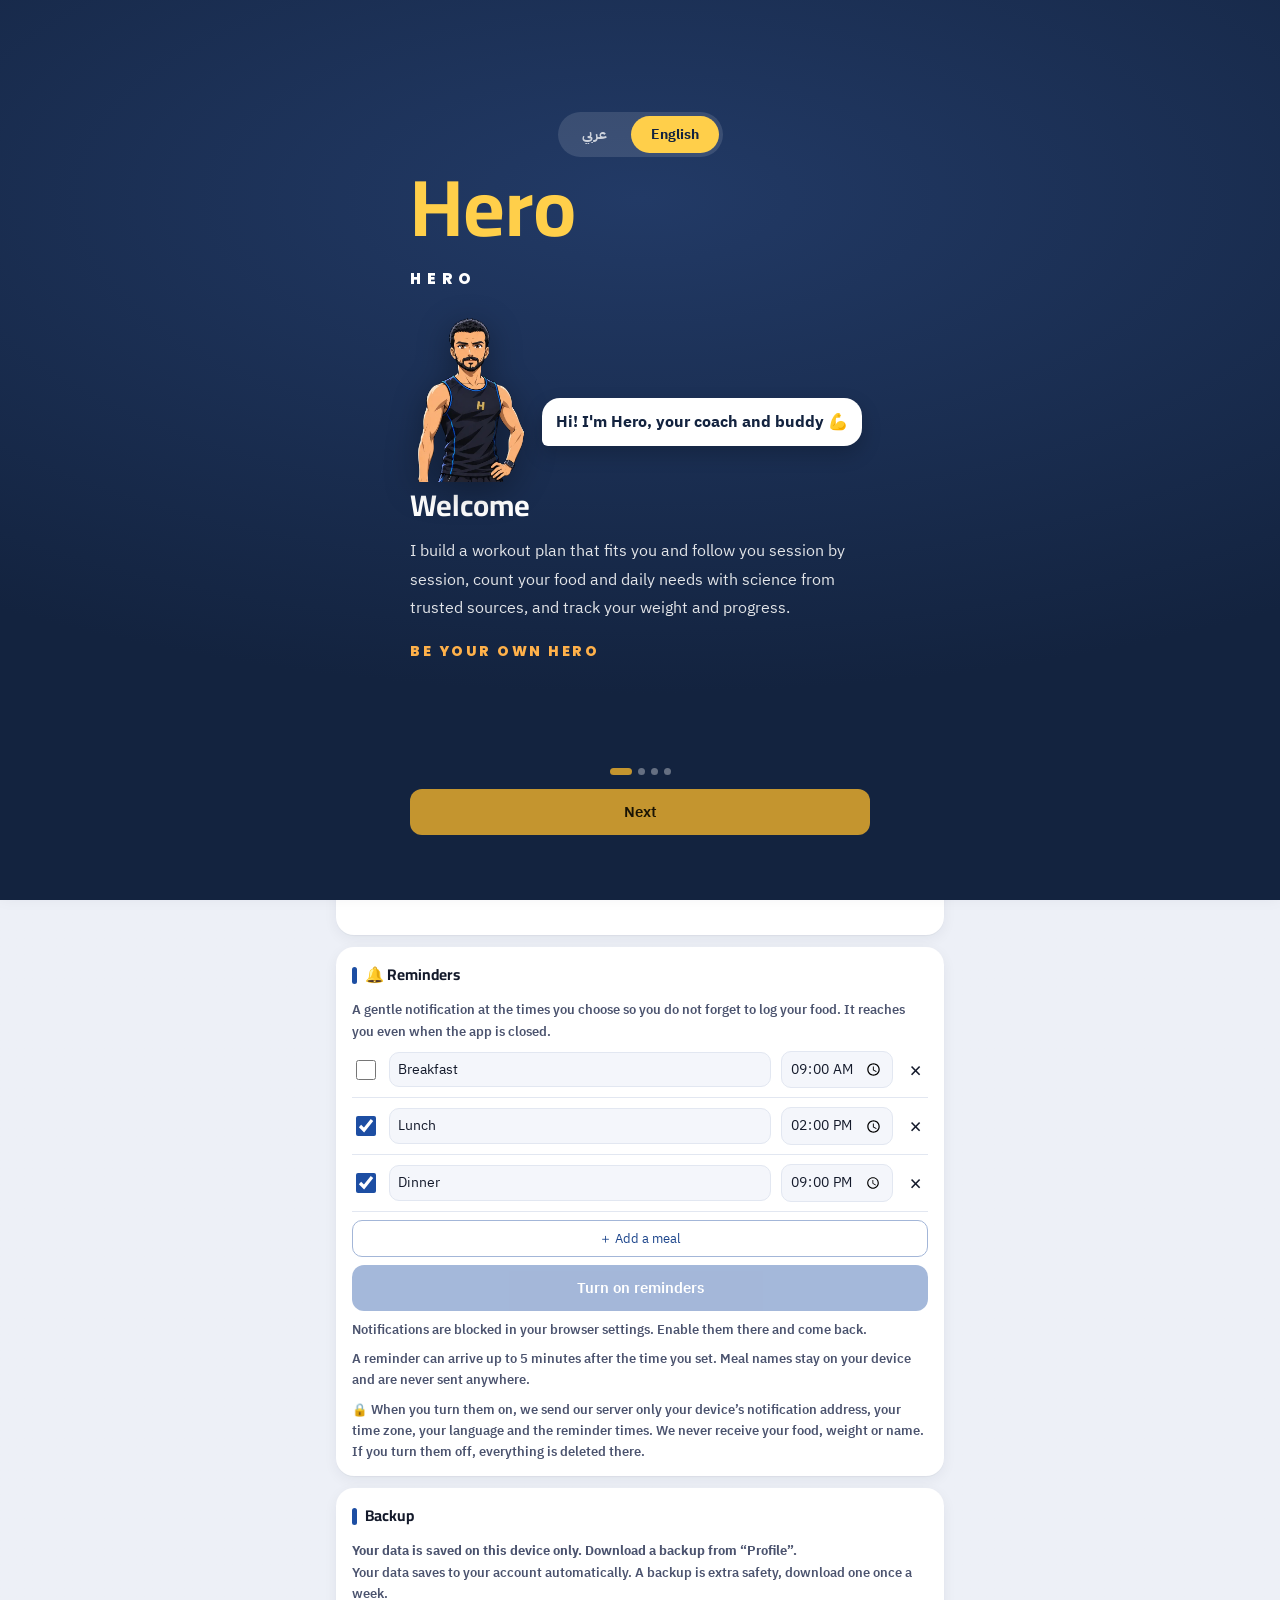
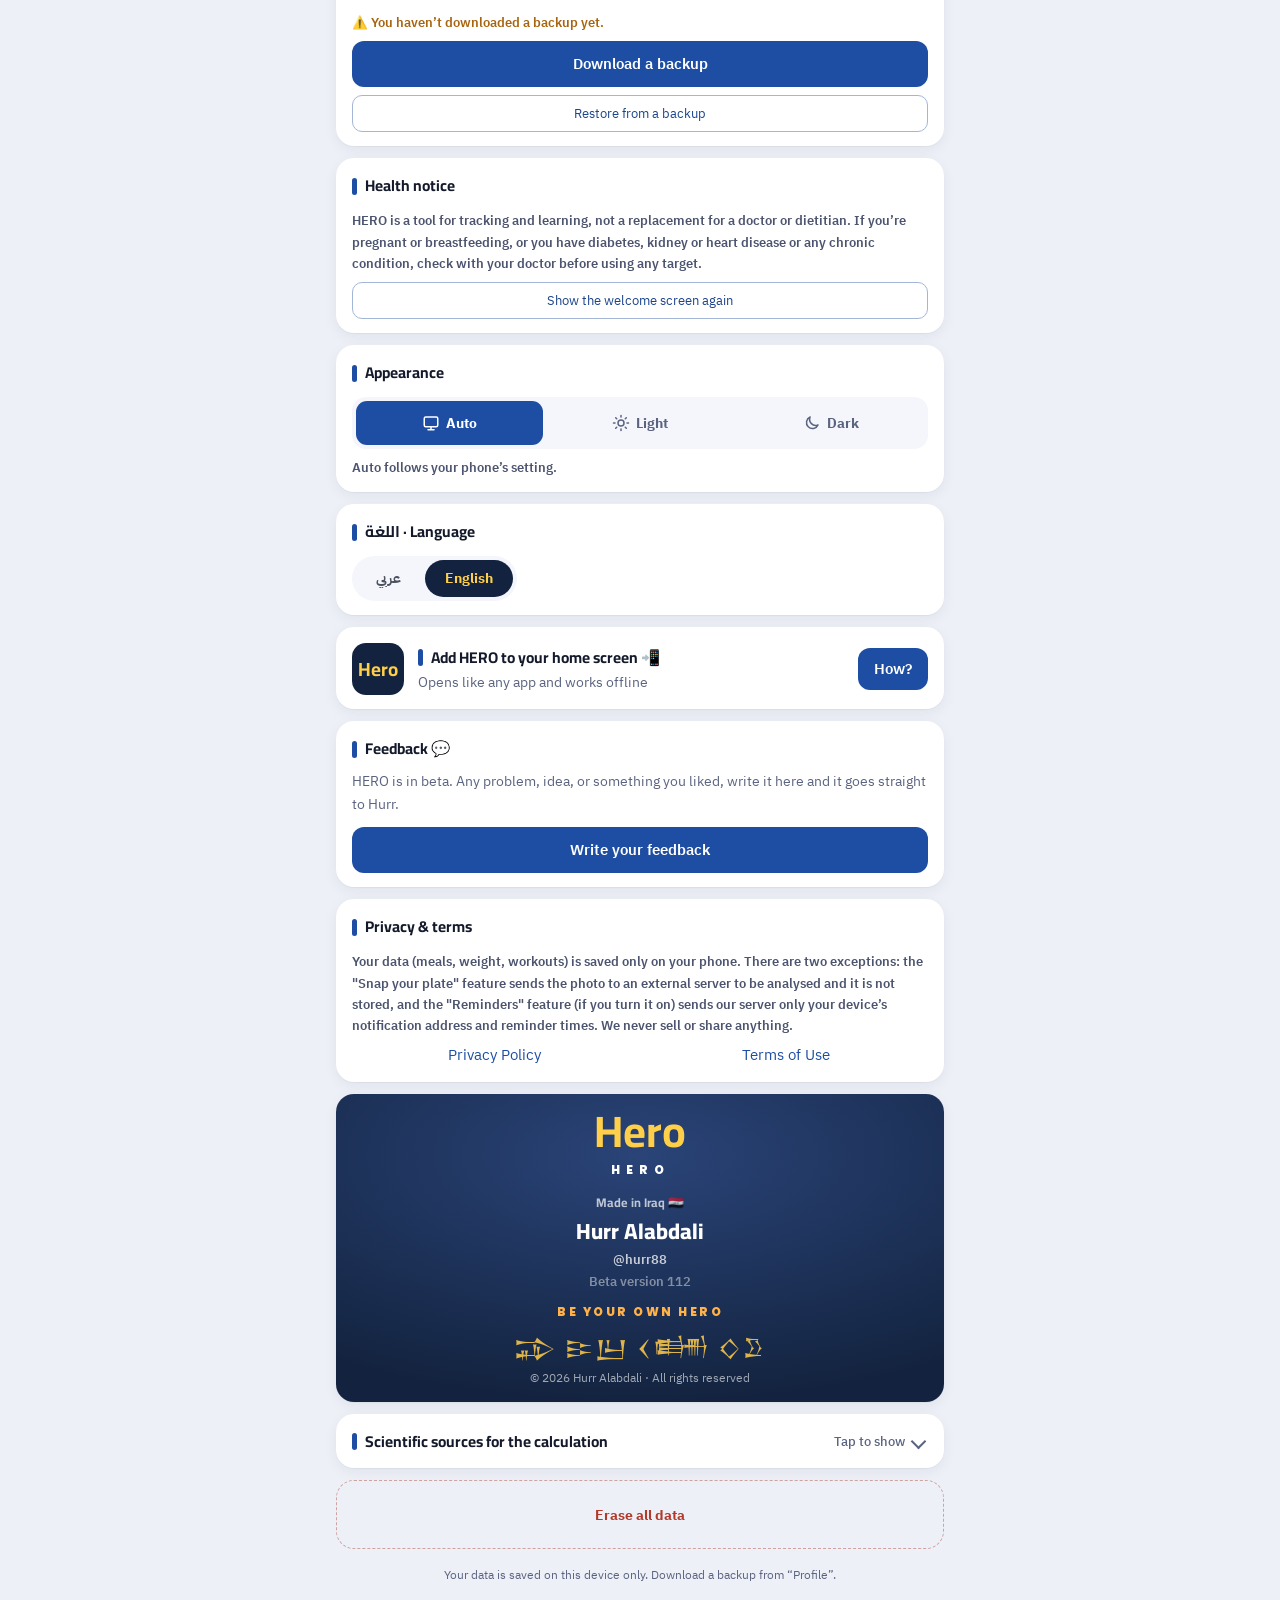
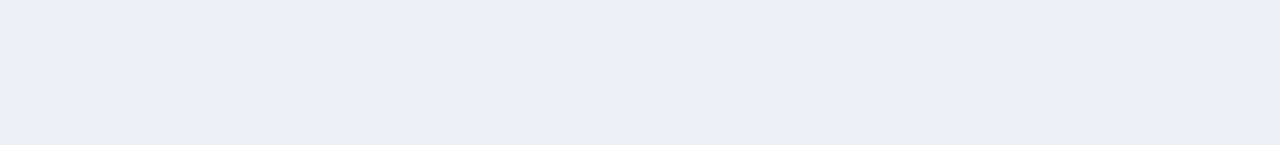
<file: index.html>
<!doctype html>
<html lang="ar" dir="rtl">
<head>
<!-- هيرو · HERO — © 2026 حُرّ العبدلي (Hurr Alabdali). جميع الحقوق محفوظة. All rights reserved. -->
<meta name="author" content="حُرّ العبدلي · Hurr Alabdali">
<meta name="copyright" content="© 2026 Hurr Alabdali. All rights reserved.">
<meta charset="utf-8">
<meta name="viewport" content="width=device-width,initial-scale=1,viewport-fit=cover">
<title>هيرو</title>
<meta name="description" content="هيرو: تتبّع أكلك وتمرينك ووزنك بالعراقي. BE YOUR OWN HERO">
<link rel="preload" href="fonts/hero-cuneiform.woff2" as="font" type="font/woff2" crossorigin>
<meta name="theme-color" content="#f2f4f9" media="(prefers-color-scheme: light)">
<meta name="theme-color" content="#0d1220" media="(prefers-color-scheme: dark)">
<script>/* v96: الشكل (تلقائي/فاتح/ليلي) */
(function(){
  function apply(t){
    var r = document.documentElement;
    if(t === 'light' || t === 'dark') r.setAttribute('data-theme', t); else r.removeAttribute('data-theme');
    var dark = t === 'dark' || (t !== 'light' && window.matchMedia && matchMedia('(prefers-color-scheme: dark)').matches);
    document.querySelectorAll('meta[name="theme-color"]').forEach(function(m){ m.setAttribute('content', dark ? '#0d1220' : '#f2f4f9'); if(t === 'light' || t === 'dark') m.removeAttribute('media'); });
  }
  var t = 'auto'; try{ t = localStorage.getItem('hero_theme') || 'auto'; }catch(e){}
  apply(t);
  window.heroTheme = function(v){
    try{ localStorage.setItem('hero_theme', v); }catch(e){}
    apply(v);
    document.querySelectorAll('.theme-pick button').forEach(function(b){ b.setAttribute('aria-pressed', String(b.dataset.t === v)); });
  };
  window.heroThemeNow = function(){ var v = 'auto'; try{ v = localStorage.getItem('hero_theme') || 'auto'; }catch(e){} return v; };
})();
</script>
<meta name="mobile-web-app-capable" content="yes">
<meta name="apple-mobile-web-app-capable" content="yes">
<meta name="apple-mobile-web-app-title" content="هيرو">
<meta name="apple-mobile-web-app-status-bar-style" content="default">
<link rel="manifest" href="manifest.webmanifest">
<link rel="icon" type="image/png" sizes="32x32" href="icons/icon-32.png">
<link rel="apple-touch-icon" href="icons/icon-180.png">
<style>html{background:#f2f4f9}@media (prefers-color-scheme:dark){html{background:#0d1220}}body{margin:0}img{max-width:100%}[hidden]{display:none!important}</style>
<script>window.HERO_PWA = true;</script>
<script src="app-i18n.js?v=112"></script>
</head>
<body>
<div id="ishtar" aria-hidden="true"><svg xmlns="http://www.w3.org/2000/svg" preserveAspectRatio="none">
 <text class="cw" x="0" y="26" font-size="21">𒁉 𒄿𒌨 𒌋𒌦 𒄭𒊒  𒁉 𒄿𒌨 𒌋𒌦 𒄭𒊒  𒁉 𒄿𒌨 𒌋𒌦 𒄭𒊒  𒁉 𒄿𒌨 𒌋𒌦 𒄭𒊒  𒁉 𒄿𒌨 𒌋𒌦 𒄭𒊒  𒁉 𒄿𒌨 𒌋𒌦 𒄭𒊒  𒁉 𒄿𒌨 𒌋𒌦 𒄭𒊒  𒁉 𒄿𒌨 𒌋𒌦 𒄭𒊒</text><path class="cl" d="M0 39H4000"/>
 <text class="cw" x="-60" y="66" font-size="21">𒁉 𒄿𒌨 𒌋𒌦 𒄭𒊒  𒁉 𒄿𒌨 𒌋𒌦 𒄭𒊒  𒁉 𒄿𒌨 𒌋𒌦 𒄭𒊒  𒁉 𒄿𒌨 𒌋𒌦 𒄭𒊒  𒁉 𒄿𒌨 𒌋𒌦 𒄭𒊒  𒁉 𒄿𒌨 𒌋𒌦 𒄭𒊒  𒁉 𒄿𒌨 𒌋𒌦 𒄭𒊒  𒁉 𒄿𒌨 𒌋𒌦 𒄭𒊒</text><path class="cl" d="M0 79H4000"/>
 <text class="cw" x="0" y="106" font-size="21">𒁉 𒄿𒌨 𒌋𒌦 𒄭𒊒  𒁉 𒄿𒌨 𒌋𒌦 𒄭𒊒  𒁉 𒄿𒌨 𒌋𒌦 𒄭𒊒  𒁉 𒄿𒌨 𒌋𒌦 𒄭𒊒  𒁉 𒄿𒌨 𒌋𒌦 𒄭𒊒  𒁉 𒄿𒌨 𒌋𒌦 𒄭𒊒  𒁉 𒄿𒌨 𒌋𒌦 𒄭𒊒  𒁉 𒄿𒌨 𒌋𒌦 𒄭𒊒</text><path class="cl" d="M0 119H4000"/>
 <text class="cw" x="-60" y="146" font-size="21">𒁉 𒄿𒌨 𒌋𒌦 𒄭𒊒  𒁉 𒄿𒌨 𒌋𒌦 𒄭𒊒  𒁉 𒄿𒌨 𒌋𒌦 𒄭𒊒  𒁉 𒄿𒌨 𒌋𒌦 𒄭𒊒  𒁉 𒄿𒌨 𒌋𒌦 𒄭𒊒  𒁉 𒄿𒌨 𒌋𒌦 𒄭𒊒  𒁉 𒄿𒌨 𒌋𒌦 𒄭𒊒  𒁉 𒄿𒌨 𒌋𒌦 𒄭𒊒</text><path class="cl" d="M0 159H4000"/>
 <text class="cw" x="0" y="186" font-size="21">𒁉 𒄿𒌨 𒌋𒌦 𒄭𒊒  𒁉 𒄿𒌨 𒌋𒌦 𒄭𒊒  𒁉 𒄿𒌨 𒌋𒌦 𒄭𒊒  𒁉 𒄿𒌨 𒌋𒌦 𒄭𒊒  𒁉 𒄿𒌨 𒌋𒌦 𒄭𒊒  𒁉 𒄿𒌨 𒌋𒌦 𒄭𒊒  𒁉 𒄿𒌨 𒌋𒌦 𒄭𒊒  𒁉 𒄿𒌨 𒌋𒌦 𒄭𒊒</text><path class="cl" d="M0 199H4000"/>
 <text class="cw" x="-60" y="226" font-size="21">𒁉 𒄿𒌨 𒌋𒌦 𒄭𒊒  𒁉 𒄿𒌨 𒌋𒌦 𒄭𒊒  𒁉 𒄿𒌨 𒌋𒌦 𒄭𒊒  𒁉 𒄿𒌨 𒌋𒌦 𒄭𒊒  𒁉 𒄿𒌨 𒌋𒌦 𒄭𒊒  𒁉 𒄿𒌨 𒌋𒌦 𒄭𒊒  𒁉 𒄿𒌨 𒌋𒌦 𒄭𒊒  𒁉 𒄿𒌨 𒌋𒌦 𒄭𒊒</text><path class="cl" d="M0 239H4000"/>
 <text class="cw" x="0" y="266" font-size="21">𒁉 𒄿𒌨 𒌋𒌦 𒄭𒊒  𒁉 𒄿𒌨 𒌋𒌦 𒄭𒊒  𒁉 𒄿𒌨 𒌋𒌦 𒄭𒊒  𒁉 𒄿𒌨 𒌋𒌦 𒄭𒊒  𒁉 𒄿𒌨 𒌋𒌦 𒄭𒊒  𒁉 𒄿𒌨 𒌋𒌦 𒄭𒊒  𒁉 𒄿𒌨 𒌋𒌦 𒄭𒊒  𒁉 𒄿𒌨 𒌋𒌦 𒄭𒊒</text><path class="cl" d="M0 279H4000"/>
 <text class="cw" x="-60" y="306" font-size="21">𒁉 𒄿𒌨 𒌋𒌦 𒄭𒊒  𒁉 𒄿𒌨 𒌋𒌦 𒄭𒊒  𒁉 𒄿𒌨 𒌋𒌦 𒄭𒊒  𒁉 𒄿𒌨 𒌋𒌦 𒄭𒊒  𒁉 𒄿𒌨 𒌋𒌦 𒄭𒊒  𒁉 𒄿𒌨 𒌋𒌦 𒄭𒊒  𒁉 𒄿𒌨 𒌋𒌦 𒄭𒊒  𒁉 𒄿𒌨 𒌋𒌦 𒄭𒊒</text><path class="cl" d="M0 319H4000"/>
</svg></div>


<script type="importmap">{"imports":{"three":"./vendor/three.module.min.js","three/addons/":"./vendor/jsm/"}}</script>


<style>/* IBM Plex Sans Arabic (SIL OFL 1.1) محلي */@font-face{font-family:'IBM Plex Sans Arabic';font-style:normal;font-weight:400;font-display:swap;src:url(fonts/ibm-plex-sans-arabic-arabic-400-normal.woff2) format('woff2');unicode-range:U+0600-06FF,U+0750-077F,U+0870-088E,U+0890-0891,U+0897-08E1,U+08E3-08FF,U+200C-200E,U+2010-2011,U+204F,U+2E41,U+FB50-FDFF,U+FE70-FE74,U+FE76-FEFC}@font-face{font-family:'IBM Plex Sans Arabic';font-style:normal;font-weight:500;font-display:swap;src:url(fonts/ibm-plex-sans-arabic-arabic-500-normal.woff2) format('woff2');unicode-range:U+0600-06FF,U+0750-077F,U+0870-088E,U+0890-0891,U+0897-08E1,U+08E3-08FF,U+200C-200E,U+2010-2011,U+204F,U+2E41,U+FB50-FDFF,U+FE70-FE74,U+FE76-FEFC}@font-face{font-family:'IBM Plex Sans Arabic';font-style:normal;font-weight:600;font-display:swap;src:url(fonts/ibm-plex-sans-arabic-arabic-600-normal.woff2) format('woff2');unicode-range:U+0600-06FF,U+0750-077F,U+0870-088E,U+0890-0891,U+0897-08E1,U+08E3-08FF,U+200C-200E,U+2010-2011,U+204F,U+2E41,U+FB50-FDFF,U+FE70-FE74,U+FE76-FEFC}@font-face{font-family:'IBM Plex Sans Arabic';font-style:normal;font-weight:700;font-display:swap;src:url(fonts/ibm-plex-sans-arabic-arabic-700-normal.woff2) format('woff2');unicode-range:U+0600-06FF,U+0750-077F,U+0870-088E,U+0890-0891,U+0897-08E1,U+08E3-08FF,U+200C-200E,U+2010-2011,U+204F,U+2E41,U+FB50-FDFF,U+FE70-FE74,U+FE76-FEFC}@font-face{font-family:'IBM Plex Sans Arabic';font-style:normal;font-weight:400;font-display:swap;src:url(fonts/ibm-plex-sans-arabic-latin-400-normal.woff2) format('woff2');unicode-range:U+0000-00FF,U+0131,U+0152-0153,U+02BB-02BC,U+02C6,U+02DA,U+02DC,U+0304,U+0308,U+0329,U+2000-206F,U+20AC,U+2122,U+2191,U+2193,U+2212,U+2215,U+FEFF,U+FFFD}@font-face{font-family:'IBM Plex Sans Arabic';font-style:normal;font-weight:500;font-display:swap;src:url(fonts/ibm-plex-sans-arabic-latin-500-normal.woff2) format('woff2');unicode-range:U+0000-00FF,U+0131,U+0152-0153,U+02BB-02BC,U+02C6,U+02DA,U+02DC,U+0304,U+0308,U+0329,U+2000-206F,U+20AC,U+2122,U+2191,U+2193,U+2212,U+2215,U+FEFF,U+FFFD}@font-face{font-family:'IBM Plex Sans Arabic';font-style:normal;font-weight:600;font-display:swap;src:url(fonts/ibm-plex-sans-arabic-latin-600-normal.woff2) format('woff2');unicode-range:U+0000-00FF,U+0131,U+0152-0153,U+02BB-02BC,U+02C6,U+02DA,U+02DC,U+0304,U+0308,U+0329,U+2000-206F,U+20AC,U+2122,U+2191,U+2193,U+2212,U+2215,U+FEFF,U+FFFD}@font-face{font-family:'IBM Plex Sans Arabic';font-style:normal;font-weight:700;font-display:swap;src:url(fonts/ibm-plex-sans-arabic-latin-700-normal.woff2) format('woff2');unicode-range:U+0000-00FF,U+0131,U+0152-0153,U+02BB-02BC,U+02C6,U+02DA,U+02DC,U+0304,U+0308,U+0329,U+2000-206F,U+20AC,U+2122,U+2191,U+2193,U+2212,U+2215,U+FEFF,U+FFFD}</style>
<link rel="stylesheet" href="app.css?v=112">

<svg width="0" height="0" style="position:absolute" aria-hidden="true" focusable="false"><defs>
 <linearGradient id="lg-flame" x1="0" y1="1" x2="0" y2="0"><stop offset="0" stop-color="#ff5a3c"/><stop offset=".6" stop-color="#ff8a3d"/><stop offset="1" stop-color="#ffc24a"/></linearGradient>
 <linearGradient id="lg-leaf" x1="0" y1="1" x2="0" y2="0"><stop offset="0" stop-color="#11865a"/><stop offset="1" stop-color="#3ccf8e"/></linearGradient>
 <clipPath id="lg-left"><path d="M50 90 C43 70 57 48 50 10 L0 0 L0 100Z"/></clipPath>
 <symbol id="lg-art" viewBox="0 0 100 100"><g class="lg-fl">
  <path d="M50 10 C63 30 77 43 75 64 C73 80 63 90 50 90 C37 90 27 80 25 64 C23 48 36 34 50 10Z" fill="url(#lg-flame)"/>
  <path d="M50 10 C63 30 77 43 75 64 C73 80 63 90 50 90 C37 90 27 80 25 64 C23 48 36 34 50 10Z" fill="url(#lg-leaf)" clip-path="url(#lg-left)"/>
  <path d="M50 88 C43 70 57 48 50 12" fill="none" stroke="#fff" stroke-width="3.2" stroke-linecap="round"/>
  <path d="M47.5 72 L38 64 M52.5 56 L62 49 M48.5 44 L41 38" stroke="#fff" stroke-width="2.4" stroke-linecap="round" opacity=".85"/>
 </g></symbol>
 <symbol id="lg-icon" viewBox="0 0 100 100"><rect width="100" height="100" rx="24" fill="#13233f"/><g transform="translate(10 8) scale(.8)"><use href="#lg-art"/></g></symbol>
</defs></svg>
<div id="splash" aria-hidden="true"><img class="sp-hero" src="media/hero-face.webp" alt=""><div class="sp-nm sp-big">هيرو</div><div class="sp-en">HERO</div><div class="sp-ds">يسويلك جدول تمرين ويتابعك بيه<br>ويحسب أكلك ويتابع وزنك</div><div class="sp-tl" dir="ltr">BE YOUR OWN HERO</div><div class="sp-cun cun" aria-hidden="true">𒁉 𒄿𒌨 𒌋𒌦 𒄭𒊒</div><div class="sp-ld"><i></i></div><div class="sp-by">صُنع في العراق 🇮🇶 · حُرّ العبدلي</div></div>
<script>setTimeout(()=>{ const s = document.getElementById('splash'); if(s){ s.classList.add('out'); setTimeout(()=>s.remove(), 450); } }, 1800);</script>
<header class="appbar">
  <div class="appbar-in">
    <div>
      <div class="brand">هيرو <span class="brand-en">HERO</span></div>
      <div class="sub" id="hdr-sub">سجّل معلوماتك من "ملفي" حتى نحسب احتياجك</div>
    </div>
    <button class="ach-chip" id="ach-chip" onclick="achOpen()" aria-label="طريقي: السلسلة والكؤوس"><span class="fire">🔥<b id="ach-streak">0</b></span><span>🏆<b id="ach-count">0</b></span></button>
  </div>
</header>

<main class="wrap">
  <!-- TODAY TAB -->
  <div id="tab-today">
    <div class="daybar">
      <button onclick="shiftDay(-1)" aria-label="اليوم السابق">›</button>
      <label class="day-pick"><span id="day-title">اليوم</span><input type="date" id="day-picker" onchange="setDay(this.value)" onclick="try{this.showPicker()}catch(e){}" aria-label="اختيار اليوم"></label>
      <button id="next-day" onclick="shiftDay(1)" aria-label="اليوم التالي">‹</button>
    </div>
    <div class="goal-note" id="day-label"></div>
    <div class="wk-banner" id="wk-banner" hidden>
      <img src="media/hero-face.webp" alt="">
      <div><b>ملخص أسبوعك جاهز 📋</b><span>شوف شلون مشى أسبوعك، وشنو نركّز عليه الأسبوع الجاي.</span></div>
      <button class="primary" onclick="openWeekSummary()">شوفه</button>
      <button class="x" onclick="wkDismiss()" aria-label="إخفاء">✕</button>
    </div>

    <section class="card hero hero-food" aria-label="ملخص اليوم">
      <h2 id="sum-title">ملخص اليوم</h2>
      <div class="summary">
        <div class="ring" id="ring">
          <svg viewBox="0 0 132 132" width="132" height="132" aria-hidden="true">
            <circle class="track" cx="66" cy="66" r="54"/>
            <circle class="prog" id="ring-prog" cx="66" cy="66" r="54" stroke-dasharray="0 340"/>
          </svg>
          <div class="ring-center">
            <div class="ring-num" id="ring-num">0</div>
            <div class="ring-lbl" id="ring-lbl">سعرة</div>
          </div>
        </div>
        <div class="macros">
          <div class="macro" id="row-cal">
            <div class="macro-top"><span class="macro-name"><i class="dot d-cal"></i>سعرات</span><span class="macro-val"><b id="sum-cal">0</b> <span class="macro-goal" id="lbl-cal"></span></span></div>
            <div class="bar"><div id="bar-cal" style="width:0%"></div></div>
          </div>
          <div class="macro">
            <div class="macro-top"><span class="macro-name"><i class="dot d-pro"></i>بروتين</span><span class="macro-val"><b id="sum-pro">0</b> <span class="macro-goal" id="lbl-pro"></span></span></div>
            <div class="bar"><div id="bar-pro" style="width:0%"></div></div>
          </div>
          <div class="macro">
            <div class="macro-top"><span class="macro-name"><i class="dot d-carb"></i>كارب</span><span class="macro-val"><b id="sum-carb">0</b> <span class="macro-goal" id="lbl-carb"></span></span></div>
            <div class="bar"><div id="bar-carb" style="width:0%"></div></div>
          </div>
          <div class="macro">
            <div class="macro-top"><span class="macro-name"><i class="dot d-fat"></i>دهون</span><span class="macro-val"><b id="sum-fat">0</b> <span class="macro-goal" id="lbl-fat"></span></span></div>
            <div class="bar"><div id="bar-fat" style="width:0%"></div></div>
          </div>
        </div>
      </div>
      <div class="goal-note" id="today-note"></div>
    </section>


    <section class="card" id="quick-card" style="display:none;" hidden data-off="1">
      <h2>إضافة سريعة</h2>
      <div class="chips" id="quick-meals"></div>
      <div class="btn-row" id="repeat-row" style="display:none;">
        <button class="ghost" id="repeat-btn" onclick="repeatPrevDay()"></button>
      </div>
    </section>

    <section class="card">
      <h2><span id="meals-title">وجبات اليوم</span></h2>
      <div id="today-meals"><div class="empty">لا توجد وجبات بعد</div></div>
    </section>

    <section class="card" id="water-card" aria-label="الماي">
      <div class="water-head">
        <h2 style="margin:0;"><i class="dot d-water"></i>الماي</h2>
        <span class="macro-val"><b id="water-now">0</b> <span class="macro-goal" id="water-goal"></span></span>
      </div>
      <div class="cups" id="water-cups" aria-hidden="true" onclick="addWater(250)"></div>
      <div class="nudge" id="water-nudge" hidden>
        <span>صار لك فترة ما شربت ماي. كوب هسه؟</span>
        <button class="ghost" onclick="addWater(250)">+ كوب</button>
      </div>
      <div class="btn-row">
        <button class="ghost" onclick="addWater(250)">+ كوب (250 مل)</button>
        <button class="ghost" onclick="addWater(500)">+ قنينة (500 مل)</button>
        <button class="ghost" id="water-undo" onclick="undoWater()">تراجع</button>
      </div>
      <div class="goal-note" id="water-note"></div>
    </section>

    <section class="card" id="sleep-card" aria-label="النوم">
      <div class="water-head">
        <h2 style="margin:0;"><i class="dot d-sleep"></i>النوم</h2>
        <span class="macro-val"><b id="sleep-now">—</b> <span class="macro-goal">ساعة</span></span>
      </div>
      <div class="sl-q" id="sleep-q">نمت كم ساعة البارحة؟</div>
      <div class="sl-chips" id="sleep-chips"></div>
      <div class="sl-week" id="sleep-week" aria-hidden="true"></div>
      <div class="goal-note" id="sleep-note"></div>
    </section>

    <section class="card" id="week-card" aria-label="آخر 7 أيام">
      <h2>آخر 7 أيام</h2>
      <div id="week-chart"></div>
      <div class="goal-note" id="week-note"></div>
      <button class="ghost wk-sumbtn" onclick="openWeekSummary()">📋 ملخص الأسبوع</button>
      <button class="ghost wk-sumbtn" onclick="openMonthSummary()">📅 ملخص الشهر</button>
    </section>
  </div>

  <!-- PROFILE TAB -->
  <!-- TRAIN TAB -->
  <div id="tab-train" class="hidden"><div id="tr-root"></div></div>

  <div id="tab-profile" class="hidden">
    <div class="card hero hero-prof" id="need-card">
      <h2>احتياجك اليومي</h2>
      <div id="targets-empty" class="empty">احفظ معلوماتك حتى يظهر احتياجك</div>
      <div id="targets-wrap" style="display:none;">
        <div class="stat-grid">
          <div class="stat"><div class="n" id="t-cal">0</div><div class="l"><i class="dot d-cal"></i>السعرات المطلوبة يومياً</div></div>
          <div class="stat"><div class="n" id="t-pro">0</div><div class="l"><i class="dot d-pro"></i>بروتين (غم)</div></div>
          <div class="stat"><div class="n" id="t-carb">0</div><div class="l"><i class="dot d-carb"></i>كارب (غم)</div></div>
          <div class="stat"><div class="n" id="t-fat">0</div><div class="l"><i class="dot d-fat"></i>دهون (غم)</div></div>
          <div class="stat"><div class="n" id="t-bmr">0</div><div class="l">الأيض الأساسي BMR (الحد الأدنى)</div></div>
          <div class="stat"><div class="n" id="t-tdee">0</div><div class="l" id="t-tdee-lbl">حرقك اليومي الكلي TDEE</div></div>
          <div class="stat"><div class="n" id="t-water">0</div><div class="l">ماء كلي (لتر/يوم، ~20% منه من الأكل)</div></div>
          <div class="stat"><div class="n" id="t-diff">0</div><div class="l" id="t-diff-lbl">العجز اليومي (سعرة)</div></div>
        </div>
        <div class="goal-note" id="t-meta"></div>
        <div class="goal-note" id="targets-note"></div>
      </div>
    </div>

    <div class="card" id="pf-card">
      <button type="button" class="pf-head" id="pf-head" onclick="pfToggle()" aria-expanded="true" aria-controls="pf-body">
        <h2>معلوماتك</h2><span class="pf-sum" id="pf-sum"></span><svg class="chev" viewBox="0 0 24 24" aria-hidden="true"><path d="M6 9l6 6 6-6"/></svg>
      </button>
      <div id="pf-body">
      <div class="row">
        <div class="field" style="flex:2 1 180px;"><label>الاسم</label><input type="text" id="pf-name" placeholder="اسمك"></div>
        <div class="field"><label>الجنس</label>
          <select id="pf-sex"><option value="m">ذكر</option><option value="f">أنثى</option></select>
        </div>
      </div>
      <div class="row">
        <div class="field"><label>تاريخ الميلاد</label><input type="date" id="pf-dob"></div>
      </div>
      <div class="row">
        <div class="field"><label>الطول (سم)</label><input type="number" id="pf-height" placeholder="172"></div>
        <div class="field"><label>الوزن (كغم)</label><input type="number" step="0.1" id="pf-weight" placeholder="80"></div>
      </div>
      <div class="row">
        <div class="field" style="flex:1 1 100%;"><label for="pf-activity" id="pf-activity-lbl">مستوى النشاط (يشمل التمرين والحركة اليومية)</label>
          <select id="pf-activity">
            <option value="1.2">خامل — شغل مكتبي، بدون تمرين</option>
            <option value="1.375">خفيف — تمرين 1-3 أيام أو تمرين منزلي قصير</option>
            <option value="1.55">متوسط — تمرين 3-5 أيام بالأسبوع</option>
            <option value="1.725">عالي — تمرين 6-7 أيام بالأسبوع</option>
            <option value="1.9">عالي جداً — شغل بدني متعب + تمرين</option>
          </select>
        </div>
      </div>
      <div class="row">
        <div class="field" style="flex:1 1 100%;"><label>الهدف</label>
          <select id="pf-goal" onchange="togglePace()">
            <option value="cut">تنشيف — خسارة دهون مع الحفاظ على العضل</option>
            <option value="recomp">إعادة تشكيل الجسم — تنشيف بطيء مع بناء عضل</option>
            <option value="maintain">حفاظ على الوزن</option>
            <option value="bulk">تضخيم نظيف تدريجي</option>
            <option value="track">تتبع فقط — أسجل أكلي بدون هدف</option>
            <option value="custom">أهداف مخصصة — أكتب أرقامي بنفسي (من طبيب أو مدرب)</option>
          </select>
        </div>
      </div>
      <div class="row" id="pace-row">
        <div class="field" style="flex:1 1 100%;"><label>السرعة</label>
          <select id="pf-pace">
            <option value="slow" id="pace-slow">هادئة</option>
            <option value="fast" id="pace-fast">أسرع</option>
          </select>
        </div>
      </div>
      <div id="custom-row" style="display:none;">
        <div class="goal-note" style="margin:0 0 10px;">اكتب أهدافك اليومية. السعرات ضرورية، والباقي اختياري: اللي تتركه فارغ نحسبه تلقائياً.</div>
        <div class="row">
          <div class="field"><label for="pf-c-cal">السعرات يومياً</label><input type="number" id="pf-c-cal" inputmode="decimal" min="0" placeholder="مثلاً 1900"></div>
          <div class="field"><label for="pf-c-pro">بروتين (غم)</label><input type="number" id="pf-c-pro" inputmode="decimal" min="0" placeholder="تلقائي"></div>
        </div>
        <div class="row">
          <div class="field"><label for="pf-c-carb">كارب (غم)</label><input type="number" id="pf-c-carb" inputmode="decimal" min="0" placeholder="تلقائي"></div>
          <div class="field"><label for="pf-c-fat">دهون (غم)</label><input type="number" id="pf-c-fat" inputmode="decimal" min="0" placeholder="تلقائي"></div>
        </div>
      </div>
      <button class="primary" onclick="saveProfile()">حفظ وحساب احتياجي</button>
      </div>
    </div>

    <div class="card" id="hist-card">
      <h2>سجل الأيام السابقة <span class="pill">اضغط على اليوم لفتحه</span></h2>
      <div id="day-history"><div class="empty">لا يوجد سجل بعد</div></div>
    </div>

    <div class="card" id="remind-card" hidden>
      <h2>🔔 التذكيرات</h2>
      <div class="goal-note" style="margin-top:0;">إشعار لطيف بالأوقات اللي تحددها حتى ما تنسى تسجّل أكلك. يوصلك حتى والتطبيق مسكّر.</div>
      <div id="push-rows"></div>
      <div class="btn-row"><button type="button" class="ghost" id="push-add" onclick="pushAddRow()">＋ ضيف وجبة</button></div>
      <div class="btn-row">
        <button class="primary" id="push-toggle" onclick="pushToggle()">فعّل التذكيرات</button>
        <button class="ghost" id="push-test" onclick="pushTest()" hidden>جرّب إشعار</button>
      </div>
      <div class="goal-note" id="push-note"></div>
      <div class="goal-note">قد يوصل التذكير خلال 5 دقايق من الوقت اللي تحدده. أسماء الوجبات تبقى بجهازك ولا تنرسل لأي مكان.</div>
      <div class="goal-note">🔒 لما تفعّلها نرسل لسيرفرنا بس عنوان إشعارات جهازك ومنطقتك الزمنية ولغتك وأوقات التذكير. ما نستلم أكلك ولا وزنك ولا اسمك. إذا طفيتها ينمسح كل شي عنده.</div>
    </div>

    <div class="card" id="backup-card">
      <h2>النسخة الاحتياطية</h2>
      <div class="goal-note" style="margin-top:0;"><b id="cloud-status-2">دا نتأكد من مكان الحفظ...</b><br>بياناتك تنحفظ بحسابك تلقائياً. النسخة الاحتياطية زيادة أمان، نزّلها مرة بالأسبوع.</div>
      <div class="goal-note" id="backup-status"></div>
      <div class="btn-row">
        <button class="primary" onclick="exportBackup()">تنزيل نسخة احتياطية</button>
      </div>
      <div class="btn-row">
        <button class="ghost" onclick="document.getElementById('import-file').click()">استرجاع من نسخة</button>
        <input type="file" id="import-file" accept=".json,application/json" style="display:none;" onchange="importBackup(this)">
      </div>
      <div id="backup-fallback" style="display:none; margin-top:10px;">
        <div class="goal-note">ما گدرنا ننزل الملف هنا. انسخ النص هذا واحفظه بملاحظاتك:</div>
        <textarea id="backup-text" readonly style="width:100%; height:120px; margin-top:6px; background:var(--bg); color:var(--ink); border:1px solid var(--line); border-radius:8px; font-size:11px;"></textarea>
      </div>
    </div>

    <div class="card">
      <h2>تنبيه صحي</h2>
      <div class="goal-note" style="margin-top:0;">هيرو أداة للمتابعة والتثقيف، مو بديل عن الطبيب أو أخصائي التغذية. إذا كنتِ حامل أو مرضعة، أو عندك سكري أو أمراض كلى أو قلب أو أي حالة مزمنة، راجع طبيبك قبل ما تعتمد أي هدف.</div>
      <div class="btn-row"><button class="ghost" onclick="openOnboard()">عرض شاشة الترحيب مرة ثانية</button></div>
    </div>

    <div class="card theme-card">
      <h2>الشكل</h2>
      <div class="theme-pick" role="group" aria-label="الشكل">
        <button type="button" data-t="auto" aria-pressed="false" onclick="heroTheme('auto')"><svg viewBox="0 0 24 24" aria-hidden="true"><rect x="3" y="4" width="18" height="13" rx="2"/><path d="M8 21h8M12 17v4"/></svg><span>تلقائي</span></button>
        <button type="button" data-t="light" aria-pressed="false" onclick="heroTheme('light')"><svg viewBox="0 0 24 24" aria-hidden="true"><circle cx="12" cy="12" r="4"/><path d="M12 2v2M12 20v2M2 12h2M20 12h2M4.9 4.9l1.4 1.4M17.7 17.7l1.4 1.4M4.9 19.1l1.4-1.4M17.7 6.3l1.4-1.4"/></svg><span>فاتح</span></button>
        <button type="button" data-t="dark" aria-pressed="false" onclick="heroTheme('dark')"><svg viewBox="0 0 24 24" aria-hidden="true"><path d="M20 14.5A8 8 0 0 1 9.5 4a8 8 0 1 0 10.5 10.5z"/></svg><span>ليلي</span></button>
      </div>
      <div class="goal-note">تلقائي: يمشي ويا إعداد موبايلك.</div>
    </div>

    <div class="card lang-card">
      <h2 data-no-tr>اللغة · Language</h2>
      <div class="lang-pick" data-no-tr><button type="button" class="ar" onclick="I18N.set('ar')">عربي</button><button type="button" class="en" onclick="I18N.set('en')">English</button></div>
    </div>

    <div class="card inst-card" id="inst-card" hidden>
      <div class="inst-mark">هيرو</div>
      <div class="inst-txt"><h2>نزّل هيرو على شاشتك 📲</h2><p>يفتح مثل أي تطبيق ويشتغل بدون نت</p></div>
      <button class="primary" onclick="INST.open()">شلون؟</button>
    </div>

    <div class="card fb-card">
      <h2>رأيك يهمنا 💬</h2>
      <p>هيرو بالنسخة التجريبية. أي مشكلة، أو فكرة، أو شي عجبك، اكتبه هنا ويوصل مباشرة لحر.</p>
      <button class="primary" onclick="fbOpen()">اكتب رأيك</button>
    </div>

    <div class="card legal-card">
      <h2>الخصوصية والشروط</h2>
      <div class="goal-note" style="margin-top:0;">بياناتك (أكلك، وزنك، تمارينك) تنحفظ بموبايلك بس. الاستثناءان: ميزة «صوّر صحنك» ترسل الصورة لسيرفر خارجي حتى يحللها وما تنحفظ، وميزة «التذكيرات» (إذا فعّلتها) ترسل لسيرفرنا عنوان إشعارات جهازك وأوقات التذكير بس. وما نبيع أو نشارك أي شي.</div>
      <div class="btn-row"><a class="ghost legal-btn" href="privacy.html" target="_blank" rel="noopener">سياسة الخصوصية</a><a class="ghost legal-btn" href="terms.html" target="_blank" rel="noopener">الشروط والأحكام</a></div>
    </div>

    <div class="card about-card">
      <div class="about-top"><span class="about-word">هيرو</span><span class="about-en">HERO</span></div>
      <div class="about-line">صُنع في العراق 🇮🇶</div>
      <div class="about-name">حُرّ العبدلي</div>
      <div class="about-sub"><span dir="ltr">@hurr88</span></div>
      <div class="about-sub" style="opacity:.6">نسخة تجريبية 112</div>
      <div class="about-motto" dir="ltr">BE YOUR OWN HERO</div>
      <div class="about-cun cun" aria-hidden="true">𒁉 𒄿𒌨 𒌋𒌦 𒄭𒊒</div>
      <div class="about-copy">© 2026 حُرّ العبدلي · جميع الحقوق محفوظة</div>
    </div>

    <details class="card">
      <summary><h2>المصادر العلمية للحسبة</h2><span class="sum-hint">اضغط للعرض</span></summary>
      <div class="goal-note" style="margin-top:0;">
        <b>الأيض الأساسي:</b> معادلة Mifflin-St Jeor — توصي بها أكاديمية التغذية الأمريكية، وتتوقع الحرق بدقة ±10% عند حوالي 70-80% من الناس. <a href="https://www.andeal.org/template.cfm?template=guide_summary&key=621" target="_blank">AND</a><br>
        <b>معامل النشاط:</b> أضعف حلقة بالحسبة، لهذا نوفر "حرقك الحقيقي" من سجلك. بيانات منظمة الصحة العالمية: حتى موظف المكتب يحرق 1.4-1.69 × أيضه الأساسي. <a href="https://www.fao.org/4/y5686e/y5686e07.htm" target="_blank">FAO/WHO</a><br>
        <b>سرعة التنشيف:</b> 0.5-1% من الوزن بالأسبوع للحفاظ على العضل. <a href="https://link.springer.com/article/10.1186/1550-2783-11-20" target="_blank">Helms 2014</a> · النزول البطيء (0.7%) حافظ على العضل أفضل من السريع (1.4%). <a href="https://pmc.ncbi.nlm.nih.gov/articles/PMC7052702/" target="_blank">Roberts 2020</a><br>
        <b>التضخيم:</b> فائض 10-20% فوق الحرق، وزيادة 0.25-0.5% بالأسبوع. <a href="https://www.mdpi.com/2075-4663/7/7/154" target="_blank">Iraki 2019</a><br>
        <b>البروتين:</b> 1.6 غم/كغم يكفي لأغلب الناس، والحد الأعلى المفيد حوالي 2.2. <a href="https://pubmed.ncbi.nlm.nih.gov/28698222/" target="_blank">Morton 2018</a> · أعلى بالتنشيف (1.6-2.4). <a href="https://link.springer.com/article/10.1186/s12970-017-0177-8" target="_blank">ISSN 2017</a><br>
        <b>الدهون:</b> 25% من السعرات، ضمن النطاق الموصى 20-35%. <b>الكارب:</b> الباقي.<br>
        <b>الماء:</b> 2.5 لتر للرجال و2.0 للنساء (كلي، منه ~20% من الأكل) — أكثر بالحر والتمرين. <a href="https://www.gssiweb.org/sports-science-exchange/article/hydration-for-health-and-wellness" target="_blank">EFSA</a><br>
        <b>محيط الخصر:</b> المخاطر ترتفع من 94 سم للرجال و80 للنساء، وبوضوح من 102 و88. <a href="https://www.who.int/publications/i/item/9789241501491" target="_blank">WHO 2008</a><br>
        <b>قيم الأكل:</b> من قاعدة بيانات وزارة الزراعة الأمريكية USDA FoodData Central. الأكلات العراقية المطبوخة ما إلها قيم رسمية، فمعلّمة "تقديري". <a href="https://fdc.nal.usda.gov/" target="_blank">USDA</a><br>
        ⚠️ كل هذي تقديرات لمتوسط الناس. أدق رقم هو حرقك الفعلي المحسوب من سجلك.
      </div>
    </details>

    <div class="card danger-card">
      <button type="button" class="link-danger" onclick="resetAll()">مسح كل البيانات</button>
    </div>
  </div>

  <!-- WEIGHT TAB -->
  <div id="tab-weight" class="hidden">
    <div class="card">
      <h2>تسجيل وزن</h2>
      <div class="row">
        <div class="field"><label>الوزن (كغم)</label><input type="number" step="0.1" id="in-weight" placeholder="80"></div>
        <div class="field"><label for="in-weight-date">التاريخ</label><label class="day-pick wd-pick"><span id="wd-label">اليوم</span><input type="date" id="in-weight-date" onchange="wdSync()" onclick="try{this.showPicker()}catch(e){}"></label></div>
      </div>
      <button class="primary" onclick="addWeight()">تسجيل الوزن</button>
    </div>

    <div class="card hero hero-weight">
      <h2>آخر وزن مسجل</h2>
      <div class="stat-grid">
        <div class="stat"><div class="n" id="last-weight">—</div><div class="l">آخر وزن (كغم)</div></div>
        <div class="stat"><div class="n" id="weight-change">—</div><div class="l">التغير منذ أول تسجيل</div></div>
      </div>
      <div class="goal-note" id="weight-rate"></div>
      <button type="button" class="share-mini" id="weight-share" hidden onclick="shareOpen('weight')"><svg viewBox="0 0 24 24" aria-hidden="true"><path d="M12 15V3M7 8l5-5 5 5"/><path d="M5 12v7a2 2 0 0 0 2 2h10a2 2 0 0 0 2-2v-7"/></svg><span>شارك تقدّمك</span></button>
    </div>

    <div class="card">
      <h2>تطور الوزن</h2>
      <div id="weight-chart"></div>
      <div class="goal-note">الوزن اليومي يتذبذب بسبب الماي والأكل والملح. الخط (معدل 7 أيام) هو اللي يبين الاتجاه الحقيقي.</div>
    </div>

    <details class="card waist" id="waist-card">
      <summary><h2 style="display:inline; margin:0;">محيط الخصر (اختياري)</h2></summary>
      <div class="goal-note">لهدف السكس باك، الخصر أدق من الوزن: ممكن الوزن يبقى ثابت لأنك دا تبني عضل وتخسر دهون، بس الخصر ينزل. قيسه مرة بالأسبوع، الصبح قبل الأكل، على مستوى السرة، والبطن مرتاح بدون شد.</div>
      <div class="row" style="margin-top:10px;">
        <div class="field"><label for="in-waist">الخصر (سم)</label><input type="number" id="in-waist" inputmode="decimal" step="0.1" placeholder="90"></div>
        <div class="field"><label for="in-waist-date">التاريخ</label><input type="date" id="in-waist-date"></div>
      </div>
      <button class="ghost" style="width:100%;" onclick="addWaist()">تسجيل القياس</button>
      <div id="waist-chart" style="margin-top:12px;"></div>
      <div class="goal-note" id="waist-note"></div>
      <div id="waist-list"></div>
    </details>

    <div class="card">
      <h2>حرقك الحقيقي (من سجلك)</h2>
      <div class="goal-note" id="real-tdee" style="margin-top:0;">يحتاج 14 يوم على الأقل: وزن مسجل ببداية ونهاية الفترة، وأكل مسجل بأغلب الأيام.</div>
      <div class="row" id="real-tdee-btns" style="display:none; margin-top:10px;">
        <button class="primary" style="flex:1;" onclick="useRealTdee()">اعتمد هذا الرقم</button>
      </div>
      <div class="row" id="real-tdee-reset" style="display:none; margin-top:10px;">
        <button class="ghost" onclick="clearRealTdee()">رجوع لحسبة المعادلة</button>
      </div>
    </div>

    <div class="card" id="pp-card">
      <h2>صور التقدّم</h2>
      <div class="goal-note" style="margin-top:0;">صورة كل أسبوعين، بنفس المكان والضو والوقفة، تبيّن التغيير أوضح من الميزان.</div>
      <div class="pp-grid" id="pp-grid"></div>
      <div class="btn-row">
        <button class="primary" onclick="ppPick()">📸 ضيف صورة</button>
        <button class="ghost" id="pp-cmp-btn" onclick="ppCompare()" hidden>↔️ قبل وبعد</button>
      </div>
      <div class="btn-row">
        <button class="ghost" onclick="ppExport()">💾 نزّل نسخة من الصور</button>
        <button class="ghost" onclick="document.getElementById('pp-import').click()">📂 استرجع الصور</button>
        <input type="file" id="pp-import" accept=".json,application/json" hidden onchange="ppImport(this)">
      </div>
      <input type="file" accept="image/*" id="pp-input" hidden onchange="ppAdd(this)">
      <div class="goal-note" id="pp-note"></div>
      <div class="goal-note">🔒 الصور تبقى بموبايلك بس: ما تنرسل لأي مكان. نزّل منها ملف نسخة احتياطية (ينحفظ وين تختار إنت) وارجعها بأي وقت. إذا مسحت التطبيق أو بيانات المتصفح تنمسح من الجهاز.</div>
    </div>

    <div class="card">
      <h2>سجل الوزن</h2>
      <div id="weight-list"><div class="empty">لا توجد تسجيلات بعد</div></div>
    </div>
  </div>


  <!-- HISTORY TAB: من نسخة 94 بطاقاته بـ«ملفي» -->
  <div id="tab-history" class="hidden"></div>

  <!-- PRODUCTS TAB (library) -->
  <div id="tab-products" class="hidden">
    <button type="button" class="lib-back" onclick="switchTab('today'); openSheet();">› رجوع لإضافة الأكل</button>
    <div class="seg" role="tablist">
      <button class="seg-btn active" data-lib="meals" onclick="libTab('meals')">وجباتي</button>
      <button class="seg-btn" data-lib="recipes" onclick="libTab('recipes')">طبخاتي</button>
      <button class="seg-btn" data-lib="products" onclick="libTab('products')">منتجاتي</button>
    </div>

    <div id="lib-meals">
      <div class="card">
        <h2>وجباتي الجاهزة</h2>
        <div class="goal-note" style="margin-top:0;">وجبة تاكلها كثير؟ ابنيها مرة وحدة بتبويب اليوم واضغط <b>"احفظها كوجبة جاهزة"</b>. بعدها تلگاها هنا، وتسجلها بضغطة من «ضيف الأكل» ← وجباتي.</div>
        <div id="saved-meals-list" style="margin-top:8px;"></div>
      </div>
    </div>

    <div id="lib-recipes" class="hidden">
      <div class="card" id="rc-card">
        <h2 id="rc-title">حاسبة الطبخة</h2>
        <div class="goal-note" style="margin-top:0;">سجل كل مكونات الطبخة <b>موزونة قبل الطبخ</b> (استخدم الأصناف "النيئة" إذا موجودة، مثل رز نيء ولحم نيء)، وبعدين وزن الطبخة بعد ما تستوي. التطبيق يحسب قيمة كل 100 غم من طبختك أنت.</div>
        <div class="field" style="margin-top:10px;"><label>اسم الطبخة</label><input type="text" id="rc-name" placeholder="مثلاً: مرق باميا بيتنا"></div>
        <div class="field" style="margin-top:10px;">
          <label>المكون</label>
          <input type="text" id="rc-food" autocomplete="off" placeholder="اكتب: لحم، باميا، زيت..." oninput="onFoodSearch('rc')" onkeydown="onFoodKey(event,'rc')">
          <div class="results" id="rc-results"></div>
        </div>
        <div class="row" style="margin-top:10px; margin-bottom:0;">
          <div class="field" style="flex:1 1 90px;"><label>الكمية</label><input type="number" id="rc-amount" inputmode="decimal" min="0" step="any" placeholder="100" oninput="showFoodInfo('rc')"></div>
          <div class="field" style="flex:2 1 160px;"><label>الوحدة</label><select id="rc-unit" onchange="onUnitChange('rc')"><option value="g">غم</option></select></div>
        </div>
        <div class="goal-note" id="rc-preview"></div>
        <button class="ghost" style="width:100%; margin-top:8px;" onclick="addRcIngredient()">إضافة مكون</button>

        <div id="rc-items" style="margin-top:12px;"><div class="empty">ما أضفت مكونات بعد</div></div>

        <div id="rc-sum-wrap" style="display:none;">
          <div class="goal-note" style="margin-top:12px;"><b>مجموع الطبخة كاملة</b> <span id="rc-raw"></span></div>
          <div class="stat-grid" style="margin-top:6px;">
            <div class="stat"><div class="n" id="rc-cal">0</div><div class="l"><i class="dot d-cal"></i>سعرات</div></div>
            <div class="stat"><div class="n" id="rc-pro">0</div><div class="l"><i class="dot d-pro"></i>بروتين غم</div></div>
            <div class="stat"><div class="n" id="rc-carb">0</div><div class="l"><i class="dot d-carb"></i>كارب غم</div></div>
            <div class="stat"><div class="n" id="rc-fat">0</div><div class="l"><i class="dot d-fat"></i>دهون غم</div></div>
          </div>
        </div>

        <div class="field" style="margin-top:12px;">
          <label>الطبخة كلها تكفي كم حصة (ماعون)؟</label>
          <input type="number" id="rc-servings" inputmode="numeric" min="1" step="1" placeholder="مثلاً 6" oninput="renderRc()">
        </div>
        <div class="goal-note" id="rc-serv-note"></div>

        <details class="manual" id="rc-adv">
          <summary>اختياري: وزن الطبخة بعد الطبخ (إذا تريد تسجل بالغرام)</summary>
          <div class="field" style="margin-top:10px;">
            <label>وزن الطبخة بعد الطبخ (غم)</label>
            <input type="number" id="rc-cooked" inputmode="decimal" min="0" step="any" placeholder="مثلاً 2400" oninput="renderRc()">
          </div>
          <div class="goal-note">زن القدر فارغ، وبعد الطبخ زنه مليان، والفرق هو وزن الطبخة. تحتاجه بس إذا تريد تسجل بالغرام أو الچفچير، لأن الطبخ يغير وزن الأكل (الماي يتبخر أو ينشرب).</div>
          <div class="goal-note" id="rc-per100"></div>
        </details>
        <button class="primary" id="rc-save-btn" style="margin-top:10px;" onclick="saveRecipe()">حفظ الطبخة</button>
        <button class="ghost" id="rc-cancel-btn" style="margin-top:8px; width:100%; display:none;" onclick="resetRc()">إلغاء</button>
      </div>

      <div class="card">
        <h2>طبخاتي المحفوظة</h2>
        <div class="goal-note" style="margin-top:0;">كل طبخة تنحفظ تطلع بالبحث باسم "طبختي: ..." وتكدر تسجلها بالغرام أو بالماعون والچفچير.</div>
        <div id="recipes-list" style="margin-top:8px;"></div>
      </div>
    </div>

    <div id="lib-products" class="hidden">
      <div class="card">
        <h2>إضافة منتج جديد (يحفظ دائماً)</h2>
        <div class="row">
          <div class="field" style="flex:2 1 200px;"><label>اسم المنتج</label><input type="text" id="cf-name" placeholder="مثلاً: لبن كاله بروتين 0% دسم"></div>
          <div class="field"><label>حجم الحصة (غم)</label><input type="number" id="cf-serving" inputmode="decimal" placeholder="مثلاً 240" oninput="updateCfLabels()"></div>
        </div>
        <div class="goal-note">اكتب حجم الحصة مثل ما مكتوب على العلبة بالضبط (مثلاً 240غم أو 30غم)، وبعدين القيم اللي تحتها لنفس الحصة بدون أي تحويل.</div>
        <div class="row">
          <div class="field"><label id="cf-cal-label">السعرات / الحصة</label><input type="number" id="cf-cal" inputmode="decimal" placeholder="0"></div>
          <div class="field"><label id="cf-pro-label">بروتين / الحصة</label><input type="number" id="cf-pro" inputmode="decimal" placeholder="0"></div>
        </div>
        <div class="row">
          <div class="field"><label id="cf-carb-label">كارب / الحصة</label><input type="number" id="cf-carb" inputmode="decimal" placeholder="0"></div>
          <div class="field"><label id="cf-fat-label">دهون / الحصة</label><input type="number" id="cf-fat" inputmode="decimal" placeholder="0"></div>
        </div>
        <div class="row">
          <div class="field"><label for="cf-barcode">الباركود (اختياري)</label><div class="cf-bc"><input type="text" id="cf-barcode" inputmode="numeric" placeholder="رقم الباركود إن وجد"><button type="button" onclick="BC.open('cf')" aria-label="امسح الباركود">📷 امسح</button></div></div>
        </div>
        <div class="goal-note">بعد الحفظ، بالوجبات تكدر تسجله بالغرام أو بـ "حصة العلبة".</div>
        <button class="primary" style="margin-top:10px;" onclick="addCustomFood()">حفظ المنتج بشكل دائم</button>
      </div>

      <div class="card">
        <h2>منتجاتي المحفوظة</h2>
        <div id="custom-food-list"><div class="empty">ما عندك منتجات مضافة بعد</div></div>
      </div>
    </div>
  </div>

  <footer id="cloud-status">دا نتأكد من مكان الحفظ...</footer>
</main>

<div id="bc" class="bc" hidden role="dialog" aria-modal="true" aria-label="امسح الباركود">
  <div class="bc-top">
    <button type="button" class="bc-x" onclick="BC.close()" aria-label="إغلاق">✕</button>
    <div class="bc-title">امسح الباركود</div>
    <button type="button" class="bc-x bc-torch" id="bc-torch" onclick="BC.torch()" aria-label="الضوء" hidden>🔦</button>
  </div>
  <div id="bc-live">
    <div class="bc-cam">
      <video id="bc-video" playsinline muted autoplay></video>
      <div class="bc-frame" id="bc-frame"><i></i></div>
    </div>
    <div class="bc-msg" id="bc-msg"></div>
    <div class="bc-alt">
      <label class="bc-photo">📸 صوّر الباركود<input type="file" accept="image/*" capture="environment" onchange="BC.photo(this)"></label>
      <div class="bc-type">
        <input type="text" id="bc-code" inputmode="numeric" autocomplete="off" placeholder="أو اكتب رقم الباركود" onkeydown="if(event.key==='Enter') BC.typed()">
        <button type="button" onclick="BC.typed()">بحث</button>
      </div>
    </div>
  </div>
  <div id="bc-res" class="bc-res" hidden></div>
</div>

<div id="snap" class="bc snap" hidden role="dialog" aria-modal="true" aria-label="صوّر صحنك">
  <div class="bc-top">
    <button type="button" class="bc-x" onclick="SNAP.close()" aria-label="إغلاق">✕</button>
    <div class="bc-title">صوّر صحنك</div>
    <span class="bc-x" style="visibility:hidden" aria-hidden="true"></span>
  </div>
  <div id="snap-pick" class="snap-pick">
    <div class="snap-hero" aria-hidden="true">🍽️</div>
    <p class="snap-lead">صوّر الصحن من فوك، وهيرو يعرف الأكل ويقدّر الكمية والسعرات.</p>
    <ul class="snap-tips">
      <li>خلي الصحن كامل بالصورة، وبضو زين</li>
      <li>إذا عندك ملعقة أو صمونة جنب الصحن، تساعد بتقدير الحجم</li>
    </ul>
    <label class="bc-photo snap-main">📸 صوّر الصحن<input type="file" accept="image/*" capture="environment" onchange="SNAP.photo(this)"></label>
    <label class="bc-photo">🖼️ اختار صورة من الاستوديو<input type="file" accept="image/*" onchange="SNAP.photo(this)"></label>
    <div class="bc-msg" id="snap-msg" role="status"></div>
    <div class="snap-left" id="snap-left" hidden>باقيلك اليوم: <b id="snap-left-n" data-no-tr></b> صور</div>
    <div class="snap-priv">🔒 لما تختار صورة، تنرسل لسيرفر خارجي حتى تنحلل. ما تنحفظ، وحاول ما يطلع بيها وجوه أو أشياء شخصية.</div>
  </div>
  <div id="snap-wait" class="snap-wait" hidden>
    <img id="snap-img" class="snap-img" alt="">
    <div class="bc-spin"></div>
    <div>هيرو دا يشوف صحنك…</div>
  </div>
  <div id="snap-res" class="bc-res snap-res" hidden>
    <div class="snap-h">هذا اللي شفناه بصحنك</div>
    <div class="goal-note" style="margin-top:0;">تقدير من الصورة، مو وزن دقيق. صحّح الغرامات إذا تعرفها، واحذف أي شي غلط.</div>
    <div id="snap-list"></div>
    <button type="button" class="ghost snap-oil" onclick="SNAP.oil()">🫗 الأكل مدهّن؟ ضيف ملعقة دهن</button>
    <div class="totals snap-tot">
      <div><b id="snap-cal" data-no-tr>0</b><span>سعرة</span></div>
      <div><b id="snap-pro" data-no-tr>0</b><span>بروتين</span></div>
      <div><b id="snap-carb" data-no-tr>0</b><span>كارب</span></div>
      <div><b id="snap-fat" data-no-tr>0</b><span>دهون</span></div>
    </div>
    <button type="button" class="primary" id="snap-add" onclick="SNAP.add()">+ ضيفها للوجبة</button>
    <button type="button" class="ghost bc-again" onclick="SNAP.again()">صوّر مرة ثانية</button>
    <div class="goal-note snap-src">السعرات محسوبة من قاعدة أكل هيرو (USDA وتقديرات الأكلات المحلية).<span id="snap-res-left" hidden> باقيلك اليوم: <b id="snap-res-left-n" data-no-tr></b> صور.</span></div>
  </div>
</div>

<div id="sheet-backdrop" class="sheet-backdrop" hidden onclick="closeSheet()"></div>
<section id="sheet" class="sheet" hidden role="dialog" aria-modal="true" aria-labelledby="draft-title">
  <div class="sheet-head">
    <span class="sheet-grip" aria-hidden="true"></span>
    <h2 id="draft-title">ضيف أكل</h2>
    <button class="icon-btn" onclick="closeSheet()" aria-label="إغلاق">✕</button>
  </div>
  <div class="sheet-body">
    <button type="button" class="snap-btn" onclick="SNAP.open()">📸 صوّر صحنك <small>وهيرو يحسب السعرات</small></button>
    <div class="fav-row" id="fav-row" hidden><div class="fav-h">⭐ وجباتي · ضغطة وحدة وتنسجل</div><div class="fav-chips" id="fav-chips"></div></div>
    <div class="add-step"><i>1</i>اكتب اسم الأكلة واختارها</div>
    <div class="field search-big">
      <svg viewBox="0 0 24 24" fill="none" stroke="currentColor" stroke-width="2.4" stroke-linecap="round" aria-hidden="true"><circle cx="11" cy="11" r="7"/><path d="M20 20l-4-4"/></svg>
      <input type="search" id="db-food" autocomplete="off" enterkeyhint="search" aria-label="ابحث عن أكلة" placeholder="مثلاً: رز، بيض، راشي، دجاج…" oninput="onFoodSearch('db')" onkeydown="onFoodKey(event,'db')">
      <button type="button" class="bc-btn" onclick="BC.open('food')" aria-label="امسح باركود المنتج" title="امسح باركود المنتج"><svg viewBox="0 0 24 24" fill="none" stroke="currentColor" stroke-width="2" stroke-linecap="round" aria-hidden="true"><path d="M3 7V5a2 2 0 0 1 2-2h2M17 3h2a2 2 0 0 1 2 2v2M21 17v2a2 2 0 0 1-2 2h-2M7 21H5a2 2 0 0 1-2-2v-2"/><path d="M7 8v8M10 8v8M13 8v8M16.5 8v8"/></svg></button>
      <div class="results" id="db-results"></div>
      <div class="search-hint" id="db-hint">اكتب أول حرفين وتطلعلك الأكلات، واضغط على اللي تريدها. أو امسح الباركود 📷 وندورلك عليه.</div>
    </div>
    <div class="db-pick" id="db-pick" data-off>
      <div class="add-step"><i>2</i>شكد أكلت؟</div>
      <div class="picked" id="db-picked"></div>
      <div class="row" style="margin-bottom:0;">
        <div class="field" style="flex:1 1 90px;"><label for="db-amount">الكمية</label><input type="number" id="db-amount" inputmode="decimal" min="0" step="any" placeholder="100" oninput="showFoodInfo('db')"></div>
        <div class="field" style="flex:2 1 160px;"><label for="db-unit">الوحدة</label><select id="db-unit" onchange="onUnitChange('db')"><option value="g">غم</option></select></div>
      </div>
      <div class="goal-note" id="db-preview">اختر أكلة من نتائج البحث، وبعدين الكمية والوحدة.</div>
      <button class="primary" style="margin-top:10px;" onclick="addDraftFromDB()">+ ضيفها للوجبة</button>
    </div>
    <div class="lib-or">
      <span>أو اختار من مكتبتك:</span>
      <div class="lib-links" aria-label="مكتبتي">
        <button type="button" onclick="openLib('meals')"><span class="ic">⭐</span>وجباتي<small>الجاهزة</small></button>
        <button type="button" onclick="openLib('recipes')"><span class="ic">🍲</span>طبخاتي<small>من البيت</small></button>
        <button type="button" onclick="openLib('products')"><span class="ic">🏷️</span>منتجاتي<small>من الملصق</small></button>
      </div>
    </div>

    <details class="manual">
      <summary>أكلة مو موجودة؟ أضفها يدوياً</summary>
      <div class="row" style="margin-top:10px;">
        <div class="field"><label for="in-cal">السعرات</label><input type="number" id="in-cal" inputmode="decimal" placeholder="0"></div>
        <div class="field"><label for="in-pro">بروتين (غم)</label><input type="number" id="in-pro" inputmode="decimal" placeholder="0"></div>
      </div>
      <div class="row">
        <div class="field"><label for="in-carb">كارب (غم)</label><input type="number" id="in-carb" inputmode="decimal" placeholder="0"></div>
        <div class="field"><label for="in-fat">دهون (غم)</label><input type="number" id="in-fat" inputmode="decimal" placeholder="0"></div>
      </div>
      <div class="row">
        <div class="field" style="flex:2 1 200px;"><label for="in-note">اسم المقدار</label><input type="text" id="in-note" placeholder="مثلاً: لبن كاله ملعقتين"></div>
      </div>
      <button class="ghost" style="width:100%;" onclick="addDraftManual()">إضافة للوجبة</button>
    </details>

    <div class="card" id="draft-card" style="margin-top:16px; margin-bottom:0;">
      <div class="draft-h">🍽️ وجبتك</div>
      <div class="field"><label for="draft-label">اسم الوجبة</label><input type="text" id="draft-label" placeholder="إذا تتركه فارغ نسميها حسب الوقت"></div>
      <div class="chips" style="margin-top:8px;" aria-label="أسماء جاهزة">
        <button type="button" class="chip" onclick="setMealName('فطور')">فطور</button>
        <button type="button" class="chip" onclick="setMealName('غداء')">غداء</button>
        <button type="button" class="chip" onclick="setMealName('عشاء')">عشاء</button>
        <button type="button" class="chip" onclick="setMealName('سناك')">سناك</button>
      </div>
      <div id="draft-items" style="margin-top:8px;"><div class="empty">لم تضف أي مقدار بعد</div></div>
      <div class="stat-grid" id="draft-totals-wrap" style="display:none;">
        <div class="stat"><div class="n" id="draft-cal">0</div><div class="l"><i class="dot d-cal"></i>سعرات الوجبة</div></div>
        <div class="stat"><div class="n" id="draft-pro">0</div><div class="l"><i class="dot d-pro"></i>بروتين غم</div></div>
        <div class="stat"><div class="n" id="draft-carb">0</div><div class="l"><i class="dot d-carb"></i>كارب غم</div></div>
        <div class="stat"><div class="n" id="draft-fat">0</div><div class="l"><i class="dot d-fat"></i>دهون غم</div></div>
      </div>
      <button class="primary" id="draft-save-btn" style="margin-top:12px;" onclick="saveDraftMeal()">حفظ الوجبة</button>
      <div class="btn-row">
        <button class="ghost" id="draft-saveas-btn" onclick="saveDraftAsSaved()">حفظها كوجبة جاهزة</button>
        <button class="ghost" id="draft-cancel-btn" style="display:none;" onclick="cancelEdit()">إلغاء</button>
      </div>
    </div>
  </div>
</section>

<button id="fab" class="fab" onclick="fabGo()" aria-label="ضيف الأكل">
  <svg viewBox="0 0 24 24" aria-hidden="true"><path d="M12 5v14M5 12h14"/></svg>
  <span>ضيف الأكل</span>
  <span id="fab-badge" class="fab-badge" hidden></span>
</button>

<nav class="bottomnav" aria-label="التنقل">
  <div class="bottomnav-in">
    <button class="tab active" data-tab="today"><svg viewBox="0 0 24 24" aria-hidden="true"><circle cx="12" cy="12" r="8.5"/><circle cx="12" cy="12" r="4.5"/></svg><span>اليوم</span></button>
    <button class="tab" data-tab="train"><svg viewBox="0 0 24 24" aria-hidden="true"><path d="M6.5 7v10M17.5 7v10M3.5 9.5v5M20.5 9.5v5M6.5 12h11"/></svg><span>تمريني</span></button>
    <span class="nav-gap" aria-hidden="true"></span>
    <button class="tab" data-tab="weight"><svg viewBox="0 0 24 24" aria-hidden="true"><rect x="3.5" y="3.5" width="17" height="17" rx="4"/><path d="M8.5 9.5a5 5 0 0 1 7 0M12 9.5l1.5-2"/></svg><span>الوزن</span></button>
    <button class="tab" data-tab="profile"><svg viewBox="0 0 24 24" aria-hidden="true"><circle cx="12" cy="8.5" r="4"/><path d="M4.5 20.5a7.5 7.5 0 0 1 15 0"/></svg><span>ملفي</span></button>
  </div>
</nav>

<div id="tr-backdrop" class="sheet-backdrop" hidden onclick="trCloseSheet()"></div>
<section id="tr-sheet" class="sheet" hidden role="dialog" aria-modal="true" aria-labelledby="tr-sheet-title">
  <div class="sheet-head">
    <span class="sheet-grip" aria-hidden="true"></span>
    <h2 id="tr-sheet-title"></h2>
    <button class="icon-btn" onclick="trCloseSheet()" aria-label="إغلاق">✕</button>
  </div>
  <div class="sheet-body" id="tr-sheet-body"></div>
</section>

<div id="player" class="player" hidden role="dialog" aria-modal="true" aria-labelledby="pl-name">
  <div class="pl-top">
    <button class="icon-btn" onclick="plClose()" aria-label="إنهاء أو خروج من التمرين">✕</button>
    <div class="pl-title"><b id="pl-day"></b><span class="meta">الوقت <span id="pl-clock">00:00</span></span></div>
    <span class="pill" id="pl-count">1/1</span>
  </div>
  <div class="pl-bars" id="pl-bars"></div>
  <div class="pl-body">
    <div id="pl-main" class="pl-in">
      <div class="pl-head"><h2 class="pl-name" id="pl-name"></h2><div class="chips" id="pl-dose"></div></div>
      <div class="stage3d" id="pl-stage">
        <canvas id="pl-canvas" tabindex="0" aria-label="مدرب ثلاثي الأبعاد. اسحب لتدوير الجسم أو استخدم الأسهم."></canvas>
        <div class="s3-msg" id="pl-3dmsg">جاري تحميل المدرب…</div>
        <div class="s3-hint" id="pl-hint">اسحب للتدوير · قرّب بإصبعين</div>
        <div class="s3-tools" id="pl-3dtools">
          <div class="s3-grp" role="group" aria-label="زاوية النظر">
            <button type="button" data-v="angle" aria-pressed="true" onclick="plView('angle')">زاوية</button>
            <button type="button" data-v="front" aria-pressed="false" onclick="plView('front')">أمام</button>
            <button type="button" data-v="side" aria-pressed="false" onclick="plView('side')">جانب</button>
            <button type="button" data-v="back" aria-pressed="false" onclick="plView('back')">خلف</button>
          </div>
          <div class="s3-grp">
            <button type="button" id="pl-cloth" aria-pressed="false" aria-label="لبّس المدرب ملابس رياضية" onclick="plToggleCloth()" hidden><svg viewBox="0 0 24 24" fill="none" stroke="currentColor" stroke-width="1.9" stroke-linejoin="round" aria-hidden="true"><path d="M8.5 3.5 3.5 6.5l2 4 2.5-1.2V20.5h8V9.3l2.5 1.2 2-4-5-3c-.8 1.4-2 2.1-3.5 2.1S9.3 4.9 8.5 3.5z"/></svg></button>
            <button type="button" id="pl-spin" aria-pressed="false" aria-label="تدوير تلقائي" onclick="plToggleSpin()"><svg viewBox="0 0 24 24" fill="none" stroke="currentColor" stroke-width="2" stroke-linecap="round" stroke-linejoin="round" aria-hidden="true"><path d="M21 12a9 9 0 1 1-3-6.7"/><path d="M21 4v5h-5"/></svg></button>
            <button type="button" id="pl-slow" aria-pressed="false" onclick="plToggleSlow()">بطيء</button>
            <button type="button" id="pl-play" aria-pressed="false" aria-label="إيقاف الحركة" onclick="plTogglePlay()"><svg id="pl-ic-pause" viewBox="0 0 24 24" fill="currentColor" aria-hidden="true"><rect x="6" y="5" width="4" height="14" rx="1.2"/><rect x="14" y="5" width="4" height="14" rx="1.2"/></svg><svg id="pl-ic-play" viewBox="0 0 24 24" fill="currentColor" aria-hidden="true" hidden><path d="M8 5.5v13a1 1 0 0 0 1.5.9l10.2-6.5a1 1 0 0 0 0-1.7L9.5 4.6A1 1 0 0 0 8 5.5z"/></svg></button>
          </div>
        </div>
      </div>
      <div class="pl-last" id="pl-last"></div>
      <div class="pl-logcard"><div id="pl-log"></div><div class="setlist" id="pl-sets"></div><div class="pl-steps" id="pl-steps">اختار الوزن ← سوّي الجولة ← دوس «خلصت الجولة»</div><button class="primary" id="pl-done" onclick="plDone()">خلصت الجولة</button></div>
      <div class="btn-row pl-nav"><button class="ghost" id="pl-prev" onclick="plPrev()">السابق</button><button class="ghost" id="pl-swap" onclick="plSwapOpen()">بدّل التمرين</button><button class="ghost" onclick="plSkip()">تخطي</button></div>
      <details class="pl-how" id="pl-how"><summary>طريقة الأداء والعضلات</summary><p class="pl-cue" id="pl-cue"></p><div class="mlegend" id="pl-legend"></div></details>
    </div>
    <div id="pl-summary" hidden></div>
  </div>
  <div class="rest" id="pl-rest" hidden role="status" aria-live="polite">
    <div class="meta" style="font-size:15px;">راحة</div>
    <div class="rest-num" id="pl-rest-num">00:00</div>
    <div class="meta" id="pl-rest-next"></div>
    <div class="btn-row"><button class="ghost" onclick="plRestAdd(15)">+15 ثانية</button><button class="primary" onclick="plRestSkip()">تخطي الراحة</button></div>
  </div>
</div>

<div id="modal" class="modal hidden" role="dialog" aria-modal="true">
  <div class="modal-box">
    <div id="modal-msg"></div>
    <div class="btn-row" style="margin-top:14px;">
      <button class="primary" id="modal-ok">تأكيد</button>
      <button class="ghost" id="modal-cancel">إلغاء</button>
    </div>
  </div>
</div>
<div id="toast" class="toast" role="status" aria-live="polite"></div>

<div id="onboard" class="onboard" hidden role="dialog" aria-modal="true" aria-labelledby="ob-title-0">
  <div class="ob-in">
    <div class="ob-body">
      <section class="ob-step" data-step="0">
        <div class="lang-pick" data-no-tr><button type="button" class="ar" onclick="I18N.set('ar')">عربي</button><button type="button" class="en" onclick="I18N.set('en')">English</button></div>
        <div class="ob-word">هيرو</div><div class="ob-en" dir="ltr">HERO</div>
        <div class="ob-meet"><img class="ob-hero-img" src="media/hero-full.webp" alt="هيرو"><div class="ob-bubble">هلا! أنا هيرو، مدربك ورفيقك 💪</div></div>
        <h1 class="ob-title" id="ob-title-0">أهلاً بيك</h1>
        <p class="ob-text">أسويلك جدول تمرين على مقاسك وأتابعك بيه حصة بحصة، وأحسب أكلك واحتياجك اليومي بطريقة علمية ومن مصادر موثوقة، وأتابع وزنك وتقدّمك.</p>
        <div class="ob-motto" dir="ltr">BE YOUR OWN HERO</div>
      </section>
      <section class="ob-step" data-step="1" hidden>
        <img class="ob-face" src="media/hero-face.webp" alt="">
        <h1 class="ob-title">شلون نشتغل سوا؟</h1>
        <ol class="ob-list">
          <li><b>ملفي:</b> سجّل معلوماتك وهدفك، ونحسب احتياجك اليومي.</li>
          <li><b>ضيف الأكل:</b> ابحث عن الأكلة واختار الكمية بالغرام، أو بالچفچير والماعون والحبة.</li>
          <li><b>تابع:</b> ملخص يومك، معدل أسبوعك، الماي، وتطور وزنك.</li>
        </ol>
      </section>
      <section class="ob-step" data-step="2" hidden>
        <h1 class="ob-title">تنبيه صحي</h1>
        <p class="ob-text">هيرو أداة للمتابعة والتثقيف، مو بديل عن الطبيب أو أخصائي التغذية. الأرقام تقديرات علمية لمتوسط الناس، وتختلف من شخص لشخص.</p>
        <p class="ob-text" style="margin-bottom:6px;">راجع طبيبك قبل ما تعتمد أي هدف إذا:</p>
        <ul class="ob-list ob-ul">
          <li>حامل أو مرضعة</li>
          <li>عندك سكري، أمراض كلى أو قلب، أو أي حالة مزمنة</li>
          <li>تاخذ أدوية تأثر على الأكل أو الوزن</li>
        </ul>
        <p class="ob-text">وإذا التسجيل والأرقام صارت تسببلك ضغط أو قلق من الأكل، اختار هدف "تتبع فقط" أو تكلم ويا مختص.</p>
        <label class="ob-check"><input type="checkbox" id="ob-ack" onchange="obSync()"> قريت التنبيه، وعمري 18 سنة أو أكثر، وأوافق على الشروط وسياسة الخصوصية</label>
        <div class="ob-legal"><a href="terms.html" target="_blank" rel="noopener">الشروط والأحكام</a><a href="privacy.html" target="_blank" rel="noopener">سياسة الخصوصية</a></div>
      </section>
      <section class="ob-step ob-hero" data-step="3" hidden>
        <img class="ob-hero-full" src="media/hero-full.webp" alt="هيرو">
        <div class="hero-line">BE YOUR<br>OWN HERO</div>
        <div class="hero-ar">كُن بطل نفسك</div>
      </section>
    </div>
    <div class="ob-dots" id="ob-dots" aria-hidden="true"><i></i><i></i><i></i><i></i></div>
    <div class="ob-actions">
      <button class="primary" id="ob-next" onclick="obNext()">التالي</button>
      <button class="ob-back" id="ob-back" onclick="obBack()">رجوع</button>
    </div>
  </div>
</div>

<script src="app-main.js?v=112"></script>
<script src="app-extra.js?v=112"></script>


<script>
if('serviceWorker' in navigator && (location.protocol === 'https:' || location.hostname === 'localhost')){
  window.addEventListener('load', ()=>{
    navigator.serviceWorker.register('sw.js').then(reg=>{
      setTimeout(()=>{   // بعد ما يفتح التطبيق: نكمل أي ملف بيانات ناقص (مثلاً انقطع النت وقت التثبيت؛ نتخطى توفير البيانات والشبكات البطيئة)
        try{ const cn = navigator.connection; if(cn && (cn.saveData || /(^|-)2g$/.test(cn.effectiveType || ''))) return; navigator.serviceWorker.ready.then(r=>{ if(r.active) r.active.postMessage({type:'prefetch-data'}); }); }catch(e){}
      }, 6000);
      reg.addEventListener('updatefound', ()=>{ const w = reg.installing; if(!w) return;
        w.addEventListener('statechange', ()=>{ if(w.state === 'installed' && navigator.serviceWorker.controller && typeof notify === 'function') notify('نزل تحديث جديد لهيرو ✨ سكّر التطبيق وافتحه حتى يشتغل'); });
      });
    }).catch(()=>{});
  });
}
</script>
</body>
</html>
</file>
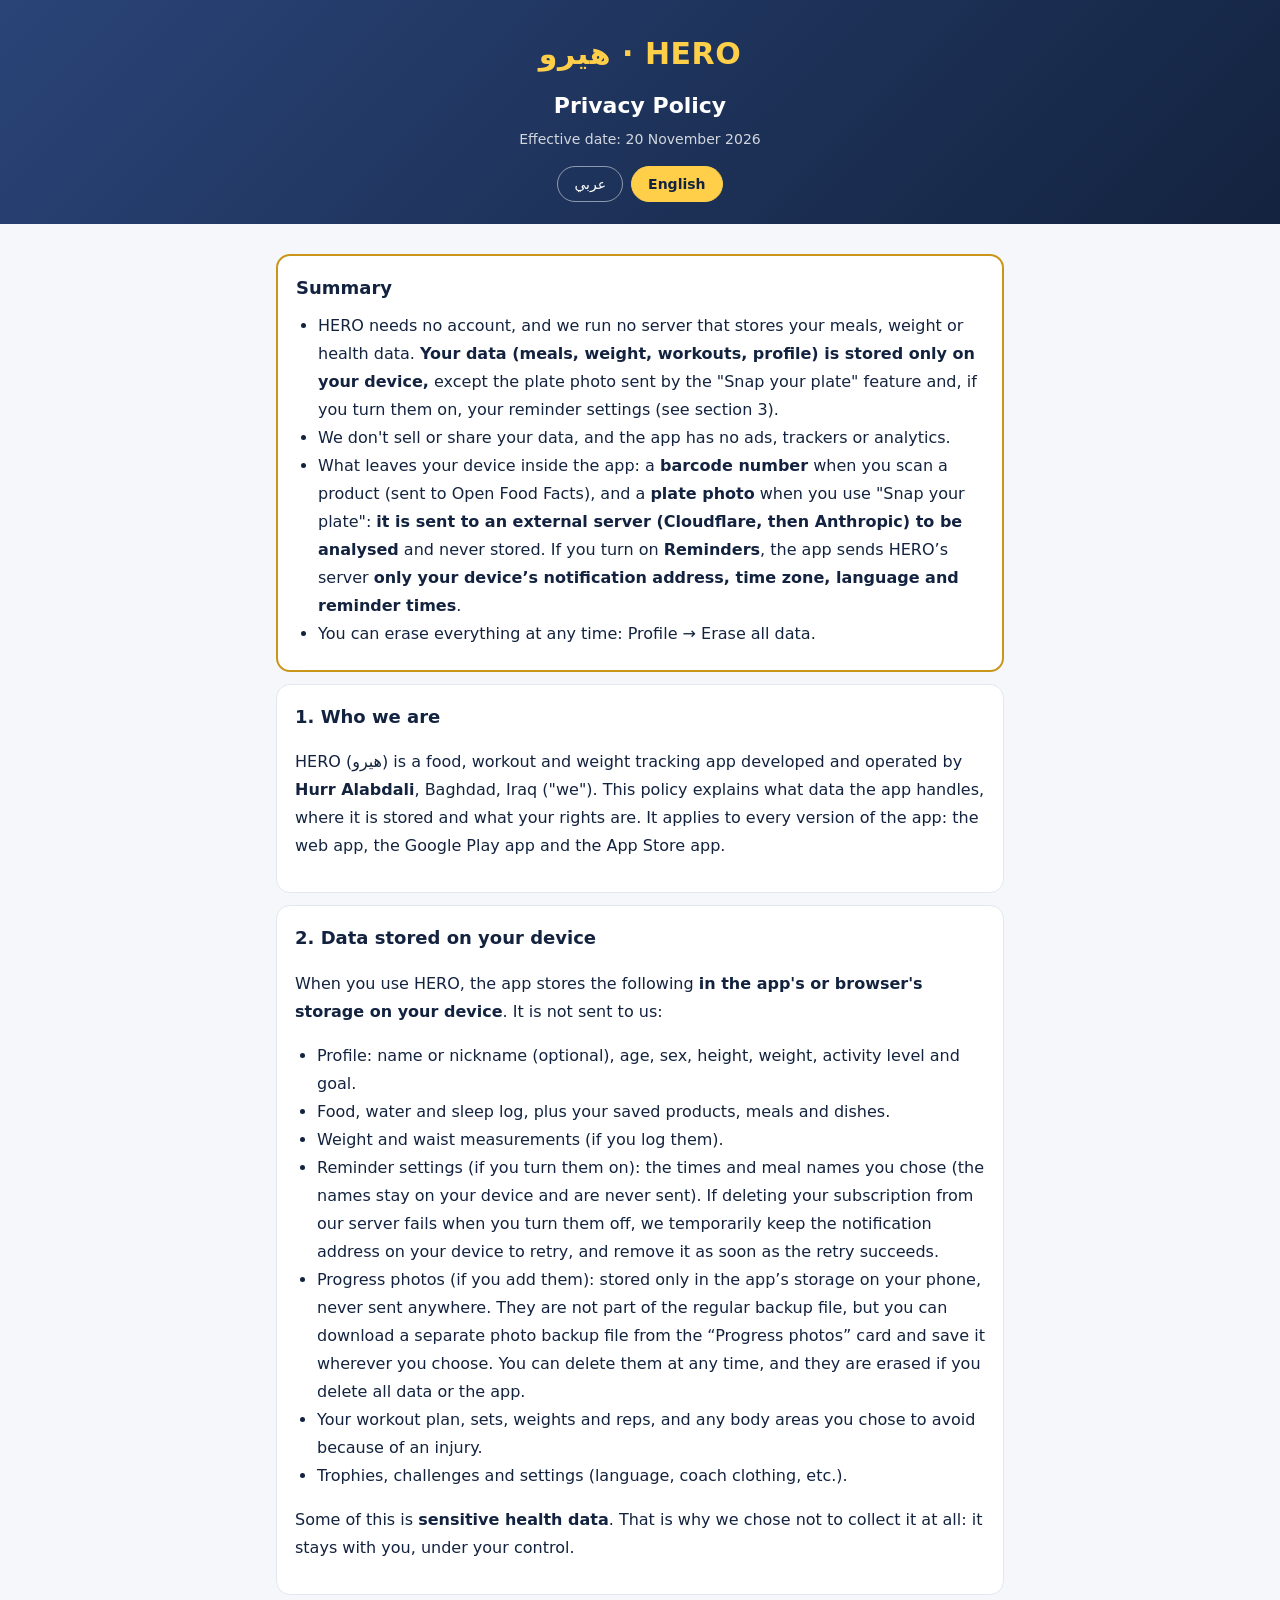
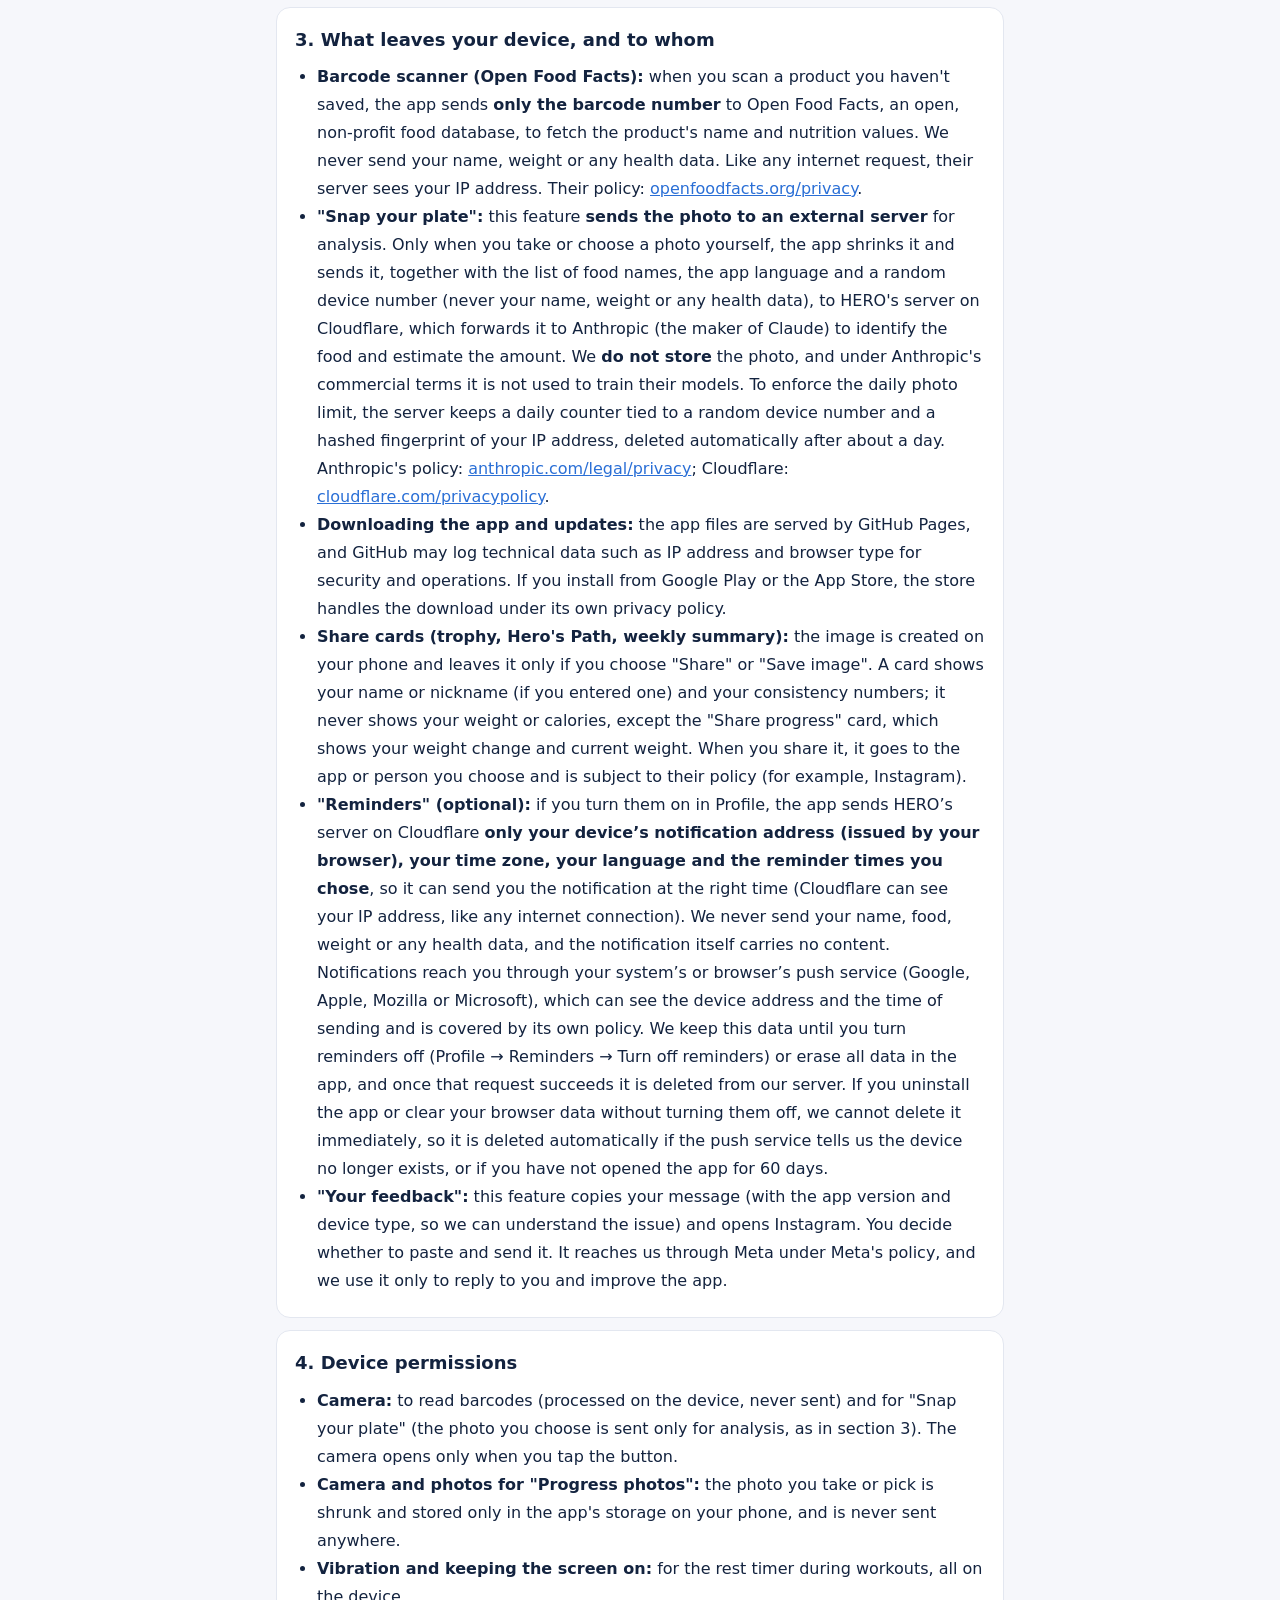
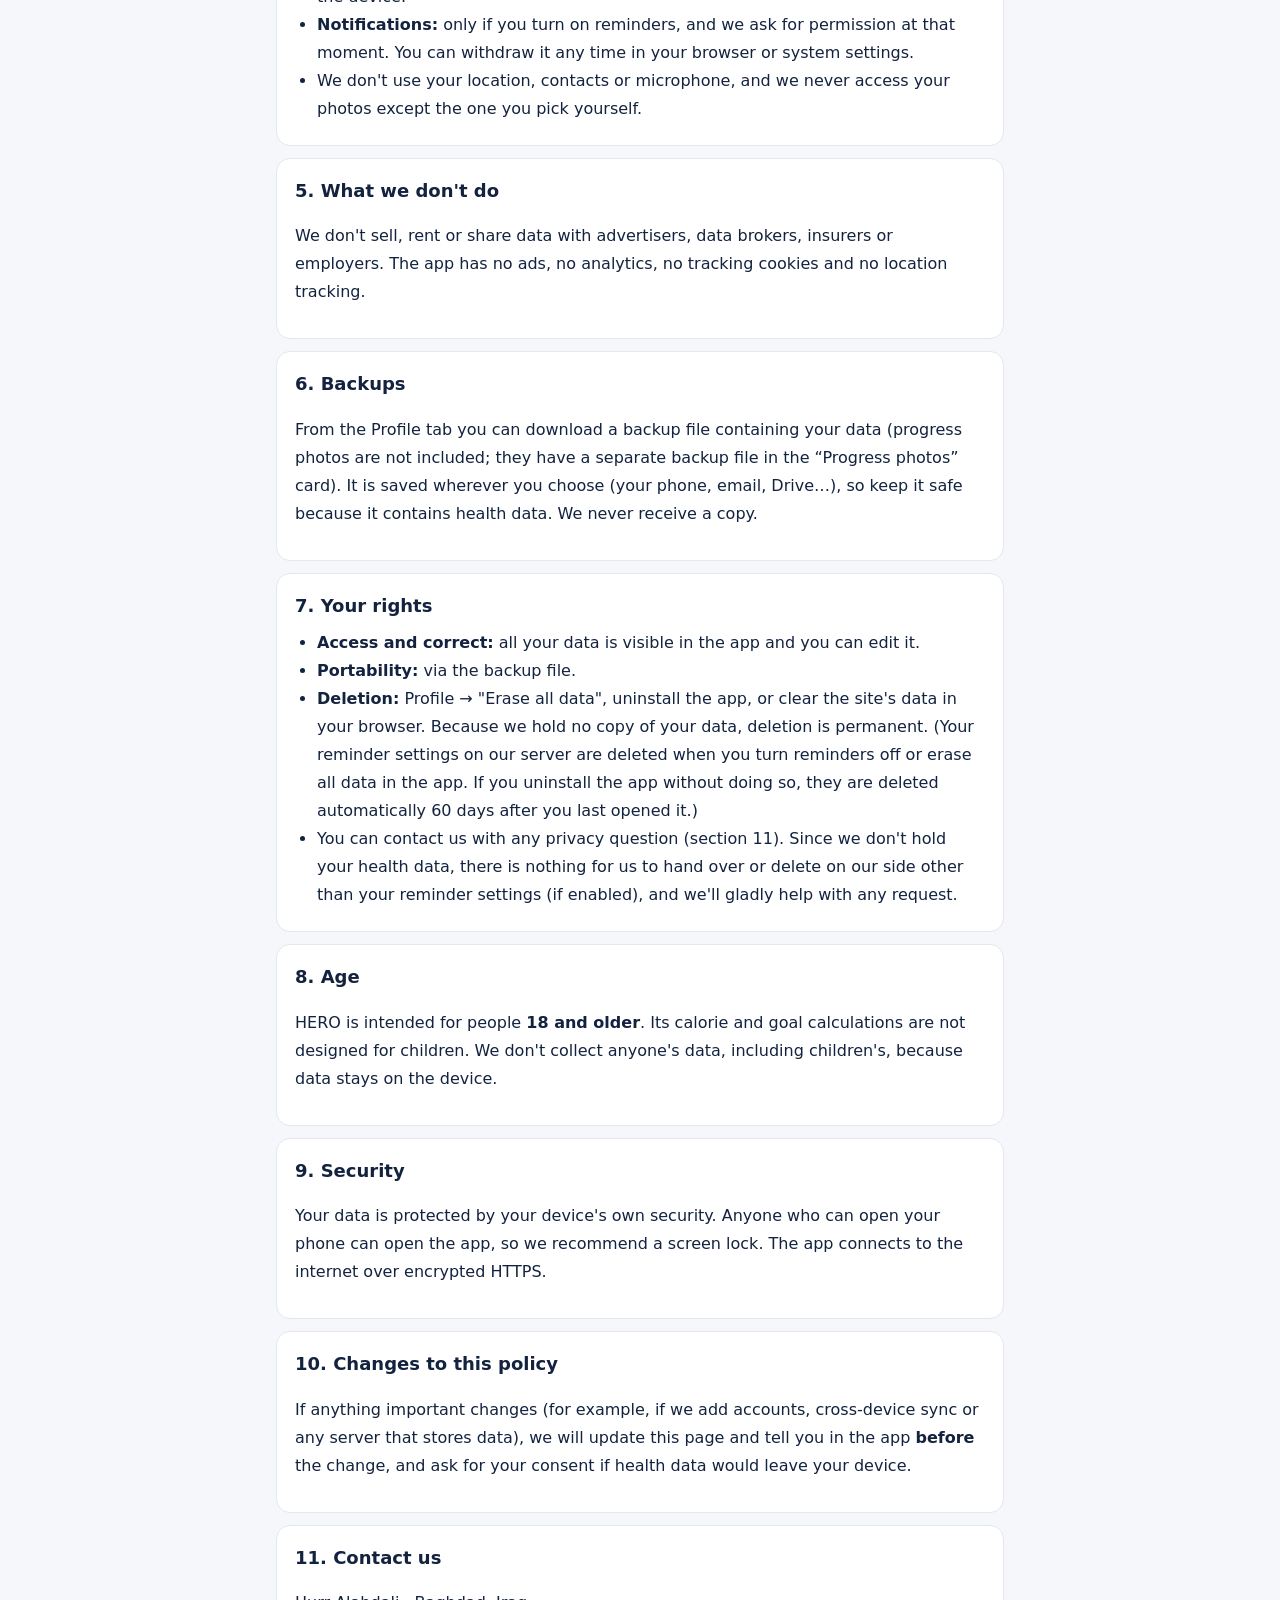
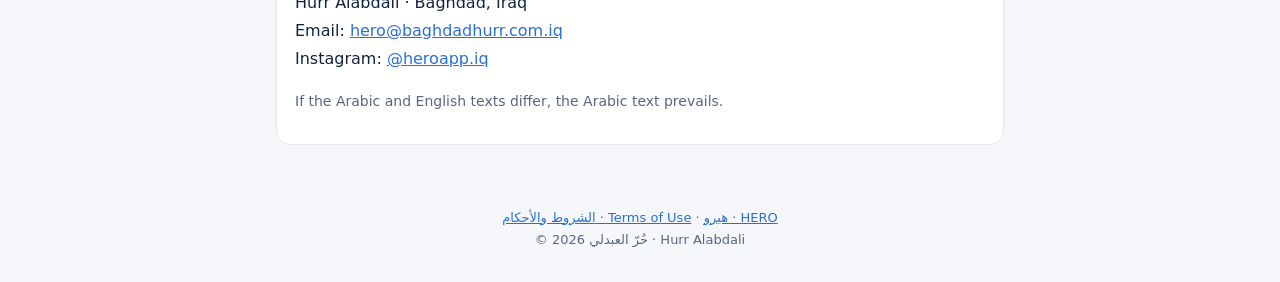
<file: privacy.html>
<!DOCTYPE html>
<html lang="ar" dir="rtl">
<head>
<meta charset="utf-8">
<meta name="viewport" content="width=device-width, initial-scale=1">
<title>سياسة الخصوصية · هيرو HERO</title>
<meta name="description" content="Privacy Policy for HERO (هيرو), the Iraqi food, workout and weight tracker.">
<link rel="icon" href="icons/icon-192.png">
<!-- © 2026 حُرّ العبدلي (Hurr Alabdali). جميع الحقوق محفوظة. -->
<style>
:root{--ink:#13233f;--muted:#5a6680;--gold:#c9961a;--bg:#f6f7fb;--card:#fff;--line:#e3e7f0}
@media (prefers-color-scheme:dark){:root{--ink:#eef1f8;--muted:#a9b3c9;--gold:#ffcf4a;--bg:#0d1220;--card:#151c2e;--line:#26304a}}
*{box-sizing:border-box}
body{margin:0;background:var(--bg);color:var(--ink);font:16px/1.75 system-ui,-apple-system,"Segoe UI",Tahoma,"Noto Naskh Arabic",sans-serif}
header{background:linear-gradient(135deg,#2a4478,#13233f);color:#fff;padding:28px 20px 22px;text-align:center}
header .mark{font-size:30px;font-weight:800;color:#ffcf4a;letter-spacing:.5px}
header h1{margin:6px 0 2px;font-size:22px}
header .date{opacity:.8;font-size:14px}
.lang{display:flex;gap:8px;justify-content:center;margin-top:14px}
.lang button{border:1px solid rgba(255,255,255,.5);background:transparent;color:#fff;border-radius:20px;padding:5px 16px;font:inherit;font-size:14px;cursor:pointer}
.lang button.on{background:#ffcf4a;color:#13233f;border-color:#ffcf4a;font-weight:700}
main{max-width:760px;margin:0 auto;padding:18px 16px 40px}
section{background:var(--card);border:1px solid var(--line);border-radius:14px;padding:16px 18px;margin:12px 0}
h2{font-size:18px;margin:0 0 8px;color:var(--ink)}
p,li{color:var(--ink)}
.muted{color:var(--muted);font-size:14px}
.sum{border-color:var(--gold);border-width:2px}
ul{padding-inline-start:22px;margin:6px 0}
a{color:#2a6fd6}
footer{text-align:center;color:var(--muted);font-size:13px;padding:10px 16px 30px}
[hidden]{display:none!important}
</style>
</head>
<body>
<header>
  <div class="mark">هيرو · HERO</div>
  <h1 data-l="ar">سياسة الخصوصية</h1>
  <h1 data-l="en" lang="en" hidden>Privacy Policy</h1>
  <div class="date" data-l="ar">تاريخ النفاذ: 20 تشرين الثاني 2026</div>
  <div class="date" data-l="en" lang="en" hidden>Effective date: 20 November 2026</div>
  <div class="lang"><button type="button" data-set="ar">عربي</button><button type="button" data-set="en">English</button></div>
</header>

<main>
<!-- ======================= العربي ======================= -->
<div data-l="ar">
  <section class="sum">
    <h2>الخلاصة</h2>
    <ul>
      <li>هيرو ما يحتاج حساب، وما عندنا سيرفر يحفظ أكلك أو وزنك أو بياناتك الصحية. <b>بياناتك (أكلك، وزنك، تمارينك، معلوماتك) تنحفظ بموبايلك بس،</b> ما عدا صورة الصحن اللي تنرسل بميزة «صوّر صحنك»، وإعدادات التذكيرات إذا فعّلتها (شوف الفقرة 3).</li>
      <li>ما نبيع بياناتك، وما نشاركها، وما بيها إعلانات ولا أدوات تتبّع أو تحليل.</li>
      <li>الشي اللي يطلع من موبايلك داخل التطبيق: <b>رقم الباركود</b> لما تمسح منتج (يروح لـ Open Food Facts)، و<b>صورة الصحن</b> لما تستخدم «صوّر صحنك»: <b>تنرسل لسيرفر خارجي (Cloudflare وبعدها Anthropic) حتى تنحلل</b>، وما تنحفظ. وإذا فعّلت <b>«التذكيرات»</b> يرسل التطبيق لسيرفر هيرو <b>عنوان إشعارات جهازك ومنطقتك الزمنية ولغتك وأوقات التذكير</b> بس.</li>
      <li>تكدر تمسح كل شي بأي وقت من: ملفي ← مسح كل البيانات.</li>
    </ul>
  </section>

  <section>
    <h2>1. منو إحنا</h2>
    <p>هيرو (HERO) تطبيق لمتابعة الأكل والتمرين والوزن، يطوره ويديره <b>حُرّ العبدلي</b>، بغداد، العراق («إحنا»). هذي السياسة تشرح شنو البيانات اللي يتعامل وياها التطبيق، ووين تنحفظ، وشنو حقوقك. تنطبق على التطبيق بكل نسخه: موقع الويب، والنسخة اللي تنزل من Google Play، والنسخة اللي تنزل من App Store.</p>
  </section>

  <section>
    <h2>2. البيانات اللي تنحفظ على جهازك</h2>
    <p>لما تستخدم هيرو، التطبيق يحفظ هذي البيانات <b>داخل ذاكرة التطبيق أو المتصفح بموبايلك</b>، وما توصلنا:</p>
    <ul>
      <li>معلومات «ملفي»: الاسم أو اللقب (اختياري)، العمر، الجنس، الطول، الوزن، مستوى النشاط، وهدفك.</li>
      <li>سجل الأكل والماي والنوم، ومنتجاتك ووجباتك وطبخاتك المحفوظة.</li>
      <li>الوزن ومحيط الخصر (إذا سجلته).</li>
      <li>إعدادات التذكيرات (إذا فعّلتها): الأوقات وأسماء الوجبات اللي اخترتها (الأسماء تبقى بجهازك ولا تنرسل). وإذا فشل مسح اشتراكك من سيرفرنا لما تطفيها، نحتفظ بعنوان الإشعارات مؤقتاً بجهازك حتى نعيد المحاولة، وينمسح أول ما ينجح.</li>
      <li>صور التقدّم (إذا ضفتها): تنحفظ داخل ذاكرة التطبيق بموبايلك بس، ما تنرسل لأي مكان، وما تدخل بملف النسخة الاحتياطية العادي، بس تكدر تنزّل لها ملف نسخة منفصل من بطاقة «صور التقدّم» وتحفظه وين تختار. تكدر تحذفها بأي وقت، وتنمسح إذا مسحت كل البيانات أو التطبيق.</li>
      <li>برنامج التمرين، الجولات والأوزان والعدات، والمناطق اللي اخترت تتجنبها بسبب إصابة.</li>
      <li>الكؤوس والتحديات والإعدادات (اللغة، الملابس بالمدرب…).</li>
    </ul>
    <p>بعض هذي البيانات <b>بيانات صحية حساسة</b>. لهذا اخترنا ما نجمعها أصلاً: تبقى عندك، وإنت المتحكم بيها.</p>
  </section>

  <section>
    <h2>3. شنو يطلع من جهازك، ولمنو</h2>
    <ul>
      <li><b>قارئ الباركود (Open Food Facts):</b> لما تمسح منتج مو محفوظ عندك، يرسل التطبيق <b>رقم الباركود بس</b> لـ Open Food Facts (قاعدة بيانات غذائية مفتوحة وغير ربحية) حتى يجيب اسم المنتج وقيمه. ما نرسل اسمك ولا وزنك ولا أي بيانات صحية. مثل أي اتصال بالإنترنت، خادمهم يشوف عنوان IP مالتك. سياستهم: <a href="https://world.openfoodfacts.org/privacy" rel="noopener">openfoodfacts.org/privacy</a>.</li>
      <li><b>«صوّر صحنك»:</b> هذي الميزة <b>ترسل الصورة لسيرفر خارجي</b> حتى يحللها. بس لما تصوّر صحن أو تختار صورة بنفسك، التطبيق يصغّر الصورة ويرسلها ويا قائمة أسماء الأكلات ولغة التطبيق ورقم عشوائي للجهاز (بدون اسمك ولا وزنك ولا أي بيانات صحية) لسيرفر هيرو على Cloudflare، وهو يرسلها لـ Anthropic (شركة Claude) حتى تتعرف على الأكل وتقدّر الكمية. الصورة <b>ما تنحفظ</b> عندنا، ومثل ما تنص شروط Anthropic التجارية، ما تُستخدم لتدريب نماذجها. حتى نحدد عدد الصور اليومي، ينحفظ بالسيرفر عدّاد يومي مرتبط برقم عشوائي للجهاز وبصمة مشفّرة لعنوان IP، وينمسح تلقائياً بعد يوم تقريباً. سياسة Anthropic: <a href="https://www.anthropic.com/legal/privacy" rel="noopener">anthropic.com/legal/privacy</a>، وCloudflare: <a href="https://www.cloudflare.com/privacypolicy/" rel="noopener">cloudflare.com/privacypolicy</a>.</li>
      <li><b>تنزيل التطبيق وتحديثاته:</b> ملفات التطبيق تنزل من استضافة GitHub Pages، وGitHub ممكن يسجل بيانات تقنية مثل عنوان IP ونوع المتصفح بسجلاته لأغراض الأمان والتشغيل. إذا نزلته من Google Play أو App Store، المتجر يتعامل مع التنزيل حسب سياسة الخصوصية مالته.</li>
      <li><b>بطاقات المشاركة (الإنجاز، طريق البطل، ملخص الأسبوع):</b> الصورة تنسوى داخل موبايلك، وما تطلع منه إلا إذا إنت اخترت «شارك» أو «نزّل الصورة». البطاقة بيها اسمك أو لقبك (إذا كاتبه) وأرقام التزامك، وما بيها وزنك ولا سعراتك إلا بطاقة «شارك تقدّمك» اللي بيها تغيّر وزنك ووزنك الحالي. لما تشاركها، توصل للتطبيق أو الشخص اللي تختاره وتخضع لسياسته (مثلاً انستغرام).</li>
      <li><b>«التذكيرات» (اختيارية):</b> إذا فعّلتها من ملفي، يرسل التطبيق لسيرفر هيرو على Cloudflare <b>عنوان إشعارات جهازك (يصدره متصفحك)، ومنطقتك الزمنية، ولغتك، وأوقات التذكير اللي اخترتها، بس</b>، حتى يرسل لك الإشعار بالوقت المحدد (وCloudflare يشوف عنوان IP مالك مثل أي اتصال بالإنترنت). ما نرسل اسمك ولا أكلك ولا وزنك ولا أي بيانات صحية، والإشعار نفسه ما بيه محتوى. الإشعارات توصلك عن طريق خدمة الإشعارات مال نظامك أو متصفحك (Google أو Apple أو Mozilla أو Microsoft)، وهي تشوف عنوان الجهاز ووقت الإرسال وتخضع لسياساتها. نحتفظ بهذي البيانات لحد ما تطفي التذكيرات (ملفي ← التذكيرات ← طفّي التذكيرات) أو تمسح كل البيانات من التطبيق، وبعد ما ينجح الطلب تنمسح من سيرفرنا. إذا حذفت التطبيق أو مسحت بيانات المتصفح بدون ما تطفيها، ما نكدر نمسحها فوراً، فتنمسح تلقائياً إذا خدمة الإشعارات كالت إن الجهاز ما عاد موجود، أو إذا ما فتحت التطبيق 60 يوم.</li>
      <li><b>«رأيك يهمنا»:</b> هذي الخاصية تنسخ رسالتك (ويا رقم النسخة ونوع الجهاز حتى نفهم المشكلة) وتفتح انستغرام. إنت اللي تقرر تلصقها وتدزها أو لا. الرسالة توصلنا عن طريق Meta وتخضع لسياستها، ونستخدمها بس حتى نرد عليك ونحسّن التطبيق.</li>
    </ul>
  </section>

  <section>
    <h2>4. صلاحيات الجهاز</h2>
    <ul>
      <li><b>الكاميرا:</b> لقراءة الباركود (الصورة تنقرا داخل الجهاز وما تنرسل)، ولـ«صوّر صحنك» (الصورة اللي تختارها تنرسل للتحليل بس، مثل ما بالفقرة 3). ما نفتح الكاميرا إلا لما تضغط الزر.</li>
      <li><b>الكاميرا والصور لـ«صور التقدّم»:</b> الصورة اللي تلتقطها أو تختارها تتصغّر وتنحفظ داخل ذاكرة التطبيق بموبايلك بس، وما تنرسل لأي مكان.</li>
      <li><b>الاهتزاز وإبقاء الشاشة شغالة:</b> لمؤقت الراحة أثناء التمرين، وكلها داخل الجهاز.</li>
      <li><b>الإشعارات:</b> بس إذا فعّلت التذكيرات، ونطلب الإذن وقتها. تكدر تسحبه بأي وقت من إعدادات المتصفح أو النظام.</li>
      <li>ما نستخدم موقعك (GPS)، ولا جهات الاتصال، ولا المايكروفون، وما نوصل لصورك إلا الصورة اللي تختارها بنفسك.</li>
    </ul>
  </section>

  <section>
    <h2>5. اللي ما نسويه</h2>
    <p>ما نبيع بيانات، وما نأجرها، وما نشاركها ويا معلنين أو شركات بيانات أو شركات تأمين أو أصحاب عمل. ما بالتطبيق إعلانات، ولا أدوات تحليل (Analytics)، ولا كوكيز تتبّع، ولا تحديد موقع.</p>
  </section>

  <section>
    <h2>6. النسخة الاحتياطية</h2>
    <p>من «ملفي» تكدر تنزّل ملف نسخة احتياطية فيه بياناتك (صور التقدّم ما تدخل بيه، ولها ملف نسخة منفصل من بطاقة «صور التقدّم»). هذا الملف ينحفظ وين تختار إنت (الموبايل، الإيميل، Drive…)، فحافظ عليه لأن بي بيانات صحية. إحنا ما نستلم نسخة منه.</p>
  </section>

  <section>
    <h2>7. حقوقك</h2>
    <ul>
      <li><b>تشوف وتعدّل:</b> كل بياناتك ظاهرة بالتطبيق وتكدر تعدلها.</li>
      <li><b>تنقلها:</b> بملف النسخة الاحتياطية.</li>
      <li><b>تمسحها:</b> ملفي ← «مسح كل البيانات»، أو احذف التطبيق، أو امسح بيانات الموقع من المتصفح. لأن ما عدنا نسخة من بياناتك، المسح نهائي وما يترجع. (إعدادات التذكيرات اللي على سيرفرنا تنمسح لما تطفي التذكيرات أو تمسح كل البيانات من التطبيق. إذا حذفت التطبيق بدونها تنمسح تلقائياً بعد 60 يوم من آخر فتح.)</li>
      <li>تكدر تراسلنا بأي سؤال عن خصوصيتك (القسم 11). لأننا ما نحتفظ ببياناتك الصحية، ما عدنا شي نسلمه أو نمسحه من طرفنا غير إعدادات التذكيرات (إذا فعّلتها)، وراح نساعدك بأي طلب.</li>
    </ul>
  </section>

  <section>
    <h2>8. الأعمار</h2>
    <p>هيرو مخصص للي أعمارهم <b>18 سنة فما فوق</b>. حسابات السعرات والأهداف مو مصممة للصغار. ما نجمع بيانات أي أحد، ومن ضمنهم الصغار، لأن البيانات تبقى بالجهاز.</p>
  </section>

  <section>
    <h2>9. الأمان</h2>
    <p>بياناتك محمية بنفس حماية موبايلك. أي شخص يفتح موبايلك يكدر يشوف التطبيق، فنصيحتنا تستخدم قفل شاشة. التطبيق يتصل بالإنترنت عن طريق HTTPS المشفّر.</p>
  </section>

  <section>
    <h2>10. التغييرات على هذي السياسة</h2>
    <p>إذا تغيّر شي مهم (مثلاً إذا ضفنا حسابات أو مزامنة بين الأجهزة أو أي سيرفر يحفظ بيانات)، نحدّث هذي الصفحة ونبلغك داخل التطبيق <b>قبل</b> التغيير، ونطلب موافقتك إذا البيانات الصحية راح تطلع من جهازك.</p>
  </section>

  <section>
    <h2>11. تواصل ويانا</h2>
    <p>حُرّ العبدلي · بغداد، العراق<br>
    الإيميل: <a href="mailto:hero@baghdadhurr.com.iq">hero@baghdadhurr.com.iq</a><br>
    انستغرام: <a href="https://instagram.com/heroapp.iq" rel="noopener">@heroapp.iq</a></p>
    <p class="muted">إذا اختلف النص العربي عن الإنگليزي، يُعتمد النص العربي.</p>
  </section>
</div>

<!-- ======================= English ======================= -->
<div data-l="en" lang="en" dir="ltr" hidden>
  <section class="sum">
    <h2>Summary</h2>
    <ul>
      <li>HERO needs no account, and we run no server that stores your meals, weight or health data. <b>Your data (meals, weight, workouts, profile) is stored only on your device,</b> except the plate photo sent by the "Snap your plate" feature and, if you turn them on, your reminder settings (see section 3).</li>
      <li>We don't sell or share your data, and the app has no ads, trackers or analytics.</li>
      <li>What leaves your device inside the app: a <b>barcode number</b> when you scan a product (sent to Open Food Facts), and a <b>plate photo</b> when you use "Snap your plate": <b>it is sent to an external server (Cloudflare, then Anthropic) to be analysed</b> and never stored. If you turn on <b>Reminders</b>, the app sends HERO’s server <b>only your device’s notification address, time zone, language and reminder times</b>.</li>
      <li>You can erase everything at any time: Profile → Erase all data.</li>
    </ul>
  </section>

  <section>
    <h2>1. Who we are</h2>
    <p>HERO (هيرو) is a food, workout and weight tracking app developed and operated by <b>Hurr Alabdali</b>, Baghdad, Iraq ("we"). This policy explains what data the app handles, where it is stored and what your rights are. It applies to every version of the app: the web app, the Google Play app and the App Store app.</p>
  </section>

  <section>
    <h2>2. Data stored on your device</h2>
    <p>When you use HERO, the app stores the following <b>in the app's or browser's storage on your device</b>. It is not sent to us:</p>
    <ul>
      <li>Profile: name or nickname (optional), age, sex, height, weight, activity level and goal.</li>
      <li>Food, water and sleep log, plus your saved products, meals and dishes.</li>
      <li>Weight and waist measurements (if you log them).</li>
      <li>Reminder settings (if you turn them on): the times and meal names you chose (the names stay on your device and are never sent). If deleting your subscription from our server fails when you turn them off, we temporarily keep the notification address on your device to retry, and remove it as soon as the retry succeeds.</li>
      <li>Progress photos (if you add them): stored only in the app’s storage on your phone, never sent anywhere. They are not part of the regular backup file, but you can download a separate photo backup file from the “Progress photos” card and save it wherever you choose. You can delete them at any time, and they are erased if you delete all data or the app.</li>
      <li>Your workout plan, sets, weights and reps, and any body areas you chose to avoid because of an injury.</li>
      <li>Trophies, challenges and settings (language, coach clothing, etc.).</li>
    </ul>
    <p>Some of this is <b>sensitive health data</b>. That is why we chose not to collect it at all: it stays with you, under your control.</p>
  </section>

  <section>
    <h2>3. What leaves your device, and to whom</h2>
    <ul>
      <li><b>Barcode scanner (Open Food Facts):</b> when you scan a product you haven't saved, the app sends <b>only the barcode number</b> to Open Food Facts, an open, non-profit food database, to fetch the product's name and nutrition values. We never send your name, weight or any health data. Like any internet request, their server sees your IP address. Their policy: <a href="https://world.openfoodfacts.org/privacy" rel="noopener">openfoodfacts.org/privacy</a>.</li>
      <li><b>"Snap your plate":</b> this feature <b>sends the photo to an external server</b> for analysis. Only when you take or choose a photo yourself, the app shrinks it and sends it, together with the list of food names, the app language and a random device number (never your name, weight or any health data), to HERO's server on Cloudflare, which forwards it to Anthropic (the maker of Claude) to identify the food and estimate the amount. We <b>do not store</b> the photo, and under Anthropic's commercial terms it is not used to train their models. To enforce the daily photo limit, the server keeps a daily counter tied to a random device number and a hashed fingerprint of your IP address, deleted automatically after about a day. Anthropic's policy: <a href="https://www.anthropic.com/legal/privacy" rel="noopener">anthropic.com/legal/privacy</a>; Cloudflare: <a href="https://www.cloudflare.com/privacypolicy/" rel="noopener">cloudflare.com/privacypolicy</a>.</li>
      <li><b>Downloading the app and updates:</b> the app files are served by GitHub Pages, and GitHub may log technical data such as IP address and browser type for security and operations. If you install from Google Play or the App Store, the store handles the download under its own privacy policy.</li>
      <li><b>Share cards (trophy, Hero's Path, weekly summary):</b> the image is created on your phone and leaves it only if you choose "Share" or "Save image". A card shows your name or nickname (if you entered one) and your consistency numbers; it never shows your weight or calories, except the "Share progress" card, which shows your weight change and current weight. When you share it, it goes to the app or person you choose and is subject to their policy (for example, Instagram).</li>
      <li><b>"Reminders" (optional):</b> if you turn them on in Profile, the app sends HERO’s server on Cloudflare <b>only your device’s notification address (issued by your browser), your time zone, your language and the reminder times you chose</b>, so it can send you the notification at the right time (Cloudflare can see your IP address, like any internet connection). We never send your name, food, weight or any health data, and the notification itself carries no content. Notifications reach you through your system’s or browser’s push service (Google, Apple, Mozilla or Microsoft), which can see the device address and the time of sending and is covered by its own policy. We keep this data until you turn reminders off (Profile → Reminders → Turn off reminders) or erase all data in the app, and once that request succeeds it is deleted from our server. If you uninstall the app or clear your browser data without turning them off, we cannot delete it immediately, so it is deleted automatically if the push service tells us the device no longer exists, or if you have not opened the app for 60 days.</li>
      <li><b>"Your feedback":</b> this feature copies your message (with the app version and device type, so we can understand the issue) and opens Instagram. You decide whether to paste and send it. It reaches us through Meta under Meta's policy, and we use it only to reply to you and improve the app.</li>
    </ul>
  </section>

  <section>
    <h2>4. Device permissions</h2>
    <ul>
      <li><b>Camera:</b> to read barcodes (processed on the device, never sent) and for "Snap your plate" (the photo you choose is sent only for analysis, as in section 3). The camera opens only when you tap the button.</li>
      <li><b>Camera and photos for "Progress photos":</b> the photo you take or pick is shrunk and stored only in the app's storage on your phone, and is never sent anywhere.</li>
      <li><b>Vibration and keeping the screen on:</b> for the rest timer during workouts, all on the device.</li>
      <li><b>Notifications:</b> only if you turn on reminders, and we ask for permission at that moment. You can withdraw it any time in your browser or system settings.</li>
      <li>We don't use your location, contacts or microphone, and we never access your photos except the one you pick yourself.</li>
    </ul>
  </section>

  <section>
    <h2>5. What we don't do</h2>
    <p>We don't sell, rent or share data with advertisers, data brokers, insurers or employers. The app has no ads, no analytics, no tracking cookies and no location tracking.</p>
  </section>

  <section>
    <h2>6. Backups</h2>
    <p>From the Profile tab you can download a backup file containing your data (progress photos are not included; they have a separate backup file in the “Progress photos” card). It is saved wherever you choose (your phone, email, Drive…), so keep it safe because it contains health data. We never receive a copy.</p>
  </section>

  <section>
    <h2>7. Your rights</h2>
    <ul>
      <li><b>Access and correct:</b> all your data is visible in the app and you can edit it.</li>
      <li><b>Portability:</b> via the backup file.</li>
      <li><b>Deletion:</b> Profile → "Erase all data", uninstall the app, or clear the site's data in your browser. Because we hold no copy of your data, deletion is permanent. (Your reminder settings on our server are deleted when you turn reminders off or erase all data in the app. If you uninstall the app without doing so, they are deleted automatically 60 days after you last opened it.)</li>
      <li>You can contact us with any privacy question (section 11). Since we don't hold your health data, there is nothing for us to hand over or delete on our side other than your reminder settings (if enabled), and we'll gladly help with any request.</li>
    </ul>
  </section>

  <section>
    <h2>8. Age</h2>
    <p>HERO is intended for people <b>18 and older</b>. Its calorie and goal calculations are not designed for children. We don't collect anyone's data, including children's, because data stays on the device.</p>
  </section>

  <section>
    <h2>9. Security</h2>
    <p>Your data is protected by your device's own security. Anyone who can open your phone can open the app, so we recommend a screen lock. The app connects to the internet over encrypted HTTPS.</p>
  </section>

  <section>
    <h2>10. Changes to this policy</h2>
    <p>If anything important changes (for example, if we add accounts, cross-device sync or any server that stores data), we will update this page and tell you in the app <b>before</b> the change, and ask for your consent if health data would leave your device.</p>
  </section>

  <section>
    <h2>11. Contact us</h2>
    <p>Hurr Alabdali · Baghdad, Iraq<br>
    Email: <a href="mailto:hero@baghdadhurr.com.iq">hero@baghdadhurr.com.iq</a><br>
    Instagram: <a href="https://instagram.com/heroapp.iq" rel="noopener">@heroapp.iq</a></p>
    <p class="muted">If the Arabic and English texts differ, the Arabic text prevails.</p>
  </section>
</div>
</main>

<footer>
  <div><a href="terms.html" data-keep>الشروط والأحكام · Terms of Use</a> · <a href="./">هيرو · HERO</a></div>
  <div>© 2026 حُرّ العبدلي · Hurr Alabdali</div>
</footer>

<script>
(function(){
  var q = new URLSearchParams(location.search).get('lang'), saved = null;
  try{ saved = localStorage.getItem('hero_lang'); }catch(e){}
  var nav = (navigator.language || 'ar').slice(0,2);
  var lang = q === 'en' || q === 'ar' ? q : (saved === 'en' || saved === 'ar' ? saved : (nav === 'ar' ? 'ar' : 'en'));
  function set(l){
    document.documentElement.lang = l; document.documentElement.dir = l === 'ar' ? 'rtl' : 'ltr';
    document.querySelectorAll('[data-l]').forEach(function(e){ e.hidden = e.getAttribute('data-l') !== l; });
    document.querySelectorAll('[data-set]').forEach(function(b){ b.classList.toggle('on', b.getAttribute('data-set') === l); });
    document.title = l === 'ar' ? 'سياسة الخصوصية · هيرو HERO' : 'Privacy Policy · HERO';
    document.querySelectorAll('footer a[data-keep]').forEach(function(a){ a.href = 'terms.html?lang=' + l; });
  }
  document.querySelectorAll('[data-set]').forEach(function(b){ b.onclick = function(){ set(b.getAttribute('data-set')); }; });
  set(lang);
})();
</script>
</body>
</html>
</file>
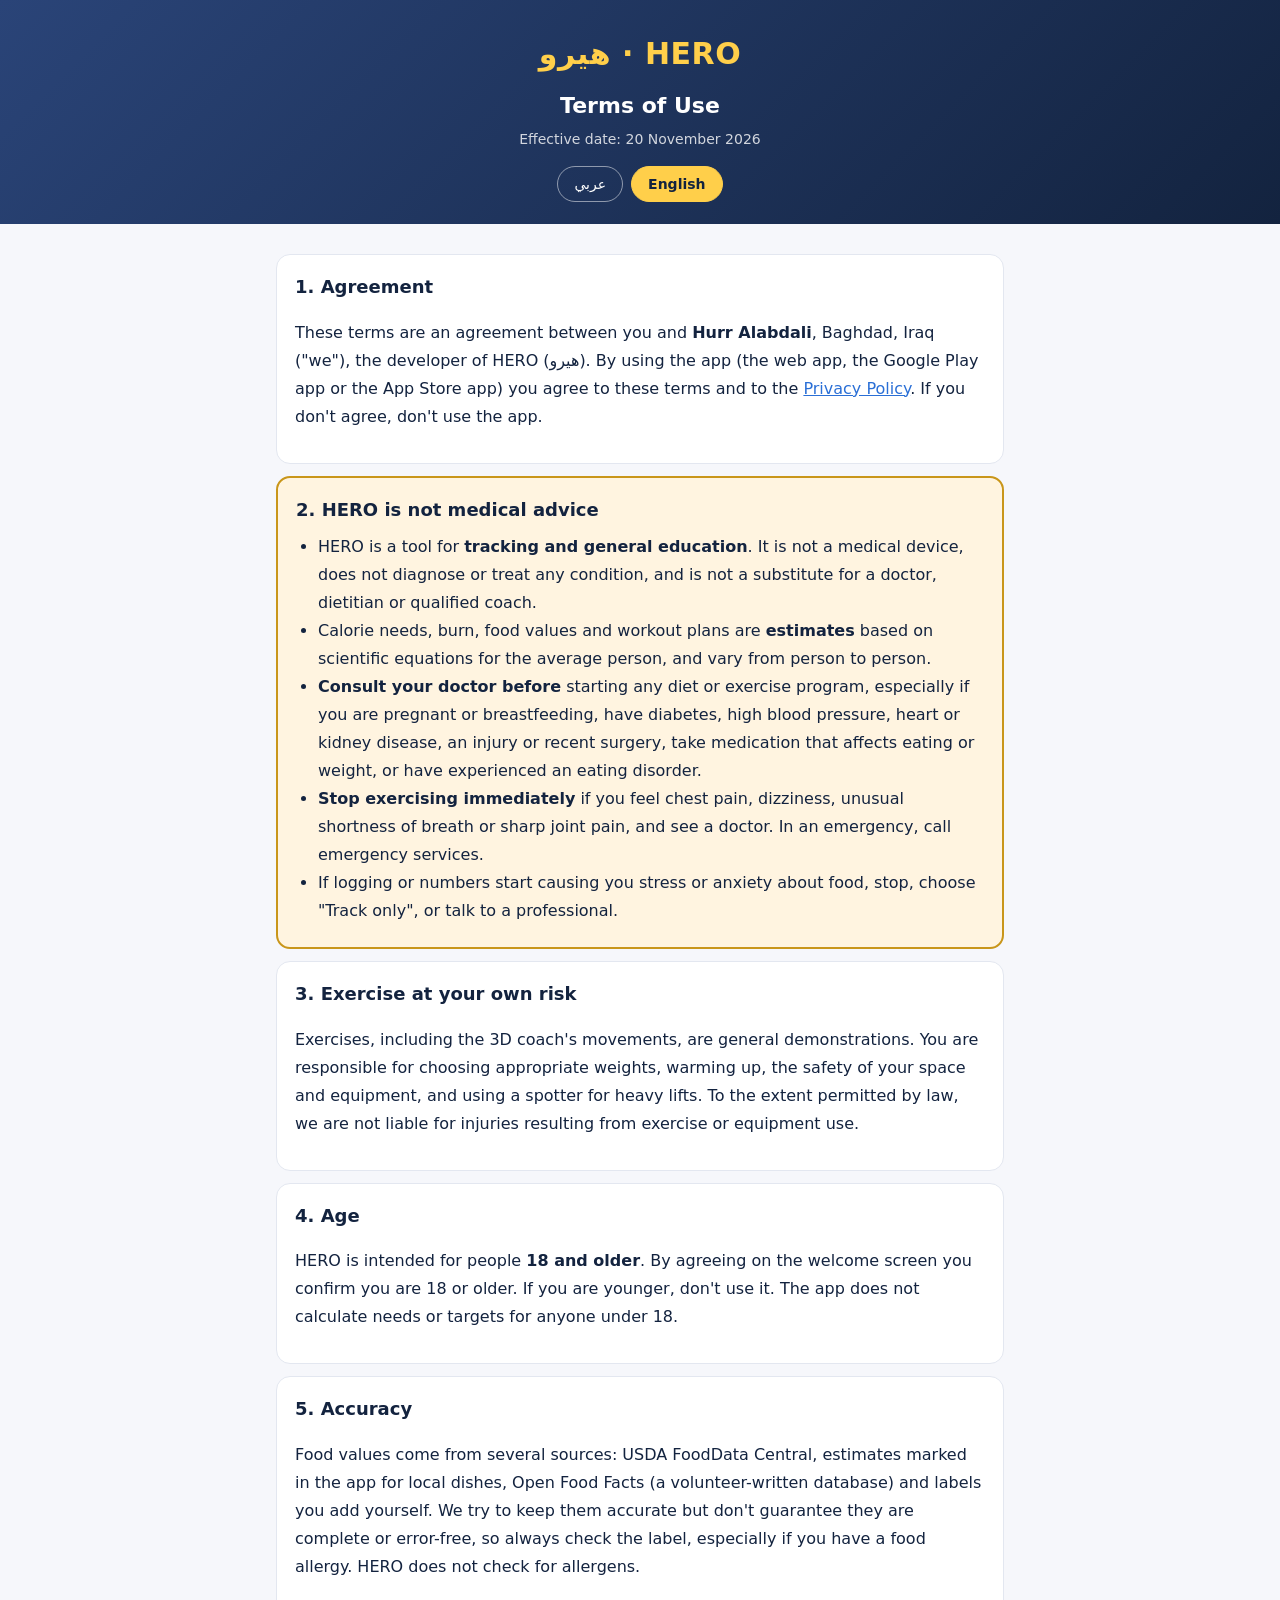
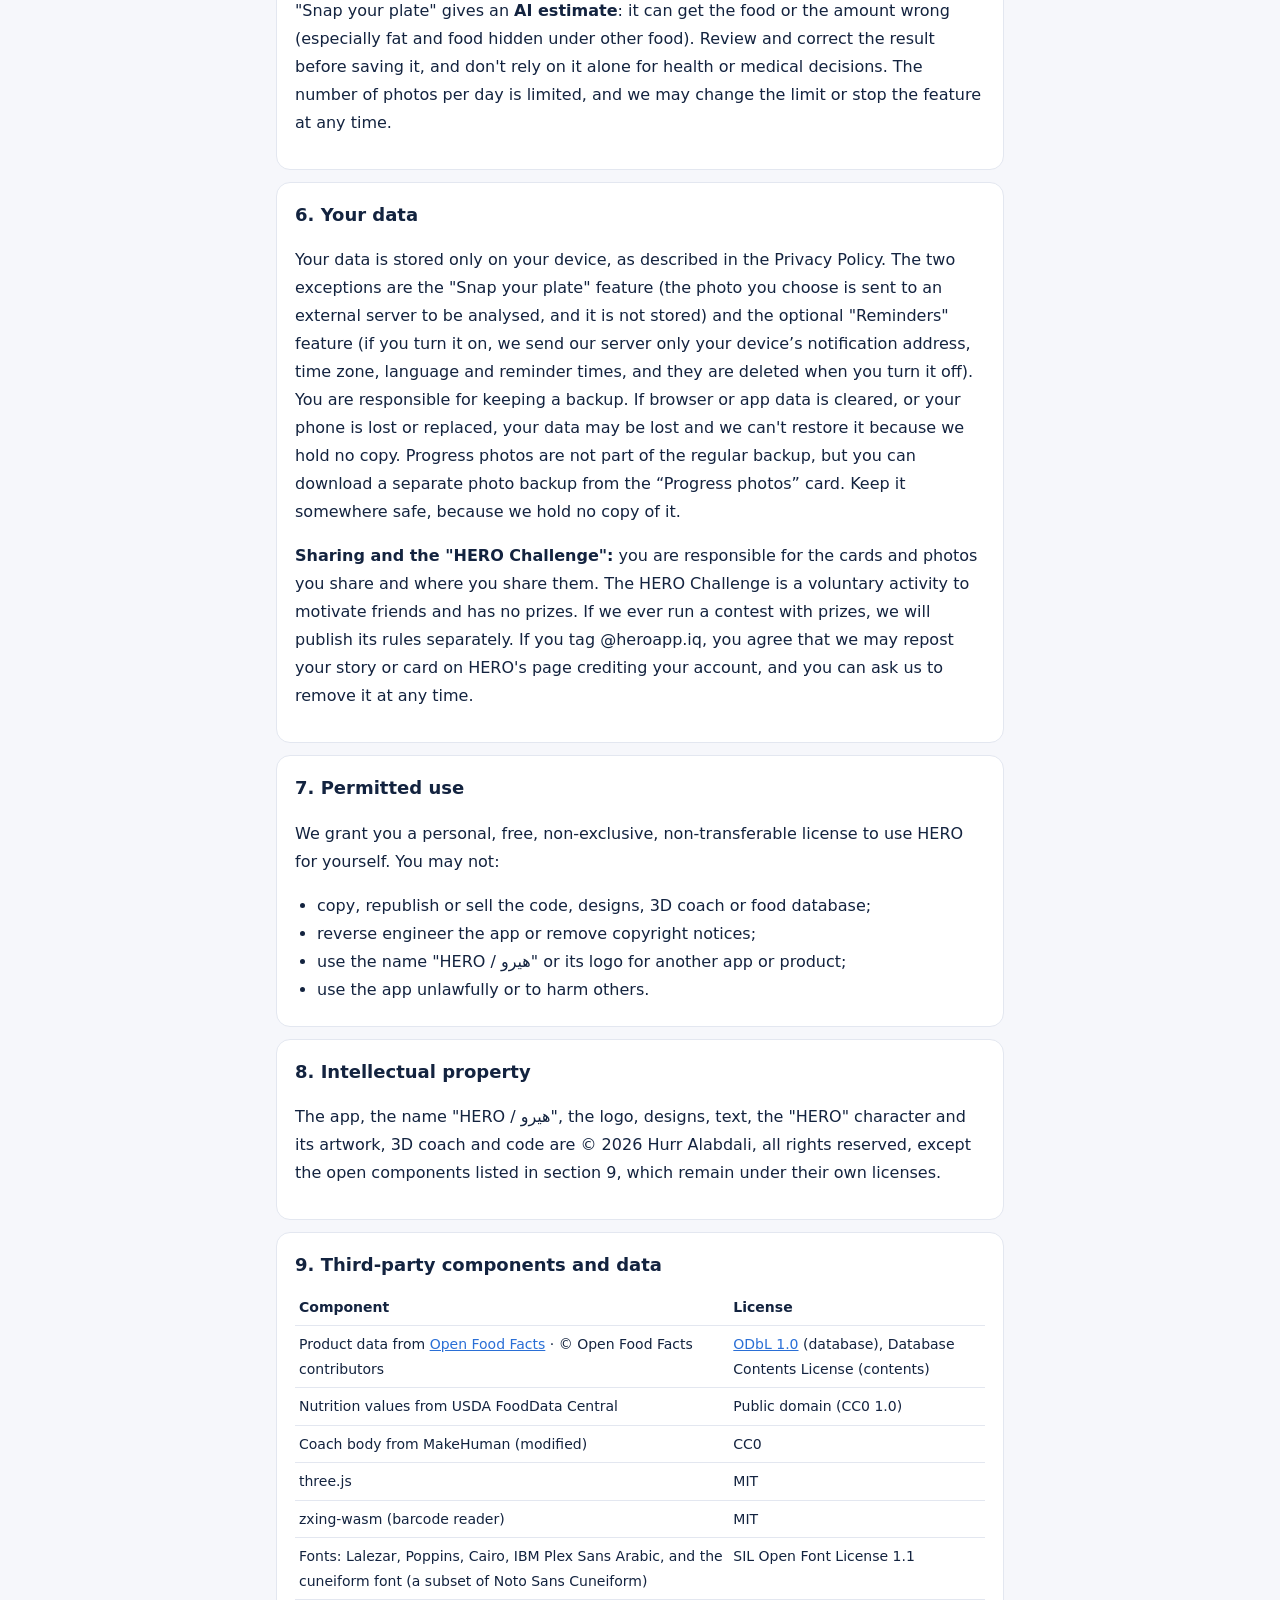
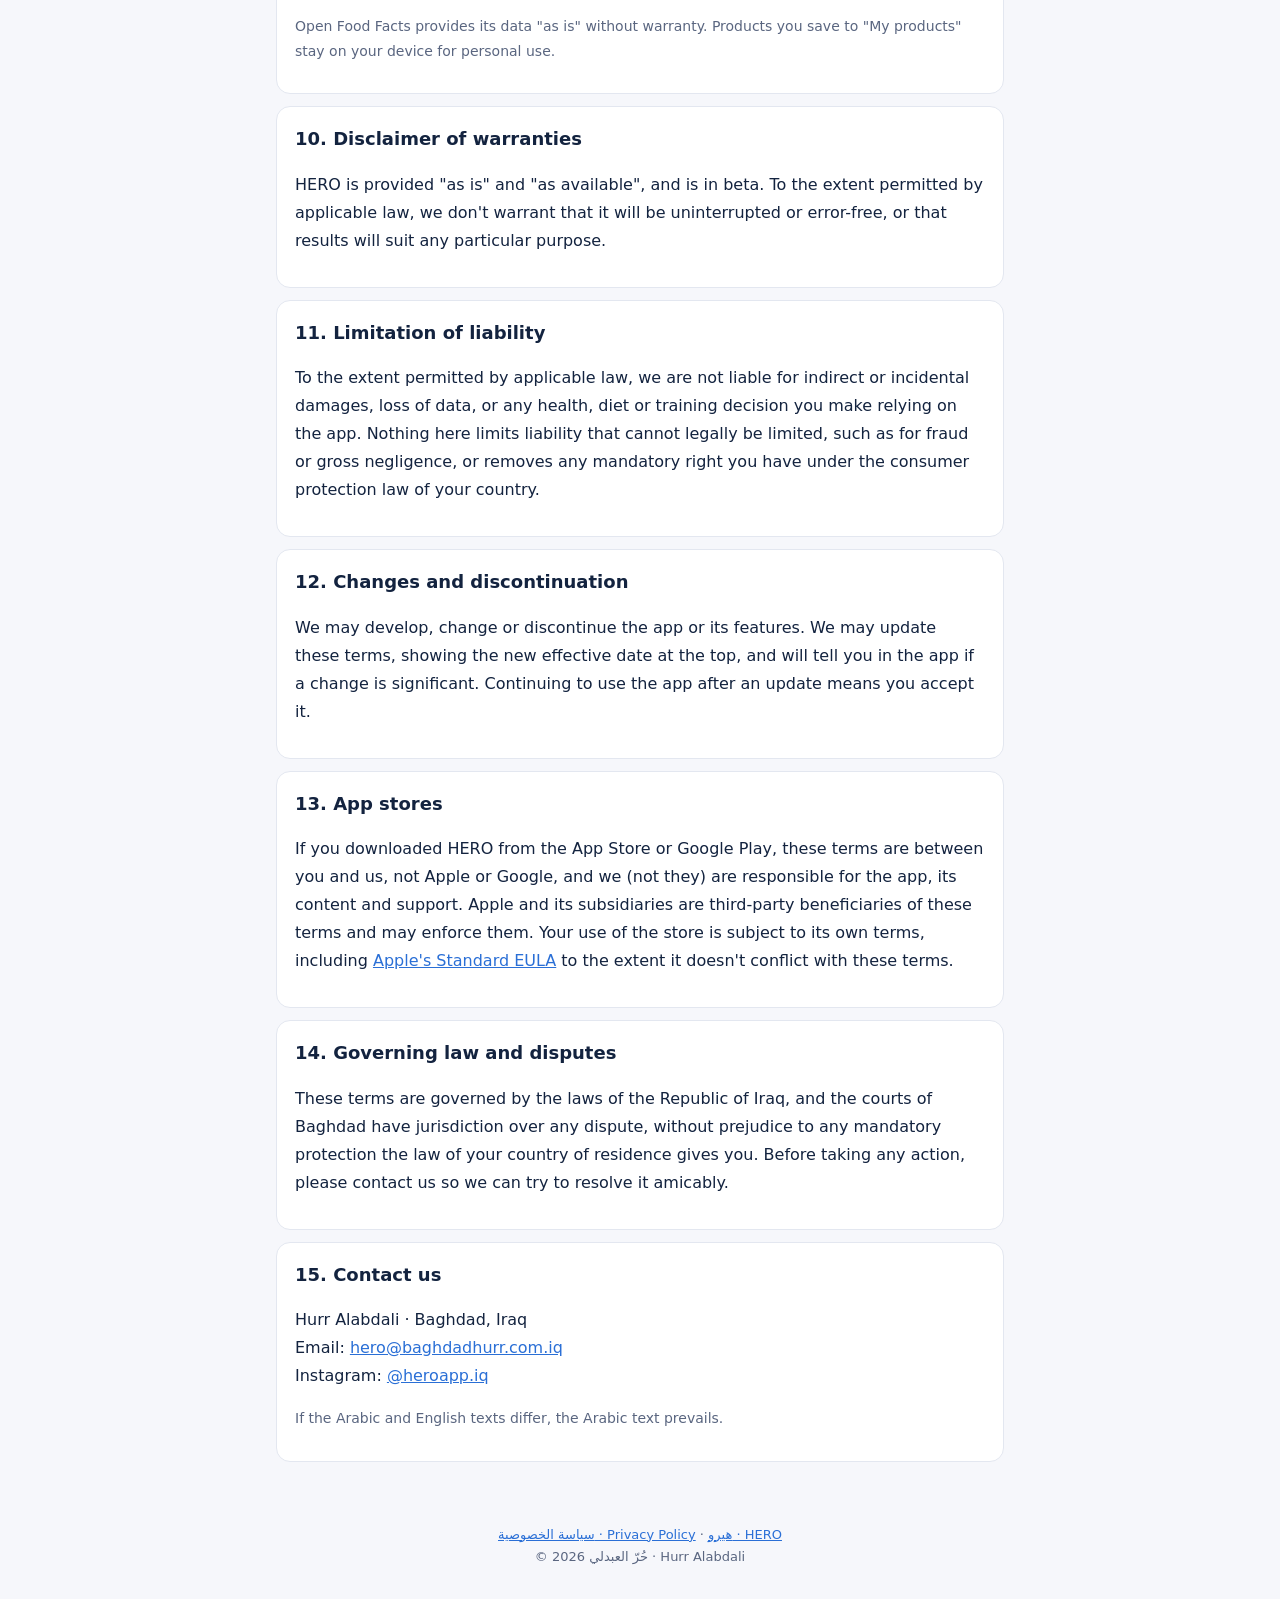
<file: terms.html>
<!DOCTYPE html>
<html lang="ar" dir="rtl">
<head>
<meta charset="utf-8">
<meta name="viewport" content="width=device-width, initial-scale=1">
<title>الشروط والأحكام · هيرو HERO</title>
<meta name="description" content="Terms of Use for HERO (هيرو), the Iraqi food, workout and weight tracker.">
<link rel="icon" href="icons/icon-192.png">
<!-- © 2026 حُرّ العبدلي (Hurr Alabdali). جميع الحقوق محفوظة. -->
<style>
:root{--ink:#13233f;--muted:#5a6680;--gold:#c9961a;--bg:#f6f7fb;--card:#fff;--line:#e3e7f0;--warn:#fff4e0}
@media (prefers-color-scheme:dark){:root{--ink:#eef1f8;--muted:#a9b3c9;--gold:#ffcf4a;--bg:#0d1220;--card:#151c2e;--line:#26304a;--warn:#2b2414}}
*{box-sizing:border-box}
body{margin:0;background:var(--bg);color:var(--ink);font:16px/1.75 system-ui,-apple-system,"Segoe UI",Tahoma,"Noto Naskh Arabic",sans-serif}
header{background:linear-gradient(135deg,#2a4478,#13233f);color:#fff;padding:28px 20px 22px;text-align:center}
header .mark{font-size:30px;font-weight:800;color:#ffcf4a;letter-spacing:.5px}
header h1{margin:6px 0 2px;font-size:22px}
header .date{opacity:.8;font-size:14px}
.lang{display:flex;gap:8px;justify-content:center;margin-top:14px}
.lang button{border:1px solid rgba(255,255,255,.5);background:transparent;color:#fff;border-radius:20px;padding:5px 16px;font:inherit;font-size:14px;cursor:pointer}
.lang button.on{background:#ffcf4a;color:#13233f;border-color:#ffcf4a;font-weight:700}
main{max-width:760px;margin:0 auto;padding:18px 16px 40px}
section{background:var(--card);border:1px solid var(--line);border-radius:14px;padding:16px 18px;margin:12px 0}
section.warn{background:var(--warn);border-color:var(--gold);border-width:2px}
h2{font-size:18px;margin:0 0 8px}
.muted{color:var(--muted);font-size:14px}
ul{padding-inline-start:22px;margin:6px 0}
table{width:100%;border-collapse:collapse;font-size:14px}
td,th{border-bottom:1px solid var(--line);padding:6px 4px;text-align:start;vertical-align:top}
a{color:#2a6fd6}
footer{text-align:center;color:var(--muted);font-size:13px;padding:10px 16px 30px}
[hidden]{display:none!important}
</style>
</head>
<body>
<header>
  <div class="mark">هيرو · HERO</div>
  <h1 data-l="ar">الشروط والأحكام</h1>
  <h1 data-l="en" lang="en" hidden>Terms of Use</h1>
  <div class="date" data-l="ar">تاريخ النفاذ: 20 تشرين الثاني 2026</div>
  <div class="date" data-l="en" lang="en" hidden>Effective date: 20 November 2026</div>
  <div class="lang"><button type="button" data-set="ar">عربي</button><button type="button" data-set="en">English</button></div>
</header>

<main>
<!-- ======================= العربي ======================= -->
<div data-l="ar">
  <section>
    <h2>1. الموافقة على الشروط</h2>
    <p>هذي الشروط اتفاق بينك وبين <b>حُرّ العبدلي</b>، بغداد، العراق («إحنا»)، مطوّر تطبيق هيرو (HERO). لما تستخدم التطبيق (موقع الويب أو نسخة Google Play أو App Store) فإنت توافق على هذي الشروط وعلى <a href="privacy.html">سياسة الخصوصية</a>. إذا ما توافق، لا تستخدم التطبيق.</p>
  </section>

  <section class="warn">
    <h2>2. هيرو مو نصيحة طبية</h2>
    <ul>
      <li>هيرو أداة <b>للمتابعة والتثقيف العام</b>، مو جهاز طبي، وما يشخّص ولا يعالج أي حالة، ومو بديل عن الطبيب أو أخصائي التغذية أو المدرب المؤهل.</li>
      <li>السعرات والاحتياج والحرق وقيم الأكل وبرامج التمرين <b>تقديرات</b> مبنية على معادلات علمية لمتوسط الناس، وتختلف من شخص لشخص.</li>
      <li><b>راجع طبيبك قبل</b> ما تبدي أي نظام أكل أو تمرين، وخصوصاً إذا كنتِ حامل أو مرضعة، أو عندك سكري أو ضغط أو أمراض قلب أو كلى، أو إصابة أو عملية قريبة، أو تاخذ أدوية تأثر على الأكل أو الوزن، أو مريت باضطراب أكل.</li>
      <li><b>وقّف التمرين فوراً</b> إذا حسيت بألم بالصدر، أو دوخة، أو ضيق نفس غير طبيعي، أو ألم حاد بمفصل، وراجع طبيب. بالطوارئ اتصل بالإسعاف.</li>
      <li>إذا صار التسجيل أو الأرقام تسببلك ضغط أو قلق من الأكل، وقّف واختار «تتبع فقط» أو تكلم ويا مختص.</li>
    </ul>
  </section>

  <section>
    <h2>3. التمرين على مسؤوليتك</h2>
    <p>التمارين، ومن ضمنها حركات المدرب ثلاثي الأبعاد، للتوضيح العام. إنت المسؤول عن اختيار الوزن المناسب، والإحماء، وسلامة المكان والأجهزة، واستخدام شخص يساعدك (سبوتر) بالأوزان الثقيلة. بقدر ما يسمح به القانون، ما نتحمل مسؤولية أي إصابة تصير بسبب التمرين أو استخدام الأجهزة.</p>
  </section>

  <section>
    <h2>4. العمر</h2>
    <p>هيرو مخصص للي أعمارهم <b>18 سنة فما فوق</b>. لما توافق بشاشة الترحيب، فإنت تأكد إن عمرك 18 سنة أو أكثر. إذا عمرك أقل، لا تستخدمه. التطبيق ما يحسب احتياج أو أهداف لأي عمر أقل من 18.</p>
  </section>

  <section>
    <h2>5. دقة المعلومات</h2>
    <p>قيم الأكل جاية من مصادر مختلفة: FoodData Central (وزارة الزراعة الأمريكية)، وتقديرات معلّمة بالتطبيق للأكلات المحلية، وOpen Food Facts (قاعدة بيانات يكتبها متطوعين)، وملصقات تضيفها إنت. نحاول تكون دقيقة، بس ما نضمن إنها كاملة أو خالية من الأخطاء، فتأكد من الملصق دائماً، خصوصاً إذا عندك حساسية من أكل معيّن. هيرو ما يتحقق من مسببات الحساسية.</p>
    <p>«صوّر صحنك» يعطي <b>تقدير تقريبي</b> بالذكاء الاصطناعي: ممكن يغلط بنوع الأكلة أو بالكمية (خصوصاً الدهن والأكل المخفي تحت غيره). راجع النتيجة وصحّحها قبل ما تحفظها، ولا تعتمد عليها لحالها بقرارات صحية أو طبية. عدد الصور باليوم محدود، وممكن نغيّر الحد أو نوقف الخاصية بأي وقت.</p>
  </section>

  <section>
    <h2>6. بياناتك</h2>
    <p>بياناتك تنحفظ بجهازك بس، مثل ما مشروح بسياسة الخصوصية. الاستثناءان: ميزة «صوّر صحنك» (الصورة اللي تختارها تنرسل لسيرفر خارجي حتى تنحلل، وما تنحفظ)، وميزة «التذكيرات» الاختيارية (إذا فعّلتها نرسل لسيرفرنا عنوان إشعارات جهازك ومنطقتك الزمنية ولغتك وأوقات التذكير بس، وتنمسح لما تطفيها). إنت المسؤول عن حفظ نسخة احتياطية. إذا انمسحت بيانات المتصفح أو التطبيق، أو ضاع الموبايل أو تغيّر، ممكن تضيع البيانات، وما نكدر نرجعها لأن ما عدنا نسخة. صور التقدّم ما تدخل بالنسخة الاحتياطية العادية، بس تكدر تنزّل لها نسخة منفصلة من بطاقة «صور التقدّم». احفظها وين تختار، لأن ما عدنا نسخة منها.</p>
    <p><b>المشاركة و«تحدّي هيرو»:</b> إنت المسؤول عن البطاقات والصور اللي تشاركها ووين تشاركها. «تحدّي هيرو» نشاط اختياري للتشجيع بين الأصدقاء، وما بيه جوائز. إذا سوّينا مسابقة بجوائز بالمستقبل، راح نعلن شروطها بشكل منفصل. إذا سوّيت تاگ لـ@heroapp.iq، فإنت توافق إننا نعيد نشر قصتك أو بطاقتك على صفحة هيرو مع ذكر حسابك، وتكدر تطلب حذفها بأي وقت.</p>
  </section>

  <section>
    <h2>7. الاستخدام المسموح</h2>
    <p>نمنحك ترخيص شخصي، مجاني، غير حصري، وغير قابل للنقل، حتى تستخدم هيرو لنفسك. ممنوع:</p>
    <ul>
      <li>نسخ الكود أو التصاميم أو المدرب ثلاثي الأبعاد أو قاعدة الأكل أو إعادة نشرها أو بيعها.</li>
      <li>الهندسة العكسية أو إزالة إشعارات حقوق النشر.</li>
      <li>استخدام اسم «هيرو» أو شعاره لتطبيق أو منتج ثاني.</li>
      <li>استخدام التطبيق بشكل يخالف القانون أو يضر غيرك.</li>
    </ul>
  </section>

  <section>
    <h2>8. الملكية الفكرية</h2>
    <p>التطبيق، والاسم «هيرو / HERO»، والشعار، والتصاميم، والنصوص، وشخصية «هيرو» ورسوماتها، والمدرب ثلاثي الأبعاد، والكود: © 2026 حُرّ العبدلي، جميع الحقوق محفوظة، باستثناء المكونات المفتوحة المذكورة بالقسم 9، اللي تبقى تحت رخصها.</p>
  </section>

  <section>
    <h2>9. مكونات ومصادر من أطراف ثانية</h2>
    <table>
      <tr><th>المكوّن</th><th>الرخصة</th></tr>
      <tr><td>بيانات المنتجات من <a href="https://world.openfoodfacts.org" rel="noopener">Open Food Facts</a> · © مساهمو Open Food Facts</td><td><a href="https://opendatacommons.org/licenses/odbl/1-0/" rel="noopener">ODbL 1.0</a> (قاعدة البيانات)، Database Contents License (المحتوى)</td></tr>
      <tr><td>قيم غذائية من USDA FoodData Central</td><td>ملكية عامة (CC0 1.0)</td></tr>
      <tr><td>جسم المدرب من MakeHuman (معدّل)</td><td>CC0</td></tr>
      <tr><td>three.js</td><td>MIT</td></tr>
      <tr><td>zxing-wasm (قارئ الباركود)</td><td>MIT</td></tr>
      <tr><td>الخطوط: Lalezar، Poppins، Cairo، IBM Plex Sans Arabic، وخط الكتابة المسمارية (مقتطع من Noto Sans Cuneiform)</td><td>SIL Open Font License 1.1</td></tr>
    </table>
    <p class="muted">Open Food Facts يقدم بياناته «كما هي» وبدون ضمان. المنتجات اللي تحفظها بـ«منتجاتي» تبقى بجهازك للاستخدام الشخصي.</p>
  </section>

  <section>
    <h2>10. إخلاء الضمان</h2>
    <p>نقدّم هيرو «كما هو» و«حسب توفره»، وهو بمرحلة تجريبية. بقدر ما يسمح به القانون المطبّق، ما نضمن إنه يشتغل بدون انقطاع أو أخطاء، أو إن النتائج تناسب هدف معيّن.</p>
  </section>

  <section>
    <h2>11. حدود المسؤولية</h2>
    <p>بقدر ما يسمح به القانون المطبّق، ما نتحمل مسؤولية أي ضرر غير مباشر أو عرضي، أو فقدان بيانات، أو قرار صحي أو غذائي أو تدريبي اتخذته بالاعتماد على التطبيق. هذا البند ما يحدّ أي مسؤولية ما يجوز تحديدها قانوناً، مثل المسؤولية عن الغش أو الخطأ الجسيم، وما يحرمك من أي حق إلزامي يمنحه لك قانون حماية المستهلك ببلدك.</p>
  </section>

  <section>
    <h2>12. التغييرات وإيقاف الخدمة</h2>
    <p>ممكن نطوّر التطبيق، أو نغيّر ميزاته، أو نوقفه. ممكن نحدّث هذي الشروط، ونكتب تاريخ النفاذ الجديد بأعلى الصفحة، ونبلغك داخل التطبيق إذا كان التغيير مهم. استمرارك بالاستخدام بعد التحديث يعني موافقتك.</p>
  </section>

  <section>
    <h2>13. متاجر التطبيقات</h2>
    <p>إذا نزلت هيرو من App Store أو Google Play، فهذي الشروط بينك وبيننا، مو ويا Apple أو Google، وإحنا (مو هم) المسؤولين عن التطبيق ومحتواه ودعمه. Apple وشركاتها التابعة مستفيدين من هذي الشروط ويحق إلهم تطبيقها. استخدامك للمتجر يخضع لشروطه، ومن ضمنها <a href="https://www.apple.com/legal/internet-services/itunes/dev/stdeula/" rel="noopener">رخصة Apple القياسية للمستخدم (EULA)</a> بالحد اللي ما يتعارض ويا هذي الشروط.</p>
  </section>

  <section>
    <h2>14. القانون والنزاعات</h2>
    <p>تخضع هذي الشروط لقوانين جمهورية العراق، ومحاكم بغداد مختصة بأي نزاع، مع الاحتفاظ بأي حماية إلزامية يمنحها لك قانون بلد إقامتك. قبل أي إجراء، نتمنى تراسلنا حتى نحل الموضوع ودياً.</p>
  </section>

  <section>
    <h2>15. تواصل ويانا</h2>
    <p>حُرّ العبدلي · بغداد، العراق<br>
    الإيميل: <a href="mailto:hero@baghdadhurr.com.iq">hero@baghdadhurr.com.iq</a><br>
    انستغرام: <a href="https://instagram.com/heroapp.iq" rel="noopener">@heroapp.iq</a></p>
    <p class="muted">إذا اختلف النص العربي عن الإنگليزي، يُعتمد النص العربي.</p>
  </section>
</div>

<!-- ======================= English ======================= -->
<div data-l="en" lang="en" dir="ltr" hidden>
  <section>
    <h2>1. Agreement</h2>
    <p>These terms are an agreement between you and <b>Hurr Alabdali</b>, Baghdad, Iraq ("we"), the developer of HERO (هيرو). By using the app (the web app, the Google Play app or the App Store app) you agree to these terms and to the <a href="privacy.html?lang=en">Privacy Policy</a>. If you don't agree, don't use the app.</p>
  </section>

  <section class="warn">
    <h2>2. HERO is not medical advice</h2>
    <ul>
      <li>HERO is a tool for <b>tracking and general education</b>. It is not a medical device, does not diagnose or treat any condition, and is not a substitute for a doctor, dietitian or qualified coach.</li>
      <li>Calorie needs, burn, food values and workout plans are <b>estimates</b> based on scientific equations for the average person, and vary from person to person.</li>
      <li><b>Consult your doctor before</b> starting any diet or exercise program, especially if you are pregnant or breastfeeding, have diabetes, high blood pressure, heart or kidney disease, an injury or recent surgery, take medication that affects eating or weight, or have experienced an eating disorder.</li>
      <li><b>Stop exercising immediately</b> if you feel chest pain, dizziness, unusual shortness of breath or sharp joint pain, and see a doctor. In an emergency, call emergency services.</li>
      <li>If logging or numbers start causing you stress or anxiety about food, stop, choose "Track only", or talk to a professional.</li>
    </ul>
  </section>

  <section>
    <h2>3. Exercise at your own risk</h2>
    <p>Exercises, including the 3D coach's movements, are general demonstrations. You are responsible for choosing appropriate weights, warming up, the safety of your space and equipment, and using a spotter for heavy lifts. To the extent permitted by law, we are not liable for injuries resulting from exercise or equipment use.</p>
  </section>

  <section>
    <h2>4. Age</h2>
    <p>HERO is intended for people <b>18 and older</b>. By agreeing on the welcome screen you confirm you are 18 or older. If you are younger, don't use it. The app does not calculate needs or targets for anyone under 18.</p>
  </section>

  <section>
    <h2>5. Accuracy</h2>
    <p>Food values come from several sources: USDA FoodData Central, estimates marked in the app for local dishes, Open Food Facts (a volunteer-written database) and labels you add yourself. We try to keep them accurate but don't guarantee they are complete or error-free, so always check the label, especially if you have a food allergy. HERO does not check for allergens.</p>
    <p>"Snap your plate" gives an <b>AI estimate</b>: it can get the food or the amount wrong (especially fat and food hidden under other food). Review and correct the result before saving it, and don't rely on it alone for health or medical decisions. The number of photos per day is limited, and we may change the limit or stop the feature at any time.</p>
  </section>

  <section>
    <h2>6. Your data</h2>
    <p>Your data is stored only on your device, as described in the Privacy Policy. The two exceptions are the "Snap your plate" feature (the photo you choose is sent to an external server to be analysed, and it is not stored) and the optional "Reminders" feature (if you turn it on, we send our server only your device’s notification address, time zone, language and reminder times, and they are deleted when you turn it off). You are responsible for keeping a backup. If browser or app data is cleared, or your phone is lost or replaced, your data may be lost and we can't restore it because we hold no copy. Progress photos are not part of the regular backup, but you can download a separate photo backup from the “Progress photos” card. Keep it somewhere safe, because we hold no copy of it.</p>
    <p><b>Sharing and the "HERO Challenge":</b> you are responsible for the cards and photos you share and where you share them. The HERO Challenge is a voluntary activity to motivate friends and has no prizes. If we ever run a contest with prizes, we will publish its rules separately. If you tag @heroapp.iq, you agree that we may repost your story or card on HERO's page crediting your account, and you can ask us to remove it at any time.</p>
  </section>

  <section>
    <h2>7. Permitted use</h2>
    <p>We grant you a personal, free, non-exclusive, non-transferable license to use HERO for yourself. You may not:</p>
    <ul>
      <li>copy, republish or sell the code, designs, 3D coach or food database;</li>
      <li>reverse engineer the app or remove copyright notices;</li>
      <li>use the name "HERO / هيرو" or its logo for another app or product;</li>
      <li>use the app unlawfully or to harm others.</li>
    </ul>
  </section>

  <section>
    <h2>8. Intellectual property</h2>
    <p>The app, the name "HERO / هيرو", the logo, designs, text, the "HERO" character and its artwork, 3D coach and code are © 2026 Hurr Alabdali, all rights reserved, except the open components listed in section 9, which remain under their own licenses.</p>
  </section>

  <section>
    <h2>9. Third-party components and data</h2>
    <table>
      <tr><th>Component</th><th>License</th></tr>
      <tr><td>Product data from <a href="https://world.openfoodfacts.org" rel="noopener">Open Food Facts</a> · © Open Food Facts contributors</td><td><a href="https://opendatacommons.org/licenses/odbl/1-0/" rel="noopener">ODbL 1.0</a> (database), Database Contents License (contents)</td></tr>
      <tr><td>Nutrition values from USDA FoodData Central</td><td>Public domain (CC0 1.0)</td></tr>
      <tr><td>Coach body from MakeHuman (modified)</td><td>CC0</td></tr>
      <tr><td>three.js</td><td>MIT</td></tr>
      <tr><td>zxing-wasm (barcode reader)</td><td>MIT</td></tr>
      <tr><td>Fonts: Lalezar, Poppins, Cairo, IBM Plex Sans Arabic, and the cuneiform font (a subset of Noto Sans Cuneiform)</td><td>SIL Open Font License 1.1</td></tr>
    </table>
    <p class="muted">Open Food Facts provides its data "as is" without warranty. Products you save to "My products" stay on your device for personal use.</p>
  </section>

  <section>
    <h2>10. Disclaimer of warranties</h2>
    <p>HERO is provided "as is" and "as available", and is in beta. To the extent permitted by applicable law, we don't warrant that it will be uninterrupted or error-free, or that results will suit any particular purpose.</p>
  </section>

  <section>
    <h2>11. Limitation of liability</h2>
    <p>To the extent permitted by applicable law, we are not liable for indirect or incidental damages, loss of data, or any health, diet or training decision you make relying on the app. Nothing here limits liability that cannot legally be limited, such as for fraud or gross negligence, or removes any mandatory right you have under the consumer protection law of your country.</p>
  </section>

  <section>
    <h2>12. Changes and discontinuation</h2>
    <p>We may develop, change or discontinue the app or its features. We may update these terms, showing the new effective date at the top, and will tell you in the app if a change is significant. Continuing to use the app after an update means you accept it.</p>
  </section>

  <section>
    <h2>13. App stores</h2>
    <p>If you downloaded HERO from the App Store or Google Play, these terms are between you and us, not Apple or Google, and we (not they) are responsible for the app, its content and support. Apple and its subsidiaries are third-party beneficiaries of these terms and may enforce them. Your use of the store is subject to its own terms, including <a href="https://www.apple.com/legal/internet-services/itunes/dev/stdeula/" rel="noopener">Apple's Standard EULA</a> to the extent it doesn't conflict with these terms.</p>
  </section>

  <section>
    <h2>14. Governing law and disputes</h2>
    <p>These terms are governed by the laws of the Republic of Iraq, and the courts of Baghdad have jurisdiction over any dispute, without prejudice to any mandatory protection the law of your country of residence gives you. Before taking any action, please contact us so we can try to resolve it amicably.</p>
  </section>

  <section>
    <h2>15. Contact us</h2>
    <p>Hurr Alabdali · Baghdad, Iraq<br>
    Email: <a href="mailto:hero@baghdadhurr.com.iq">hero@baghdadhurr.com.iq</a><br>
    Instagram: <a href="https://instagram.com/heroapp.iq" rel="noopener">@heroapp.iq</a></p>
    <p class="muted">If the Arabic and English texts differ, the Arabic text prevails.</p>
  </section>
</div>
</main>

<footer>
  <div><a href="privacy.html" data-keep>سياسة الخصوصية · Privacy Policy</a> · <a href="./">هيرو · HERO</a></div>
  <div>© 2026 حُرّ العبدلي · Hurr Alabdali</div>
</footer>

<script>
(function(){
  var q = new URLSearchParams(location.search).get('lang'), saved = null;
  try{ saved = localStorage.getItem('hero_lang'); }catch(e){}
  var nav = (navigator.language || 'ar').slice(0,2);
  var lang = q === 'en' || q === 'ar' ? q : (saved === 'en' || saved === 'ar' ? saved : (nav === 'ar' ? 'ar' : 'en'));
  function set(l){
    document.documentElement.lang = l; document.documentElement.dir = l === 'ar' ? 'rtl' : 'ltr';
    document.querySelectorAll('[data-l]').forEach(function(e){ e.hidden = e.getAttribute('data-l') !== l; });
    document.querySelectorAll('[data-set]').forEach(function(b){ b.classList.toggle('on', b.getAttribute('data-set') === l); });
    document.title = l === 'ar' ? 'الشروط والأحكام · هيرو HERO' : 'Terms of Use · HERO';
    document.querySelectorAll('footer a[data-keep]').forEach(function(a){ a.href = 'privacy.html?lang=' + l; });
  }
  document.querySelectorAll('[data-set]').forEach(function(b){ b.onclick = function(){ set(b.getAttribute('data-set')); }; });
  set(lang);
})();
</script>
</body>
</html>
</file>
<file: app.css>
/* ---------- tokens: lapis (Ishtar Gate) + date gold ---------- */
:root{
  --bg:#f2f4f9; --card:#ffffff; --card-2:#f7f8fc; --ink:#141a2b; --sub:#5a6380; --line:#dde2ee;
  --accent:#1d4ea3; --accent-ink:#ffffff; --accent-soft:#e3eafa;
  --lapis:#1d4ea3; --gold:#c4952f;
  --good:#1f7a55; --warn:#a8650f; --bad:#b33a2b;
  --chart-line:#1d4ea3; --chart-dot:#a4abbd;
  --c-cal:#1d4ea3; --c-pro:#007a5e; --c-carb:#e46a9e; --c-fat:#b8861b;
  --c-water:#1b8fc7;
  --shadow:0 1px 2px rgba(20,26,43,.06), 0 6px 20px rgba(20,26,43,.06);
  --f-body:"IBM Plex Sans Arabic", "Segoe UI", Tahoma, Arial, sans-serif;
  --f-display:"Reem Kufi", "IBM Plex Sans Arabic", "Segoe UI", Tahoma, sans-serif;
  --nav-h:64px;
  --stage-1:#ffffff; --stage-2:#e6eaf2; --glass:rgba(255,255,255,.84); --floor-3d:#dfe4ee;
}
@media (prefers-color-scheme: dark){
  :root:not([data-theme="light"]){
    color-scheme:dark;
    --bg:#0d1220; --card:#161d30; --card-2:#1b2338; --ink:#e9ecf4; --sub:#97a0b8; --line:#273049;
    --accent:#6f98ee; --accent-ink:#0b1020; --accent-soft:#1d2a4a;
    --lapis:#1d4ea3; --gold:#e2b659;
    --good:#4cc08a; --warn:#e3a14a; --bad:#ef7a6a;
    --chart-line:#6f98ee; --chart-dot:#6f7690;
    --c-cal:#5f8ae6; --c-pro:#0d7f5a; --c-carb:#cf6f9c; --c-fat:#b7842a; --c-water:#4fb0e3;
    --shadow:0 1px 2px rgba(0,0,0,.3), 0 6px 20px rgba(0,0,0,.25);
    --stage-1:#222b44; --stage-2:#121829; --glass:rgba(22,29,48,.82); --floor-3d:#2b3552;
  }
}
:root[data-theme="dark"]{
  color-scheme:dark;
  --bg:#0d1220; --card:#161d30; --card-2:#1b2338; --ink:#e9ecf4; --sub:#97a0b8; --line:#273049;
  --accent:#6f98ee; --accent-ink:#0b1020; --accent-soft:#1d2a4a;
  --lapis:#1d4ea3; --gold:#e2b659;
  --good:#4cc08a; --warn:#e3a14a; --bad:#ef7a6a;
  --chart-line:#6f98ee; --chart-dot:#6f7690;
  --c-cal:#5f8ae6; --c-pro:#0d7f5a; --c-carb:#cf6f9c; --c-fat:#b7842a; --c-water:#4fb0e3;
  --shadow:0 1px 2px rgba(0,0,0,.3), 0 6px 20px rgba(0,0,0,.25);
  --stage-1:#222b44; --stage-2:#121829; --glass:rgba(22,29,48,.82); --floor-3d:#2b3552;
}
*{box-sizing:border-box;}
html{direction:rtl;}
body{margin:0; background:var(--bg); color:var(--ink); font-family:var(--f-body); font-size:15px; line-height:1.55; -webkit-tap-highlight-color:transparent;}
button, input, select, textarea{font-family:inherit;}
.num, .n, input[type=number]{font-variant-numeric:tabular-nums;}
:focus-visible{outline:2px solid var(--accent); outline-offset:2px;}
@media (prefers-reduced-motion: reduce){ *{transition:none !important; animation:none !important;} }

/* ---------- app header ---------- */
.appbar{position:sticky; top:env(safe-area-inset-top,0px); z-index:20; background:color-mix(in srgb, var(--bg) 88%, transparent); backdrop-filter:blur(10px); -webkit-backdrop-filter:blur(10px);}
.appbar-in{max-width:640px; margin:0 auto; padding:12px 16px 10px; display:flex; align-items:center; gap:10px;}
.brand{font-family:var(--f-display); font-weight:700; font-size:22px; letter-spacing:.2px; line-height:1;}
.appbar .sub{color:var(--sub); font-size:12px; margin-top:3px;}
.mark{flex:0 0 auto; display:block;}

/* ---------- layout ---------- */
.wrap{max-width:640px; margin:0 auto; padding-inline:16px; padding-block:6px calc(var(--nav-h) + 96px + env(safe-area-inset-bottom,0px));}
.card{background:var(--card); border:1px solid var(--line); border-radius:16px; padding:16px; margin-bottom:12px;}
.card h2, .sec-title{font-size:13px; margin:0 0 12px; color:var(--sub); font-weight:600; letter-spacing:.2px;}
.row{display:flex; gap:10px; margin-bottom:10px; flex-wrap:wrap;}
.field{flex:1 1 100px; min-width:90px;}
label{display:block; font-size:12px; color:var(--sub); margin-bottom:4px; font-weight:500;}
input, select, textarea{width:100%; padding:10px 12px; border-radius:10px; border:1px solid var(--line); background:var(--card-2); color:var(--ink); font-size:15px;}
input:focus, select:focus{border-color:var(--accent); outline:none; box-shadow:0 0 0 3px var(--accent-soft);}
button{cursor:pointer;}
button.primary{background:var(--accent); color:var(--accent-ink); border:none; border-radius:12px; padding:12px 16px; font-size:15px; font-weight:600; width:100%;}
button.primary:active{transform:translateY(1px);}
button.ghost{background:transparent; border:1px solid var(--line); color:var(--ink); border-radius:10px; padding:8px 12px; font-size:13px;}
button.ghost:hover{border-color:var(--accent); color:var(--accent);}
button:disabled{cursor:default; opacity:.4;}
.btn-row{display:flex; gap:8px; margin-top:8px; flex-wrap:wrap;}
.btn-row button{flex:1 1 auto;}
.goal-note{font-size:12.5px; color:var(--sub); margin-top:8px; line-height:1.7;}
.warn-text{color:var(--warn);}
.empty{color:var(--sub); font-size:13px; text-align:center; padding:18px 0;}
.hidden{display:none !important;}
.pill{font-size:11px; padding:2px 8px; border-radius:999px; background:var(--card-2); border:1px solid var(--line); color:var(--sub); white-space:nowrap;}
.del{background:none; border:none; color:var(--sub); font-size:15px; padding:6px 8px; border-radius:8px;}
.del:hover{color:var(--bad); background:var(--card-2);}
.stat-grid{display:grid; grid-template-columns:repeat(2,1fr); gap:10px; margin-top:10px;}
.stat{background:var(--card-2); border-radius:12px; padding:10px 12px; border:1px solid var(--line);}
.stat .n{font-family:var(--f-display); font-size:22px; font-weight:600; line-height:1.3;}
.stat .l{font-size:11.5px; color:var(--sub);}
.bar{height:8px; background:var(--line); border-radius:6px; overflow:hidden; margin-top:6px;}
.bar > div{height:100%; background:var(--accent); border-radius:6px; transition:width .3s;}
.list-item{display:flex; justify-content:space-between; align-items:center; gap:8px; padding:11px 0; border-bottom:1px solid var(--line); font-size:14px;}
.list-item:last-child{border-bottom:none;}
.list-item .meta, .meta{color:var(--sub); font-size:12px;}
a{color:var(--accent);}

/* ---------- day switcher ---------- */
.daybar{display:flex; gap:8px; align-items:center; margin:2px 0 10px;}
.daybar input{flex:1; text-align:center; background:var(--card); font-weight:600;}
.daybar button{flex:0 0 auto; background:var(--card); border:1px solid var(--line); color:var(--ink); border-radius:10px; width:42px; height:42px; font-size:18px; line-height:1;}
#day-label{text-align:center; margin:-4px 0 10px;}

/* ---------- today summary: ring + macros ---------- */
.summary{display:grid; grid-template-columns:132px 1fr; gap:16px; align-items:center;}
@media (max-width:360px){ .summary{grid-template-columns:1fr;} .ring{margin:0 auto;} }
.ring{position:relative; width:132px; height:132px;}
.ring svg{display:block; transform:rotate(-90deg);}
.ring .track{fill:none; stroke:var(--line); stroke-width:11;}
.ring .prog{fill:none; stroke:var(--c-cal); stroke-width:11; stroke-linecap:round; transition:stroke-dasharray .4s;}
.ring.over .prog{stroke:var(--c-cal); opacity:.75;}
.ring-center{position:absolute; inset:0; display:flex; flex-direction:column; align-items:center; justify-content:center; text-align:center;}
.ring-num{font-family:var(--f-display); font-size:30px; font-weight:700; line-height:1.05;}
.ring-lbl{font-size:11.5px; color:var(--sub);}
.macros{display:flex; flex-direction:column; gap:12px;}
.macro-top{display:flex; justify-content:space-between; align-items:baseline; gap:6px; font-size:13px;}
.macro-name{font-weight:600; display:inline-flex; align-items:center; gap:6px;}
.dot{display:inline-block; width:9px; height:9px; border-radius:50%; flex:0 0 auto; vertical-align:middle; margin-left:5px;}
.macro-name .dot{margin-left:0;}
.d-cal{background:var(--c-cal);} .d-pro{background:var(--c-pro);} .d-carb{background:var(--c-carb);} .d-fat{background:var(--c-fat);}
#bar-cal{background:var(--c-cal);} #bar-pro{background:var(--c-pro);} #bar-carb{background:var(--c-carb);} #bar-fat{background:var(--c-fat);}
.macro-val b{font-family:var(--f-display); font-size:16px; font-weight:600;}
.macro-goal{color:var(--sub); font-size:11.5px;}
.sum-foot{display:flex; justify-content:space-between; align-items:center; gap:8px; margin-top:12px; padding-top:10px; border-top:1px solid var(--line);}
.sum-foot .goal-note{margin:0;}

/* ---------- quick add ---------- */
.chips{display:flex; flex-wrap:wrap; gap:8px;}
.chip{border:1px solid var(--line); background:var(--card-2); color:var(--ink); border-radius:999px; padding:8px 12px; font-size:13px; display:inline-flex; gap:6px; align-items:center;}
.chip:hover{border-color:var(--accent);}
.chip .meta{font-size:11px;}

/* ---------- search results ---------- */
.results{margin-top:6px; border:1px solid var(--line); border-radius:12px; overflow:hidden auto; max-height:380px; background:var(--card);}
.results:empty{display:none;}
.result{display:flex; justify-content:space-between; align-items:center; gap:8px; width:100%; text-align:right; padding:11px 12px; background:none; border:none; border-bottom:1px solid var(--line); color:var(--ink); font-size:14px;}
.result:last-child{border-bottom:none;}
.result:hover, .result.hl{background:var(--accent-soft);}
.miss-food{display:block; width:100%; text-align:center; padding:10px 12px; background:none; border:none; color:var(--accent); font:inherit; font-size:13px; font-weight:700; cursor:pointer;}
.result .meta{font-size:11px; white-space:nowrap;}
.waist summary{cursor:pointer; list-style:none; display:flex; align-items:center; justify-content:space-between;}
.waist summary::-webkit-details-marker{display:none;}
.waist summary::after{content:'＋'; color:var(--accent); font-size:18px;}
.waist[open] summary::after{content:'－';}
.res-head{font-size:11.5px; color:var(--sub); padding:8px 12px 6px; background:var(--card-2); border-bottom:1px solid var(--line);}

/* ---------- item rows ---------- */
.item{padding:11px 0; border-bottom:1px solid var(--line);}
.item:last-child{border-bottom:none;}
.item-top{display:flex; justify-content:space-between; align-items:center; gap:8px; font-size:14px;}
.item-bot{display:flex; align-items:center; gap:8px; margin-top:6px; flex-wrap:wrap; font-size:12px; color:var(--sub);}
input.amt{width:78px; padding:6px 8px; font-size:14px;}
details.manual{margin-top:14px; border-top:1px dashed var(--line); padding-top:10px;}
details.manual summary{cursor:pointer; color:var(--accent); font-size:13px; padding:4px 0; font-weight:500;}

/* ---------- library segmented control ---------- */
.seg{display:flex; background:var(--card); border:1px solid var(--line); border-radius:12px; padding:4px; gap:4px; margin-bottom:12px;}
.seg-btn{flex:1; border:none; background:none; color:var(--sub); padding:9px 6px; border-radius:9px; font-size:13.5px; font-weight:500; white-space:nowrap;}
.seg-btn.active{background:var(--accent); color:var(--accent-ink);}

/* ---------- bottom navigation ---------- */
.bottomnav{position:fixed; bottom:0; left:0; right:0; z-index:30; background:var(--card); border-top:1px solid var(--line); padding-bottom:env(safe-area-inset-bottom,0px);}
.bottomnav-in{max-width:640px; margin:0 auto; display:grid; grid-template-columns:repeat(6,1fr); height:var(--nav-h);}
.bottomnav .tab{background:none; border:none; color:var(--sub); display:flex; flex-direction:column; align-items:center; justify-content:center; gap:3px; font-size:11px; font-weight:500; padding:0 2px; white-space:nowrap;}
.bottomnav .tab svg{width:22px; height:22px; stroke:currentColor; fill:none; stroke-width:1.8; stroke-linecap:round; stroke-linejoin:round;}
.bottomnav .tab.active{color:var(--accent);}
.bottomnav .tab.active svg{stroke-width:2.2;}

/* ---------- floating add button ---------- */
.fab{position:fixed; z-index:31; left:max(16px, calc(50% - 304px)); bottom:calc(var(--nav-h) + 14px + env(safe-area-inset-bottom,0px));
  display:flex; align-items:center; gap:8px; background:var(--accent); color:var(--accent-ink); border:none; border-radius:999px; padding:13px 18px 13px 16px; font-size:15px; font-weight:600; box-shadow:var(--shadow);}
.fab svg{width:20px; height:20px; stroke:currentColor; stroke-width:2.4; fill:none; stroke-linecap:round;}
.fab-badge{background:var(--gold); color:#1a1405; border-radius:999px; font-size:11px; font-weight:700; min-width:20px; height:20px; display:inline-flex; align-items:center; justify-content:center; padding:0 6px;}

/* ---------- bottom sheet ---------- */
.sheet-backdrop{position:fixed; inset:0; z-index:40; background:rgba(8,12,22,.45);}
.sheet{position:fixed; z-index:41; left:0; right:0; bottom:0; margin:0 auto; max-width:640px; max-height:92%; display:flex; flex-direction:column;
  background:var(--bg); border-radius:20px 20px 0 0; box-shadow:0 -8px 30px rgba(0,0,0,.2); padding-bottom:env(safe-area-inset-bottom,0px); animation:sheetUp .22s ease-out;}
@keyframes sheetUp{from{transform:translateY(24px); opacity:.6;} to{transform:none; opacity:1;}}
.sheet-head{display:flex; align-items:center; gap:8px; padding:10px 16px 8px; border-bottom:1px solid var(--line); position:relative;}
.sheet-grip{position:absolute; top:6px; left:50%; transform:translateX(-50%); width:40px; height:4px; border-radius:4px; background:var(--line);}
.sheet-head h2{flex:1; margin:8px 0 0; font-size:16px; font-weight:700; color:var(--ink);}
.icon-btn{background:var(--card); border:1px solid var(--line); color:var(--ink); border-radius:10px; width:38px; height:38px; font-size:15px; margin-top:6px;}
.sheet-body{overflow-y:auto; padding:12px 16px 16px; -webkit-overflow-scrolling:touch;}
body.sheet-open{overflow:hidden;}
#draft-card.editing{border-color:var(--warn);}

/* ---------- dialogs + toast ---------- */
.modal{position:fixed; inset:0; background:rgba(8,12,22,.5); display:flex; align-items:center; justify-content:center; z-index:95; padding:16px;}
.modal-box{background:var(--card); color:var(--ink); border-radius:16px; padding:18px; max-width:420px; width:100%; border:1px solid var(--line); white-space:pre-line; font-size:14.5px; line-height:1.75; box-shadow:var(--shadow);}
.btn-danger{background:var(--bad) !important; color:#fff !important;}
.toast{position:fixed; bottom:calc(var(--nav-h) + 80px + env(safe-area-inset-bottom,0px)); left:50%; transform:translateX(-50%); background:var(--ink); color:var(--bg); padding:10px 16px; border-radius:12px; font-size:13.5px; opacity:0; pointer-events:none; transition:opacity .2s; z-index:70; max-width:calc(100% - 32px); text-align:center;}
.player .toast, body .toast{z-index:96;}
.toast.show{opacity:1;}

/* ---------- weight chart ---------- */
.legend{display:flex; gap:16px; font-size:12px; color:var(--sub); margin-bottom:6px; flex-wrap:wrap;}
.lg-dot{display:inline-block; width:8px; height:8px; border-radius:50%; background:var(--chart-dot); margin-left:6px; vertical-align:middle;}
.lg-line{display:inline-block; width:16px; height:2px; background:var(--chart-line); margin-left:6px; vertical-align:middle;}
.chart-wrap{position:relative;}
.chart-wrap svg{display:block; touch-action:pan-y;}
.c-grid{stroke:var(--line); stroke-width:1;}
.c-axis{fill:var(--sub); font-size:11px; font-family:var(--f-body);}
.c-label{fill:var(--ink); font-size:12px; font-weight:600; font-family:var(--f-body);}
.c-line{fill:none; stroke:var(--chart-line); stroke-width:2; stroke-linejoin:round; stroke-linecap:round;}
.c-dot{fill:var(--chart-dot); stroke:var(--card); stroke-width:2;}
.c-cross{stroke:var(--sub); stroke-width:1; stroke-dasharray:3 3;}
.chart-tip{position:absolute; pointer-events:none; background:var(--card); color:var(--ink); border:1px solid var(--line); border-radius:8px; padding:6px 8px; font-size:12px; line-height:1.5; box-shadow:var(--shadow); display:none; white-space:nowrap; direction:rtl;}
#week-chart svg{display:block;}
.w-bar{fill:var(--c-cal); opacity:.5; cursor:pointer;}
.w-bar.cur{opacity:1;}
.w-bar:hover{opacity:.85;}
.w-empty{fill:var(--line);}
.w-target{stroke:var(--sub); stroke-width:1; stroke-dasharray:4 3;}
.w-cur-lbl{fill:var(--ink); font-weight:600;}
[hidden]{display:none !important;}
.d-water{background:var(--c-water);}
.water-head{display:flex; justify-content:space-between; align-items:baseline; gap:8px; margin-bottom:10px;}
.cups{display:flex; flex-wrap:wrap; gap:6px; margin-bottom:4px;}
.cups svg{width:22px; height:26px;}
.cup-o{fill:none; stroke:var(--line); stroke-width:1.6; stroke-linejoin:round;}
.cup-f{fill:transparent;}
.cups .full .cup-o{stroke:var(--c-water);}
.cups .full .cup-f{fill:var(--c-water);}
.nudge{display:flex; align-items:center; justify-content:space-between; gap:10px; background:var(--accent-soft); border-radius:12px; padding:10px 12px; margin-top:8px; font-size:13.5px;}
.nudge button{flex:0 0 auto;}
.onboard{position:fixed; inset:0; z-index:90; background:var(--lapis); color:#fff; display:flex; justify-content:center; padding:calc(24px + env(safe-area-inset-top,0px)) 20px calc(20px + env(safe-area-inset-bottom,0px)); overflow-y:auto;}
.ob-in{width:100%; max-width:460px; display:flex; flex-direction:column; min-height:100%;}
.ob-body{flex:1; display:flex; align-items:center;}
.ob-step{width:100%; animation:obIn .35s ease-out;}
@keyframes obIn{from{opacity:0; transform:translateY(10px);} to{opacity:1; transform:none;}}
.ob-mark{display:block; margin:0 0 18px;}
.ob-title{font-family:var(--f-display); font-size:30px; font-weight:700; line-height:1.3; margin:0 0 12px; text-wrap:balance;}
.ob-text{font-size:16px; line-height:1.8; color:rgba(255,255,255,.88); margin:0 0 12px;}
.ob-list{margin:0 0 12px; padding-inline-start:22px; font-size:15.5px; line-height:1.8; color:rgba(255,255,255,.92);}
.ob-list li{margin-bottom:10px;}
.ob-list li::marker{color:var(--gold); font-weight:700;}
.ob-ul{padding-inline-start:20px;}
.ob-ul li{margin-bottom:4px;}
.ob-check{display:flex; align-items:center; gap:10px; color:#fff; font-size:15px; font-weight:600; background:rgba(255,255,255,.1); border-radius:12px; padding:12px 14px; margin-top:8px; cursor:pointer;}
.ob-check input{width:22px; height:22px; accent-color:var(--gold); flex:0 0 auto;}
.ob-hero{text-align:center;}
.hero-line{font-family:var(--f-display); font-weight:700; font-size:clamp(44px, 13vw, 64px); line-height:1.05; letter-spacing:1px; color:#fff; direction:ltr;}
.hero-ar{font-family:var(--f-display); color:var(--gold); font-size:24px; margin-top:16px; font-weight:600;}
.ob-hero .hero-line{animation:heroIn .7s cubic-bezier(.2,.8,.2,1);}
@keyframes heroIn{from{opacity:0; transform:scale(.92); letter-spacing:6px;} to{opacity:1; transform:none; letter-spacing:1px;}}
.ob-dots{display:flex; gap:6px; justify-content:center; margin:18px 0 14px;}
.ob-dots i{width:7px; height:7px; border-radius:4px; background:rgba(255,255,255,.35); transition:width .2s;}
.ob-dots i.on{width:22px; background:var(--gold);}
.ob-actions{display:flex; flex-direction:column; gap:8px;}
.onboard .primary{background:var(--gold); color:#1a1405;}
.onboard .primary:disabled{opacity:.45;}
.ob-back{background:none; border:none; color:rgba(255,255,255,.8); font-size:14px; padding:8px;}
footer{text-align:center; color:var(--sub); font-size:11.5px; padding:6px 0 0;}
.legal-btn{display:inline-flex; align-items:center; justify-content:center; text-decoration:none; flex:1;}
.ob-legal{display:flex; gap:14px; justify-content:center; margin-top:10px; font-size:14px;}
.ob-legal a{color:var(--gold); font-weight:600;}
/* ---------- تمريني ---------- */
.tr-hero{display:flex; flex-direction:column; gap:10px;}
.tr-hero h3{margin:0; font-family:var(--f-display); font-size:22px;}
.tr-hero .ghost{padding:12px 16px; font-size:15px;}
.tr-next-day{font-family:var(--f-display); font-size:20px; font-weight:700; line-height:1.35; margin:0 0 4px;}
.ex-row{display:flex; justify-content:space-between; align-items:center; gap:10px; padding:10px 0; border-bottom:1px solid var(--line); font-size:14px;}
.ex-row:last-of-type{border-bottom:none;}
.ex-row .meta{white-space:nowrap;}
.day-btn{display:flex; justify-content:space-between; align-items:center; gap:8px; width:100%; text-align:right; background:var(--card-2); border:1px solid var(--line); border-radius:12px; padding:12px; margin-bottom:8px; color:var(--ink); font-size:14px;}
.day-btn.next{border-color:var(--accent); box-shadow:inset 0 0 0 1px var(--accent);}
.opt-group{margin-bottom:16px;}
.opt-label{font-size:14px; font-weight:600; margin-bottom:6px; display:block; color:var(--ink);}
.opt-help{font-size:12px; color:var(--sub); margin:-2px 0 8px; line-height:1.6;}
.opts{display:flex; flex-wrap:wrap; gap:6px;}
.opt{border:1px solid var(--line); background:var(--card); color:var(--ink); border-radius:999px; padding:8px 14px; font-size:13.5px; min-height:40px;}
.opt[aria-pressed="true"]{background:var(--accent); border-color:var(--accent); color:var(--accent-ink);}
.switch{display:flex; align-items:center; justify-content:space-between; gap:12px;}
.tgl{position:relative; width:50px; height:30px; flex:0 0 auto; margin:0;}
.tgl input{opacity:0; width:100%; height:100%; margin:0; padding:0; position:absolute; inset:0; cursor:pointer; z-index:1;}
.tgl span{position:absolute; inset:0; border-radius:999px; background:var(--line); transition:background .2s; pointer-events:none;}
.tgl span::after{content:''; position:absolute; top:3px; right:3px; width:24px; height:24px; border-radius:50%; background:#fff; box-shadow:0 1px 3px rgba(0,0,0,.25); transition:transform .2s;}
.tgl input:checked + span{background:var(--accent);}
.tgl input:checked + span::after{transform:translateX(-20px);}
.tgl input:focus-visible + span{outline:2px solid var(--accent); outline-offset:2px;}
.pr-row{display:flex; justify-content:space-between; gap:8px; padding:9px 0; border-bottom:1px solid var(--line); font-size:14px;}
.pr-row:last-child{border-bottom:none;}
.player{position:fixed; inset:0; z-index:80; background:var(--bg); display:flex; flex-direction:column; padding-top:env(safe-area-inset-top,0px); padding-bottom:env(safe-area-inset-bottom,0px);}
.pl-top{max-width:640px; width:100%; margin:0 auto; display:flex; align-items:center; gap:10px; padding:8px 16px 6px;}
.pl-top .icon-btn{margin-top:0;}
.pl-title{flex:1; display:flex; flex-direction:column; line-height:1.35; min-width:0;}
.pl-title b{font-size:14.5px; white-space:nowrap; overflow:hidden; text-overflow:ellipsis;}
.pl-title .meta{font-variant-numeric:tabular-nums;}
.pl-bars{max-width:640px; width:100%; margin:0 auto; display:flex; gap:3px; padding:0 16px 8px;}
.pl-bars i{flex:1; height:4px; border-radius:3px; background:var(--line);}
.pl-bars i.done{background:var(--good);}
.pl-bars i.cur{background:var(--accent);}
.pl-body{flex:1; overflow-y:auto; -webkit-overflow-scrolling:touch;}
.pl-in{max-width:640px; margin:0 auto; padding-inline:16px; padding-block:0 28px; display:flex; flex-direction:column; gap:12px;}
.stage3d{position:relative; border-radius:18px; overflow:hidden; background:radial-gradient(120% 90% at 50% 18%, var(--stage-1), var(--stage-2)); width:100%; aspect-ratio:1/0.92; max-height:50vh;}
.stage3d canvas{position:absolute; inset:0; width:100%; height:100%; display:block; touch-action:none; outline:none;}
.stage3d canvas:focus-visible{box-shadow:inset 0 0 0 3px var(--accent);}
.s3-msg{position:absolute; inset:0; display:flex; align-items:center; justify-content:center; text-align:center; padding:20px; color:var(--sub); font-size:14px; line-height:1.7;}
.s3-tools{position:absolute; bottom:8px; left:8px; right:8px; display:flex; justify-content:space-between; gap:6px; flex-wrap:wrap; align-items:flex-end;}
.s3-grp{display:flex; gap:2px; background:var(--glass); padding:3px; border-radius:11px; -webkit-backdrop-filter:blur(6px); backdrop-filter:blur(6px);}
.s3-grp button{min-width:38px; min-height:36px; border:0; border-radius:8px; background:transparent; color:var(--ink); font-size:12px; font-weight:600; padding:0 7px; display:inline-flex; align-items:center; justify-content:center;}
.s3-grp button[aria-pressed="true"]{background:var(--accent); color:var(--accent-ink);}
.s3-grp svg{width:17px; height:17px;}
.s3-hint{position:absolute; top:8px; left:0; right:0; margin:0 auto; width:max-content; max-width:calc(100% - 16px); font-size:12px; font-weight:600; background:var(--glass); padding:5px 11px; border-radius:999px; pointer-events:none; transition:opacity .5s;}
.s3-hint.gone{opacity:0;}
.mlegend{display:grid; gap:4px; font-size:13.5px; line-height:1.6;}
.mlegend .sw{display:inline-block; width:12px; height:12px; border-radius:4px; margin-left:6px; vertical-align:-1px;}
.mlegend .sw-p{background:#c92414;}
.mlegend .sw-s{background:#f29773;}
.pl-name{margin:0; font-size:21px; line-height:1.35; text-wrap:balance;}
.pl-cue{margin:0; font-size:14.5px; line-height:1.75;}
.pl-last{font-size:13px; line-height:1.7; color:var(--sub); background:var(--card-2); border:1px solid var(--line); border-radius:12px; padding:9px 12px; white-space:pre-line;}
.logrow{display:grid; grid-template-columns:repeat(2,minmax(0,1fr)); gap:10px;}
.stepper{display:flex; align-items:center; gap:6px; background:var(--card); border:1px solid var(--line); border-radius:12px; padding:6px;}
.stepper button{width:42px; height:42px; border-radius:10px; border:1px solid var(--line); background:var(--card-2); color:var(--ink); font-size:20px; line-height:1; flex:0 0 auto;}
.stepper input{text-align:center; font-size:19px; font-weight:700; padding:6px 2px; border:none; background:transparent; min-width:0;}
.step-l{font-size:12px; color:var(--sub); margin-bottom:4px; display:block;}
.setlist{display:flex; flex-wrap:wrap; gap:6px;}
.setlist:empty{display:none;}
.setchip{font-size:12.5px; padding:5px 10px; border-radius:999px; background:var(--accent-soft); color:var(--ink); font-variant-numeric:tabular-nums;}
.rest{position:fixed; inset:0; z-index:88; background:color-mix(in srgb, var(--bg) 97%, transparent); display:flex; flex-direction:column; align-items:center; justify-content:center; gap:14px; padding:24px; text-align:center;}
.rest-num{font-family:var(--f-display); font-size:76px; font-weight:700; font-variant-numeric:tabular-nums; line-height:1;}
.rest .btn-row{width:100%; max-width:360px;}
.sum-grid{display:grid; grid-template-columns:repeat(2,minmax(0,1fr)); gap:10px;}
.cardio-clock{font-family:var(--f-display); font-size:46px; font-weight:700; text-align:center; font-variant-numeric:tabular-nums; line-height:1.2;}
#tr-backdrop.over{z-index:89;}
#tr-sheet.over{z-index:90;}
.kind{display:inline-block; font-size:10.5px; font-weight:500; color:var(--sub); border:1px solid var(--line); border-radius:6px; padding:0 5px; margin-inline-start:4px; line-height:1.6; white-space:nowrap; vertical-align:1px;}


/* =========== تصميم v2: لون لكل قسم، بطاقات رئيسية بطابع بوابة عشتار =========== */
:root{
  --bg:#edf0f7; --card-2:#f4f6fb; --line:#e2e7f1;
  --t-food:#1d4ea3; --t-water:#0a86ad; --t-train:#c9542a; --t-weight:#1b8a5f; --t-lib:#9a611c; --t-hist:#6a4fb5; --t-prof:#4b5872;
  --tone:var(--t-food);
  --hero-ink:#ffffff; --on-tone:#ffffff;
  --shadow-card:0 1px 1px rgba(18,26,46,.04), 0 4px 14px rgba(18,26,46,.06);
  --rosette:url("data:image/svg+xml,%3Csvg xmlns='http://www.w3.org/2000/svg' width='64' height='64' viewBox='0 0 64 64'%3E%3Cg fill='none' stroke='%23ffffff' stroke-opacity='.08' stroke-width='1.4'%3E%3Ccircle cx='32' cy='32' r='5'/%3E%3Cg transform='translate(32 32)'%3E%3Cpath d='M0-6C3-12 3-18 0-22C-3-18-3-12 0-6Z'/%3E%3Cpath d='M0-6C3-12 3-18 0-22C-3-18-3-12 0-6Z' transform='rotate(45)'/%3E%3Cpath d='M0-6C3-12 3-18 0-22C-3-18-3-12 0-6Z' transform='rotate(90)'/%3E%3Cpath d='M0-6C3-12 3-18 0-22C-3-18-3-12 0-6Z' transform='rotate(135)'/%3E%3Cpath d='M0-6C3-12 3-18 0-22C-3-18-3-12 0-6Z' transform='rotate(180)'/%3E%3Cpath d='M0-6C3-12 3-18 0-22C-3-18-3-12 0-6Z' transform='rotate(225)'/%3E%3Cpath d='M0-6C3-12 3-18 0-22C-3-18-3-12 0-6Z' transform='rotate(270)'/%3E%3Cpath d='M0-6C3-12 3-18 0-22C-3-18-3-12 0-6Z' transform='rotate(315)'/%3E%3C/g%3E%3C/g%3E%3C/svg%3E");
}
@media (prefers-color-scheme: dark){ :root:not([data-theme="light"]){
  --bg:#0c111e; --card-2:#1a2237; --line:#252f47;
  --t-food:#7fa6f2; --t-water:#3cc0e4; --t-train:#f08a5d; --t-weight:#45c290; --t-lib:#dba65e; --t-hist:#a891f2; --t-prof:#a2aec8;
  --shadow-card:0 1px 2px rgba(0,0,0,.35); --on-tone:#0c111e;
} }
:root[data-theme="dark"]{
  --bg:#0c111e; --card-2:#1a2237; --line:#252f47;
  --t-food:#7fa6f2; --t-water:#3cc0e4; --t-train:#f08a5d; --t-weight:#45c290; --t-lib:#dba65e; --t-hist:#a891f2; --t-prof:#a2aec8;
  --shadow-card:0 1px 2px rgba(0,0,0,.35); --on-tone:#0c111e;
}
/* لون كل قسم */
#tab-today, #sheet, .sheet{--tone:var(--t-food);}
#water-card{--tone:var(--t-water); background:linear-gradient(180deg, color-mix(in srgb, var(--t-water) 9%, var(--card)), var(--card) 70%);}
#tab-train{--tone:var(--t-train);}
#tab-weight{--tone:var(--t-weight);}
#tab-products{--tone:var(--t-lib);}
#tab-history{--tone:var(--t-hist);}
#tab-profile{--tone:var(--t-prof);}
.card{--tone-soft:color-mix(in srgb, var(--tone) 11%, var(--card)); --tone-line:color-mix(in srgb, var(--tone) 32%, var(--line));}

/* بطاقات: بدون حدود، ظل خفيف، عنوان واضح بعلامة بلون القسم */
.card{border:none; border-radius:18px; box-shadow:var(--shadow-card); padding:16px 16px 14px;}
.card h2, .sec-title{display:flex; align-items:center; gap:8px; font-size:15.5px; font-weight:700; color:var(--ink); margin:0 0 12px; letter-spacing:0;}
.card h2::before{content:''; flex:0 0 auto; width:5px; height:17px; border-radius:3px; background:var(--tone);}
#water-card h2 .dot{display:none;}
.card button.primary{background:var(--tone); color:var(--on-tone);}
.card button.ghost{border-color:var(--tone-line); color:color-mix(in srgb, var(--tone) 80%, var(--ink));}
.card button.ghost:hover{background:var(--tone-soft); border-color:var(--tone); color:var(--tone);}
.card .chip{background:var(--tone-soft); border-color:transparent;}
.card .pill{background:var(--tone-soft); border-color:transparent; color:color-mix(in srgb, var(--tone) 75%, var(--ink));}
.stat{background:var(--tone-soft); border:none;}
.stat .n{color:color-mix(in srgb, var(--tone) 85%, var(--ink));}
.nudge{background:var(--tone-soft);}
.seg-btn.active{background:var(--tone); color:var(--on-tone);}
#tab-products .seg{--tone:var(--t-lib);}
details.manual summary, .waist summary::after{color:var(--tone);}
.day-btn.next{border-color:var(--tone) !important; background:var(--tone-soft) !important;}
.cups .full .cup-o{stroke:var(--t-water);} .cups .full .cup-f{fill:var(--t-water);}

/* البطاقة الرئيسية لكل قسم: لون القسم كامل ويا نقشة وردة عشتار */
.card.hero{position:relative; overflow:hidden; color:var(--hero-ink);
  background:radial-gradient(120% 90% at 100% 0%, rgba(255,255,255,.16), transparent 55%), linear-gradient(155deg, var(--hero-a), var(--hero-b));
  box-shadow:0 8px 24px color-mix(in srgb, var(--hero-b) 35%, transparent);}
.card.hero h2{color:var(--hero-ink); opacity:.92;}
.card.hero h2::before{background:var(--hero-accent);}
.card.hero .goal-note, .card.hero .meta{color:rgba(255,255,255,.78);}
.card.hero .goal-note .warn-text, .card.hero .warn-text{color:#ffd58a;}
.hero-food{--hero-a:#2759b8; --hero-b:#12306d; --hero-accent:#f0c14b;}
.hero-train{--hero-a:#d9622f; --hero-b:#8f2f14; --hero-accent:#ffd58a;}
.hero-weight{--hero-a:#23a06f; --hero-b:#0f5a3c; --hero-accent:#c8f5dc;}
.hero-prof{--hero-a:#3a4a6e; --hero-b:#1b2440; --hero-accent:#f0c14b;}
.hero-prof .dot{box-shadow:0 0 0 2px rgba(255,255,255,.5);}
.hero-prof #targets-empty{color:rgba(255,255,255,.8);}
.card.hero .stat{background:rgba(255,255,255,.14);} .card.hero .stat .n{color:#fff;} .card.hero .stat .l{color:rgba(255,255,255,.8);}
.card.hero .goal-note b, .card.hero .goal-note strong{color:#fff;}
/* الملخص على خلفية لازوردية */
.hero-food .ring .track{stroke:rgba(255,255,255,.16);}
.hero-food .ring .prog{stroke:#f0c14b;}
.hero-food .ring-lbl, .hero-food .macro-goal{color:rgba(255,255,255,.75);}
.hero-food .bar{background:rgba(255,255,255,.16);}
.hero-food #bar-cal, .hero-food .d-cal{background:#a9c4ff;}
.hero-food #bar-pro, .hero-food .d-pro{background:#46dcaa;}
.hero-food #bar-carb, .hero-food .d-carb{background:#ff9fcb;}
.hero-food #bar-fat, .hero-food .d-fat{background:#f5c653;}
/* الحصة الجاية على خلفية طابوقية */
.hero-train .tr-next-day{font-size:24px;}
.hero-train .ex-row{border-bottom-color:rgba(255,255,255,.16) !important; color:#fff;}
.hero-train .pill, .hero-train .kind{background:rgba(255,255,255,.18) !important; color:#fff !important; border-color:transparent !important;}
.hero-train button.primary{background:#fff; color:#b3461f;}
.hero-train button.primary:disabled{opacity:.5;}

/* الشريط السفلي: كل قسم بلونه، والفعّال بخلفية ناعمة */
.bottomnav{box-shadow:0 -2px 14px rgba(18,26,46,.06); border-top-color:transparent;}
.bottomnav .tab[data-tab=today]{--tone:var(--t-food);} .bottomnav .tab[data-tab=train]{--tone:var(--t-train);}
.bottomnav .tab[data-tab=weight]{--tone:var(--t-weight);} .bottomnav .tab[data-tab=products]{--tone:var(--t-lib);}
.bottomnav .tab[data-tab=history]{--tone:var(--t-hist);} .bottomnav .tab[data-tab=profile]{--tone:var(--t-prof);}
.bottomnav .tab.active{color:var(--tone); font-weight:700;}
.bottomnav .tab svg{box-sizing:content-box; padding:3px 12px; border-radius:999px; transition:background .2s;}
.bottomnav .tab.active svg{background:color-mix(in srgb, var(--tone) 14%, transparent);}
.fab{background:linear-gradient(150deg, #2759b8, #12306d); color:#fff;}

/* خلفية الصفحة تاخذ لمسة من لون القسم الفعّال */
body{--page-tone:var(--t-food); background:linear-gradient(180deg, color-mix(in srgb, var(--page-tone) 13%, var(--bg)) 0, var(--bg) 360px) no-repeat, var(--bg); transition:background .3s;}
body[data-tab=train]{--page-tone:var(--t-train);} body[data-tab=weight]{--page-tone:var(--t-weight);} body[data-tab=products]{--page-tone:var(--t-lib);}
body[data-tab=history]{--page-tone:var(--t-hist);} body[data-tab=profile]{--page-tone:var(--t-prof);}
.appbar{background:transparent; backdrop-filter:none; -webkit-backdrop-filter:none;}
/* ملفي: عنوان المعلومات يفتح ويسكر */
.pf-head{display:flex; align-items:center; gap:8px; width:100%; background:none; border:none; padding:0; color:inherit; text-align:right; flex-wrap:wrap;}
.pf-head h2{margin:0;}
.pf-sum{flex:1 1 140px; font-size:12.5px; color:var(--sub); min-width:0;}
.pf-head .chev{flex:0 0 auto; width:22px; height:22px; stroke:var(--tone); stroke-width:2.2; fill:none; stroke-linecap:round; stroke-linejoin:round; transition:transform .2s; margin-inline-start:auto;}
#pf-card:not(.closed) .chev{transform:rotate(180deg);}
#pf-card:not(.closed) .pf-head{margin-bottom:12px;}
#pf-card.closed .pf-head{cursor:pointer;}

/* ============ طريق البطل: الكؤوس والتحديات ============ */
:root{--ach-a:#ff9a3d; --ach-b:#f0476b; --t-ach:#d9542f;}
.ach-chip{margin-inline-start:auto; display:flex; gap:10px; align-items:center; background:var(--card); border:none; border-radius:999px; padding:7px 12px; box-shadow:var(--shadow-card); font:600 13px var(--f-body); color:var(--ink); cursor:pointer; white-space:nowrap;}
.ach-chip b{font-family:var(--f-display); font-size:15px; margin-inline-start:3px;}
.ach-chip .off{opacity:.45; filter:grayscale(1);}
#tr-sheet.ach{--tone:var(--t-ach);}
.ach-lv{border-radius:18px; padding:16px; color:#fff; background:radial-gradient(120% 90% at 100% 0%, rgba(255,255,255,.18), transparent 55%), linear-gradient(155deg, #ff9a3d, #e8405f 60%, #a3246a); margin-bottom:12px;}
.ach-lv .k{font-size:12.5px; opacity:.85;}
.ach-lv .nm{font-family:var(--f-display); font-size:26px; font-weight:700; margin:2px 0 10px;}
.ach-lv .bar{height:9px; border-radius:9px; background:rgba(255,255,255,.25); overflow:hidden;}
.ach-lv .bar i{display:block; height:100%; border-radius:9px; background:#fff;}
.ach-lv .row{display:flex; justify-content:space-between; font-size:12.5px; margin-top:6px; opacity:.9;}
.ach-streak{display:grid; grid-template-columns:1fr 1fr; gap:10px; margin-bottom:12px;}
.ach-streak .stat{text-align:center; background:var(--card-2);}
.ach-streak .n{font-family:var(--f-display); font-size:24px; font-weight:700;}
.ach-streak .l{font-size:12px; color:var(--sub);}
.ach-note{font-size:12.5px; color:var(--sub); margin:-4px 0 14px; line-height:1.6;}
.ach-h{display:flex; justify-content:space-between; align-items:baseline; margin:16px 0 8px;}
.ach-h h3{margin:0; font-family:var(--f-display); font-size:18px;}
.ach-h span{font-size:12.5px; color:var(--sub);}
.ach-ch{display:flex; align-items:center; gap:12px; padding:10px 12px; border-radius:14px; background:var(--card-2); margin-bottom:8px;}
.ach-ch .ic{font-size:24px; width:32px; text-align:center;}
.ach-ch .tx{flex:1; min-width:0;}
.ach-ch .tt{font-weight:600; font-size:14px;}
.ach-ch .pb{height:7px; border-radius:7px; background:var(--line); margin-top:6px; overflow:hidden;}
.ach-ch .pb i{display:block; height:100%; border-radius:7px; background:linear-gradient(90deg,#ffb23d,#f0476b);}
.ach-ch .ct{font-family:var(--f-display); font-weight:700; font-size:15px; min-width:38px; text-align:left; direction:ltr;}
.ach-ch.done{background:color-mix(in srgb, #1f9d6b 13%, var(--card));}
.ach-ch.done .pb i{background:#1f9d6b;}
.ach-grid{display:grid; grid-template-columns:repeat(3,1fr); gap:10px;}
.badge{display:flex; flex-direction:column; align-items:center; text-align:center; gap:4px; padding:12px 6px 10px; border-radius:16px; background:var(--card-2);}
.badge .md{width:56px; height:56px; border-radius:50%; display:grid; place-items:center; font-size:27px; position:relative;}
.badge.t1 .md{background:linear-gradient(145deg,#f2c29a,#b8733f); box-shadow:0 0 0 3px #e7b389 inset;}
.badge.t2 .md{background:linear-gradient(145deg,#eef2f8,#9aa6ba); box-shadow:0 0 0 3px #d5dce8 inset;}
.badge.t3 .md{background:linear-gradient(145deg,#ffe28a,#d99a1c); box-shadow:0 0 0 3px #f5cd5a inset;}
.badge .bn{font-weight:700; font-size:12.5px; line-height:1.35;}
.badge .bd{font-size:11px; color:var(--sub); line-height:1.4;}
.badge.lock .md{background:var(--line); box-shadow:none; filter:grayscale(1); opacity:.55;}
.badge.lock .bn{color:var(--sub);}
.badge .pb{width:80%; height:5px; border-radius:5px; background:var(--line); overflow:hidden; margin-top:2px;}
.badge .pb i{display:block; height:100%; background:#ff9a3d;}
.badge.new{outline:2px solid #ff9a3d;}
/* احتفال */
.ach-pop{position:fixed; inset:0; z-index:120; display:grid; place-items:center; background:rgba(8,12,24,.55); padding:16px; overflow:hidden;}
.ach-pop .box{position:relative; background:var(--card); color:var(--ink); border-radius:24px; padding:26px 20px 18px; max-width:360px; width:100%; text-align:center; box-shadow:0 20px 50px rgba(0,0,0,.3); animation:achIn .45s cubic-bezier(.2,1.4,.4,1);}
.ach-pop .big{font-size:64px; line-height:1; animation:achBob 1.6s ease-in-out infinite;}
.ach-pop h2{font-family:var(--f-display); font-size:24px; margin:10px 0 4px;}
.ach-pop .hero-say{margin:12px 0 14px; padding:10px 12px; border-radius:14px; background:linear-gradient(135deg, color-mix(in srgb,#ff9a3d 18%, var(--card)), color-mix(in srgb,#f0476b 14%, var(--card))); font-weight:600;}
.ach-pop .lst{display:flex; flex-direction:column; gap:8px; margin:12px 0; max-height:40vh; overflow:auto;}
.ach-pop .it{display:flex; gap:10px; align-items:center; text-align:right; background:var(--card-2); border-radius:12px; padding:8px 10px;}
.ach-pop .it .e{font-size:26px;}
.ach-pop .it b{display:block; font-size:14px;} .ach-pop .it span{font-size:12px; color:var(--sub);}
.ach-pop .btns{display:flex; gap:8px;} .ach-pop .btns button{flex:1;}
.ach-pop .cf{position:absolute; top:-12px; width:9px; height:14px; border-radius:2px; animation:achFall linear forwards;}
@keyframes achIn{from{transform:scale(.6); opacity:0} to{transform:none; opacity:1}}
@keyframes achBob{0%,100%{transform:translateY(0) rotate(-4deg)} 50%{transform:translateY(-8px) rotate(4deg)}}
@keyframes achFall{to{transform:translateY(110vh) rotate(720deg)}}
@media (prefers-reduced-motion: reduce){ .ach-pop .box, .ach-pop .big{animation:none;} .ach-pop .cf{display:none;} }
.pl-ach{margin-top:12px;}

/* الشعار وشاشة البداية */
#splash{position:fixed; inset:0; z-index:200; display:flex; flex-direction:column; align-items:center; justify-content:center; gap:12px; color:#fff; background:radial-gradient(90% 60% at 50% 38%, #223a66, #13233f); transition:opacity .4s;}
#splash.out{opacity:0; pointer-events:none;}
#splash .sp-nm{font-family:var(--f-display); font-size:40px; font-weight:700; line-height:1.1;}
#splash .sp-ds{font-size:14.5px; line-height:1.7; color:rgba(255,255,255,.8); text-align:center; margin-top:14px;}
#splash .sp-tl{font:800 17px var(--f-body); letter-spacing:3px; color:#ffb14a; margin-top:14px;}
#splash .sp-en{font:700 16px var(--f-body); letter-spacing:9px; color:#ff8a4d; direction:ltr; margin-top:-4px;}
.brand-en{font:700 11px var(--f-body); letter-spacing:4px; color:var(--sub); vertical-align:middle; margin-inline-start:4px; direction:ltr; display:inline-block;}
#splash .sp-ld{position:absolute; bottom:calc(46px + env(safe-area-inset-bottom,0px)); width:90px; height:4px; border-radius:4px; background:rgba(255,255,255,.2); overflow:hidden;}
#splash .sp-ld i{display:block; height:100%; width:40%; border-radius:4px; background:#ff8a3d; animation:spLoad 1.2s ease-in-out forwards;}
#splash .sp-big{font-size:76px; animation:spIn .6s cubic-bezier(.2,1.3,.4,1);}
#splash .lg-fl{animation:spFlame .5s ease-in-out 4 alternate; transform-origin:50px 90px;}
@keyframes spFlame{from{transform:scale(1,1)} to{transform:scale(.96,1.05)}}
@keyframes spLoad{from{width:10%} to{width:100%}}
@keyframes spIn{from{transform:scale(.8); opacity:0} to{transform:none; opacity:1}}
@media (prefers-reduced-motion: reduce){ #splash .sp-big, #splash .lg-fl, #splash .sp-ld i{animation:none;} }
.mark{border-radius:10px;}
.onboard{background:radial-gradient(90% 55% at 50% 22%, #223a66, #13233f);}
.ob-en{font:700 13px var(--f-body); letter-spacing:6px; color:#ff8a4d; margin:8px 0 22px; text-align:right;}
.ob-word{font-family:var(--f-display); font-weight:700; font-size:64px; line-height:1; color:#fff; text-align:right;}
.ob-motto{font:800 16px var(--f-body); letter-spacing:3px; color:#ffb14a; margin-top:18px; text-align:right;}
.onboard .ob-mark{border-radius:22px; box-shadow:0 10px 30px rgba(0,0,0,.2);}

/* خط الهوية: هيرو بلالازار، HERO بپوپنز (مضمّنين) */
@font-face{font-family:'Lalezar';font-weight:400;font-display:swap;src:url([data-uri]) format('woff2');}
@font-face{font-family:'Poppins';font-weight:800;font-display:swap;src:url([data-uri]) format('woff2');}

:root{--f-brand:"Lalezar", var(--f-display); --f-brand-en:"Poppins", "Montserrat", var(--f-body);}
.brand{font-family:var(--f-brand); font-weight:400; font-size:28px; letter-spacing:0; line-height:1.1;}
.brand-en{font:800 11px var(--f-brand-en); letter-spacing:3px;}
#splash .sp-nm.sp-big{font-family:var(--f-brand); font-weight:400; font-size:96px; line-height:1.25; color:#ffcf4a;}
#splash .sp-en{font:800 20px var(--f-brand-en); letter-spacing:8px; color:#fff; margin-top:-10px;}
#splash .sp-tl{font:800 15px var(--f-brand-en); letter-spacing:2.5px; color:#ffb14a;}
.ob-word{font-family:var(--f-brand); font-weight:400; font-size:80px; line-height:1.25; color:#ffcf4a;}
.ob-en{font:800 15px var(--f-brand-en); letter-spacing:6px; color:#fff; margin:-4px 0 22px;}
.ob-motto{font:800 14px var(--f-brand-en); letter-spacing:2.5px; color:#ffb14a;}

/* ============ تصميم v3: ترتيب ووضوح ============ */
/* شريط اليوم: تاريخ مقروء بدل حقل التاريخ */
.daybar{margin:2px 0 12px;}
.day-pick{flex:1; position:relative; height:42px; display:flex; align-items:center; justify-content:center; gap:6px; background:var(--card); border-radius:12px; box-shadow:var(--shadow-card); font-weight:700; font-size:15px; color:var(--ink); cursor:pointer;}
.day-pick .dp-sub{font-weight:500; color:var(--sub); font-size:13px;}
.day-pick input{position:absolute; inset:0; width:100%; height:100%; opacity:0; cursor:pointer; border:0; padding:0;}
.daybar button{border:none; box-shadow:var(--shadow-card);}
#day-label:empty{display:none;}
#day-label{background:color-mix(in srgb, var(--warn) 12%, var(--card)); color:var(--ink); border-radius:12px; padding:8px 12px; margin:-4px 0 12px;}
/* زر ضيف الأكل بلون الهوية */
.fab{background:linear-gradient(150deg, #ff8a3d, #ff5a3c); color:#fff; box-shadow:0 8px 20px rgba(255,90,60,.35);}
/* قوائم طويلة: زر عرض الكل */
.more-btn{display:block; width:100%; margin-top:8px; background:none; border:1px dashed var(--line); color:var(--sub); border-radius:12px; padding:9px; font:600 13.5px var(--f-body); cursor:pointer;}
/* شرح وملاحظات تنطوي */
details.card > summary{list-style:none; cursor:pointer; display:flex; align-items:center; justify-content:space-between; gap:8px;}
details.card > summary::-webkit-details-marker{display:none;}
details.card > summary h2{margin:0;}
details.card > summary::after{content:''; width:9px; height:9px; border-left:2px solid var(--sub); border-bottom:2px solid var(--sub); transform:rotate(-45deg); transition:transform .2s; margin-inline-end:4px; flex:0 0 auto;}
details.card[open] > summary::after{transform:rotate(135deg);}
details.card[open] > summary{margin-bottom:10px;}
details.card > summary .sum-hint{font-size:12.5px; color:var(--sub); font-weight:500; margin-inline-start:auto;}
/* ملاحظة الماي أقصر وأهدأ */
#water-note{font-size:13px;}
.w-val{font-size:9.5px; font-weight:600;}

/* ============ v64: تمريني كحلي وذهبي، مشغّل أوضح، كؤوس ============ */
:root{--t-train:#23315f; --train-gold:#e9ad2a;}
@media (prefers-color-scheme: dark){ :root:not([data-theme="light"]){ --t-train:#f0c14b; } }
:root[data-theme="dark"]{ --t-train:#f0c14b; }
.hero-train{--hero-a:#2c3f7a; --hero-b:#121c40; --hero-accent:#ffd56a;}
.hero-train h2::before{background:#ffd56a !important;}
.hero-train button.primary{background:linear-gradient(150deg,#ffd56a,#f0b42a); color:#13233f;}
.hero-train .pill, .hero-train .kind{background:rgba(255,213,106,.16) !important; color:#ffe7a6 !important;}
/* المشغّل */
#player{--tone:var(--t-train);}
#player button.primary{background:var(--t-train); color:var(--on-tone, #fff);}
.pl-head{display:flex; flex-direction:column; gap:8px; padding-top:4px;}
.pl-head .pl-name{font-size:23px;}
#pl-dose .chip{border:none; font-weight:700; font-size:13px;}
#pl-dose .chip:nth-child(1){background:color-mix(in srgb, var(--t-train) 14%, var(--card)); color:var(--ink);}
#pl-dose .chip:nth-child(2){background:color-mix(in srgb, #1b8a5f 15%, var(--card)); color:var(--ink);}
#pl-dose .chip:nth-child(3){background:color-mix(in srgb, #e9ad2a 20%, var(--card)); color:var(--ink);}
.stage3d{aspect-ratio:1/0.8; max-height:40vh;}
.pl-logcard{background:var(--card); border-radius:18px; box-shadow:var(--shadow-card); padding:14px; display:flex; flex-direction:column; gap:12px;}
.pl-logcard .stepper{background:color-mix(in srgb, var(--t-train) 7%, var(--card)); border:none;}
.pl-logcard .step-l{font-weight:700; color:var(--sub);}
.pl-logcard #pl-done{font-size:16.5px; padding:14px; border-radius:14px;}
.pl-logcard .setlist:empty{display:none;}
.pl-last{background:color-mix(in srgb, #e9ad2a 12%, var(--card)); border:none;}
.pl-nav{display:grid; grid-template-columns:repeat(3,1fr); gap:8px;}
.pl-nav button{font-size:13.5px;}
details.pl-how{background:var(--card); border-radius:18px; box-shadow:var(--shadow-card); padding:12px 14px;}
details.pl-how > summary{list-style:none; cursor:pointer; font-weight:700; display:flex; justify-content:space-between; align-items:center;}
details.pl-how > summary::-webkit-details-marker{display:none;}
details.pl-how > summary::after{content:''; width:9px; height:9px; border-left:2px solid var(--sub); border-bottom:2px solid var(--sub); transform:rotate(-45deg); transition:transform .2s;}
details.pl-how[open] > summary::after{transform:rotate(135deg);}
details.pl-how[open] > summary{margin-bottom:10px;}
details.pl-how .pl-cue{margin-bottom:10px;}
/* الكؤوس: بطاقة المستوى كحلي وذهبي */
.ach-lv{background:radial-gradient(120% 90% at 100% 0%, rgba(255,213,106,.16), transparent 55%), linear-gradient(155deg, #2c3f7a, #121c40);}
.ach-lv .nm{color:#ffd56a;}
.ach-lv .bar i{background:linear-gradient(90deg,#ffd56a,#f0b42a);}
.ach-lv .lvsteps{display:flex; gap:4px; margin-top:10px;}
.ach-lv .lvsteps i{flex:1; height:5px; border-radius:3px; background:rgba(255,255,255,.18);}
.ach-lv .lvsteps i.on{background:#ffd56a;}
#tr-sheet.ach{--tone:var(--t-train);}
.ach-ch .pb i{background:linear-gradient(90deg,#ffd56a,#f0b42a);}
.badge .pb i{background:#f0b42a;}
.badge.new{outline-color:#f0b42a;}

/* ============ v65: نصوص أوضح، خانة الماي، المشغّل ============ */
/* النصوص الناعمة والأرقام الصغيرة صارت أثقل وأغمق شوية */
.goal-note, .meta, .list-item .meta, .macro-goal, .appbar .sub, .step-l, .pill, .chip, .ach-note, .badge .bd, .pf-sum, .day-pick .dp-sub, .cap, .empty{font-weight:600;}
.goal-note, .meta, .list-item .meta{color:color-mix(in srgb, var(--sub) 80%, var(--ink));}
.macro-goal, .c-axis, .w-val{font-weight:700;}
.c-axis{fill:color-mix(in srgb, var(--sub) 80%, var(--ink));}
.macro-val b, .ring-num, .stat .n, .list-item .pill{font-weight:800;}
.list-item > div:first-child{font-weight:600;}
/* خانة الماي: أزرق فاتح جداً */
#water-card{background:linear-gradient(180deg, color-mix(in srgb, var(--t-water) 12%, var(--card)), color-mix(in srgb, var(--t-water) 6%, var(--card)));}
#water-card .btn-row .ghost{background:var(--card); border-color:color-mix(in srgb, var(--t-water) 30%, var(--line));}
/* تلميح خطوات الجولة */
.pl-steps{font-size:12.5px; font-weight:600; color:var(--sub); text-align:center; margin:-2px 0 0;}

/* ============ v66: الشريط السفلي ============ */
.bottomnav{border-radius:22px 22px 0 0; box-shadow:0 -4px 18px rgba(18,26,46,.08);}
.bottomnav .tab{color:color-mix(in srgb, var(--sub) 85%, var(--ink)); font-size:11.5px; font-weight:600; gap:4px;}
.bottomnav .tab svg{width:23px; height:23px; stroke-width:2; padding:4px 14px;}
.bottomnav .tab.active{color:var(--tone); font-weight:800;}
.bottomnav .tab.active svg{background:var(--tone); stroke:var(--on-tone, #fff); box-shadow:0 4px 10px color-mix(in srgb, var(--tone) 35%, transparent);}

/* ============ v67: 5 أقسام، مكتبتي داخل إضافة الأكل ============ */
.bottomnav-in{grid-template-columns:repeat(5,1fr);}
.lib-links{display:grid; grid-template-columns:repeat(3,1fr); gap:8px; margin-bottom:14px;}
.lib-links button{display:flex; flex-direction:column; align-items:center; gap:4px; padding:10px 6px; border-radius:14px; border:none; background:color-mix(in srgb, var(--t-lib) 11%, var(--card)); color:var(--ink); font:700 13px var(--f-body); cursor:pointer;}
.lib-links button .ic{font-size:20px; line-height:1;}
.lib-links button small{font-weight:600; font-size:11px; color:var(--sub);}
.lib-back{display:flex; align-items:center; gap:8px; margin:0 0 12px; background:none; border:none; padding:6px 0; color:var(--tone); font:700 14.5px var(--f-body); cursor:pointer;}

/* ============ v68: آخر 7 أيام كصفوف واضحة ============ */
.wk-sum{display:grid; grid-template-columns:repeat(3,1fr); gap:8px; margin-bottom:12px;}
.wk-sum div{background:var(--tone-soft); border-radius:12px; padding:8px 6px; text-align:center;}
.wk-sum b{display:block; font-family:var(--f-display); font-size:19px; font-weight:800; line-height:1.2; font-variant-numeric:tabular-nums;}
.wk-sum span{font-size:11.5px; font-weight:600; color:var(--sub);}
.wk-rows{display:flex; flex-direction:column; gap:6px;}
.wk-row{display:grid; grid-template-columns:78px 1fr 48px; align-items:center; gap:10px; background:none; border:none; padding:6px 4px; border-radius:10px; color:var(--ink); font:inherit; text-align:right; cursor:pointer;}
.wk-row.cur{background:var(--tone-soft);}
.wk-day{font-weight:700; font-size:13.5px; line-height:1.2;}
.wk-day small{display:block; font-weight:600; font-size:11px; color:var(--sub);}
.wk-bar{position:relative; height:12px; border-radius:6px; background:color-mix(in srgb, var(--line) 70%, var(--card));}
.wk-bar i{position:absolute; inset-block:0; inset-inline-start:0; border-radius:6px; min-width:4px;}
.wk-bar i.ok{background:#1f9d6b;} .wk-bar i.lo{background:color-mix(in srgb, var(--tone) 55%, var(--card));} .wk-bar i.hi{background:#e9a21f;}
.wk-bar .tg{position:absolute; inset-block:-4px; width:2px; border-radius:1px; background:var(--ink); opacity:.55;}
.wk-bar .tgb{position:absolute; inset-block:0; background:color-mix(in srgb, #1f9d6b 18%, transparent); border-radius:2px;}
.wk-val{font-weight:800; font-size:14px; font-variant-numeric:tabular-nums; text-align:left;}
.wk-val.none{font-weight:600; font-size:11.5px; color:var(--sub);}
.wk-key{display:flex; flex-wrap:wrap; gap:6px 14px; margin-top:10px; font-size:11.5px; font-weight:600; color:var(--sub);}
.wk-key i{display:inline-block; width:10px; height:10px; border-radius:3px; margin-inline-end:5px; vertical-align:-1px;}

/* ============ v72: التطوير ============ */
#splash .sp-by{position:absolute; bottom:calc(16px + env(safe-area-inset-bottom,0px)); font-size:12px; font-weight:600; color:rgba(255,255,255,.6);}
#splash .sp-ld{bottom:calc(52px + env(safe-area-inset-bottom,0px));}
.about-card{text-align:center; background:radial-gradient(90% 80% at 50% 20%, #2a4478, #13233f); color:#fff; border-radius:18px;}
.about-card h2::before{display:none;}
.about-top{display:flex; flex-direction:column; align-items:center; line-height:1;}
.about-word{font-family:var(--f-brand); font-size:44px; color:#ffcf4a; line-height:1.3;}
.about-en{font:800 12px var(--f-brand-en); letter-spacing:6px; margin-top:-6px;}
.about-line{margin-top:14px; font-size:12.5px; font-weight:600; color:rgba(255,255,255,.7);}
.about-name{font-family:var(--f-display); font-size:22px; font-weight:700; margin-top:2px;}
.about-sub{font-size:12.5px; font-weight:600; color:rgba(255,255,255,.75); margin-top:2px;}
.about-motto{font:800 12px var(--f-brand-en); letter-spacing:2.5px; color:#ffb14a; margin-top:12px;}

/* ============ v74: خط العناوين Cairo بدل Reem Kufi، وصُنع في العراق ============ */
@font-face{font-family:'Cairo';font-weight:700;font-display:swap;src:url([data-uri]) format('woff2');unicode-range:U+0600-06FF,U+0750-077F,U+0870-088E,U+0890-0891,U+0897-08E1,U+08E3-08FF,U+200C-200E,U+2010-2011,U+204F,U+2E41,U+FB50-FDFF,U+FE70-FE74,U+FE76-FEFC;}
@font-face{font-family:'Cairo';font-weight:700;font-display:swap;src:url([data-uri]) format('woff2');unicode-range:U+0000-00FF,U+0131,U+0152-0153,U+02BB-02BC,U+02C6,U+02DA,U+02DC,U+2000-206F,U+20AC,U+2122,U+2191,U+2193,U+2212,U+2215;}
@font-face{font-family:'Cairo';font-weight:800;font-display:swap;src:url([data-uri]) format('woff2');unicode-range:U+0600-06FF,U+0750-077F,U+0870-088E,U+0890-0891,U+0897-08E1,U+08E3-08FF,U+200C-200E,U+2010-2011,U+204F,U+2E41,U+FB50-FDFF,U+FE70-FE74,U+FE76-FEFC;}
@font-face{font-family:'Cairo';font-weight:800;font-display:swap;src:url([data-uri]) format('woff2');unicode-range:U+0000-00FF,U+0131,U+0152-0153,U+02BB-02BC,U+02C6,U+02DA,U+02DC,U+2000-206F,U+20AC,U+2122,U+2191,U+2193,U+2212,U+2215;}

:root{--f-display:"Cairo", "IBM Plex Sans Arabic", "Segoe UI", Tahoma, sans-serif;}
h2, .ach-h h3, .pl-name, .about-name{font-family:var(--f-display); font-weight:800;}
.ach-lv .nm{font-family:var(--f-brand); font-weight:400; font-size:32px; line-height:1.35; margin:0 0 6px;}
#splash .sp-by{font-family:var(--f-display); font-weight:700; font-size:13px; color:rgba(255,255,255,.72);}
.about-line{font-family:var(--f-display); font-weight:700;}

/* ============ v75: رأيك يهمنا ============ */
.fb-card{display:flex; flex-direction:column; gap:10px;}
.fb-card h2{margin:0;}
.fb-card p{margin:0; color:var(--sub); font-size:13.5px; line-height:1.7;}
.fb-types{display:grid; grid-template-columns:repeat(3,1fr); gap:8px;}
.fb-types label{position:relative; display:flex; flex-direction:column; align-items:center; gap:2px; padding:10px 4px; border-radius:14px; background:var(--card-2); border:2px solid transparent; font-weight:700; font-size:13.5px; cursor:pointer; text-align:center;}
.fb-types label span{font-size:22px; line-height:1.2;}
.fb-types input{position:absolute; opacity:0; pointer-events:none;}
.fb-types label:has(input:checked){border-color:var(--tone); background:var(--tone-soft);}
#fb-text{min-height:130px; resize:vertical; line-height:1.7; font-size:15px;}
.fb-send{display:flex; align-items:center; justify-content:center; gap:8px; width:100%; padding:14px; border-radius:14px; font-weight:800; font-size:16px; text-decoration:none; color:#fff; background:linear-gradient(135deg,#f58529,#dd2a7b 55%,#8134af);}
.fb-send svg{width:20px; height:20px;}
.fb-steps{margin:0; padding-inline-start:20px; color:var(--sub); font-size:13px; line-height:1.8;}
.fb-ok{background:color-mix(in srgb, #1f9d6b 12%, var(--card)); border-radius:12px; padding:10px 12px; font-weight:700; font-size:13.5px;}

/* ============ v76: ضيف أكل ============ */
.add-step{display:flex; align-items:center; gap:8px; font-weight:800; font-size:14px; color:var(--ink); margin:2px 0 8px;}
.add-step i{font-style:normal; display:inline-grid; place-items:center; width:22px; height:22px; border-radius:50%; background:var(--t-food); color:#fff; font-size:12.5px; font-family:var(--f-display);}
.search-big{position:relative;}
.search-big input{height:54px; font-size:17px; padding-inline:44px 14px; border:2px solid color-mix(in srgb, var(--t-food) 45%, var(--line)); border-radius:14px; background:var(--card);}
.search-big input:focus{outline:none; border-color:var(--t-food); box-shadow:0 0 0 4px color-mix(in srgb, var(--t-food) 15%, transparent);}
.search-big svg{position:absolute; inset-inline-start:14px; top:17px; width:20px; height:20px; color:var(--t-food); pointer-events:none;}
.search-hint{font-size:12.5px; color:var(--sub); font-weight:600; margin-top:6px;}
.db-pick{margin-top:12px; padding:12px; border-radius:14px; background:color-mix(in srgb, var(--t-food) 7%, var(--card));}
.db-pick[data-off]{display:none;}
.db-pick .picked{font-weight:800; font-size:15.5px; margin-bottom:8px;}
.lib-or{margin-top:16px; padding-top:12px; border-top:1px dashed var(--line);}
.lib-or > span{display:block; font-size:12.5px; font-weight:700; color:var(--sub); margin-bottom:8px;}
.lib-or .lib-links{margin-bottom:0;}
.lib-or .lib-links button{flex-direction:row; justify-content:center; gap:6px; padding:9px 6px; font-size:13.5px;}
.lib-or .lib-links button .ic{font-size:16px;}
.lib-or .lib-links button small{display:none;}
.draft-h{display:flex; align-items:center; gap:8px; font-weight:800; font-size:15px; margin-bottom:8px;}

/* ============ v80: تنبيه الإصلاح ============ */
.fix-note{text-align:center; display:flex; flex-direction:column; gap:8px; padding:4px 4px 8px;}
.fix-note .big{font-size:52px; line-height:1.1;}
.fix-note h3{margin:0; font-family:var(--f-display); font-weight:800; font-size:21px;}
.fix-note p{margin:0; font-size:15px; line-height:1.7;}
.fix-note p.sub{font-size:13px; color:var(--sub);}
.fix-note button{margin-top:8px;}

/* ============ v81: تنزيل هيرو على الشاشة ============ */
.inst{display:flex; flex-direction:column; gap:12px; padding:2px 2px 8px;}
.inst .inst-lead{margin:0; font-size:15px; line-height:1.75;}
.inst .inst-why{margin:0; font-size:13px; line-height:1.7; color:var(--sub);}
.inst ol{margin:0; padding:0; list-style:none; counter-reset:st; display:flex; flex-direction:column; gap:10px;}
.inst ol li{counter-increment:st; display:flex; align-items:center; gap:12px; background:var(--card-2); border-radius:14px; padding:12px 14px; font-size:15px; line-height:1.6;}
.inst ol li::before{content:counter(st); flex:0 0 30px; height:30px; border-radius:50%; display:flex; align-items:center; justify-content:center; background:#13233f; color:#ffcf4a; font:800 15px var(--f-display);}
.inst ol li b{font-weight:800;}
.inst .inst-ic{display:inline-flex; vertical-align:-5px; width:22px; height:22px; color:#1d7bf2;}
.inst .inst-ic svg{width:22px; height:22px;}
.inst .inst-btn{display:flex; align-items:center; justify-content:center; gap:8px; width:100%; padding:14px; border-radius:14px; border:0; background:#13233f; color:#ffcf4a; font:800 16px var(--f-display); text-decoration:none; cursor:pointer;}
.inst .inst-btn.alt{background:var(--card-2); color:var(--ink); font-size:14.5px;}
.inst .inst-skip{background:none; border:0; color:var(--sub); font-size:13.5px; text-decoration:underline; padding:6px; cursor:pointer;}
.inst-card{display:flex; align-items:center; gap:14px;}
.inst-card .inst-mark{flex:0 0 52px; height:52px; border-radius:14px; background:#13233f; color:#ffcf4a; display:flex; align-items:center; justify-content:center; font:700 19px var(--f-brand, var(--f-display));}
.inst-card .inst-txt{flex:1; min-width:0;}
.inst-card h2{margin:0 0 2px;}
.inst-card p{margin:0; font-size:13.5px; color:var(--sub); line-height:1.6;}
.inst-card button{flex:0 0 auto; width:auto; padding:10px 16px;}
/* شاشة «افتح بالمتصفح» لما ينفتح هيرو من داخل انستغرام */
#inapp{position:fixed; inset:0; z-index:150; display:flex; align-items:center; justify-content:center; padding:calc(20px + env(safe-area-inset-top,0px)) 18px calc(20px + env(safe-area-inset-bottom,0px)); background:radial-gradient(90% 60% at 50% 30%, #223a66, #13233f); overflow-y:auto;}
#inapp .ia-box{width:100%; max-width:440px; background:var(--card); color:var(--ink); border-radius:22px; padding:22px 18px 16px; box-shadow:0 18px 50px rgba(0,0,0,.35);}
#inapp .ia-top{text-align:center; margin-bottom:12px;}
#inapp .ia-word{font:700 40px var(--f-brand, var(--f-display)); color:#c4952f; line-height:1.1;}
#inapp h3{margin:6px 0 0; font:800 20px var(--f-display);}
.inst-lang{display:flex; gap:4px; align-self:center; background:var(--card-2); border-radius:99px; padding:3px;}
.inst-lang button{width:auto; border:0; background:none; padding:6px 16px; border-radius:99px; font:700 13px var(--f-body); color:var(--sub); cursor:pointer;}
.inst-lang button.on{background:#13233f; color:#ffcf4a;}
.inst[lang="en"]{font-family:-apple-system, BlinkMacSystemFont, "Segoe UI", Roboto, Arial, sans-serif;}
.inst[lang="en"] .ia-word{font:800 34px var(--f-brand-en); letter-spacing:4px;}

/* ============ v83: اللغة ============ */
.lang-pick{display:flex; gap:4px; justify-content:center; margin:0 auto 14px; background:rgba(255,255,255,.12); border-radius:99px; padding:4px; width:max-content;}
.lang-card .lang-pick{background:var(--card-2); margin:6px 0 0;}
.lang-pick button{width:auto; border:0; background:none; padding:8px 20px; border-radius:99px; font:700 14px var(--f-body); color:inherit; opacity:.75; cursor:pointer;}
html[data-lang="ar"] .lang-pick .ar, html[data-lang="en"] .lang-pick .en{background:#13233f; color:#ffcf4a; opacity:1;}
.onboard .lang-pick{color:#fff;}
html[data-lang="en"] .onboard .lang-pick .en, html[data-lang="ar"] .onboard .lang-pick .ar{background:#ffcf4a; color:#13233f;}
html[dir="ltr"]{direction:ltr;}
html[dir="ltr"] .dot, html[dir="ltr"] .lg-dot, html[dir="ltr"] .lg-line, html[dir="ltr"] .mlegend .sw{margin-left:0; margin-right:6px;}
html[dir="ltr"] .macro-name .dot{margin-right:0;}
html[dir="ltr"] .result, html[dir="ltr"] .day-btn, html[dir="ltr"] .pf-head, html[dir="ltr"] .ach-pop .it, html[dir="ltr"] .ob-en, html[dir="ltr"] .ob-word, html[dir="ltr"] .ob-motto, html[dir="ltr"] .wk-row{text-align:left;}
html[dir="ltr"] .ach-ch .ct, html[dir="ltr"] .wk-val{text-align:right;}
html[dir="ltr"] button[onclick^="shiftDay"]{transform:scaleX(-1);}
html[dir="ltr"] .fab{left:auto; right:max(16px, calc(50% - 304px));}
html[dir="ltr"] .tgl span::after{right:auto; left:3px;}
html[dir="ltr"] .tgl input:checked + span::after{transform:translateX(20px);}
html[dir="ltr"] body{font-family:"IBM Plex Sans Arabic", -apple-system, "Segoe UI", Roboto, Arial, sans-serif;}

/* ============ v84: قارئ الباركود ============ */
.search-big input{padding-inline-end:58px;}
.bc-btn{position:absolute; inset-inline-end:7px; top:7px; width:44px; height:40px; margin:0; padding:0; border:0; border-radius:10px; background:color-mix(in srgb, var(--t-food) 14%, transparent); color:var(--t-food); display:grid; place-items:center; cursor:pointer;}
.search-big .bc-btn svg{position:static; width:24px; height:24px; color:currentColor; pointer-events:none;}
.bc-btn:active{transform:scale(.95);}
.cf-bc{display:flex; gap:8px; align-items:stretch;}
.cf-bc input{flex:1; min-width:0;}
.cf-bc button{width:auto; flex:0 0 auto; margin:0; padding:0 14px; border-radius:10px; border:1px solid var(--line); background:var(--card-2); color:var(--ink); font:600 14px var(--f-body); cursor:pointer;}
body.bc-open{overflow:hidden;}
.bc{position:fixed; inset:0; z-index:300; background:#0b1020; color:#fff; display:flex; flex-direction:column; padding:max(10px, env(safe-area-inset-top)) 16px max(16px, env(safe-area-inset-bottom)); overflow-y:auto;}
.bc[hidden]{display:none;}
.bc-top{display:flex; align-items:center; gap:10px; margin-bottom:12px;}
.bc-title{flex:1; text-align:center; font:700 17px var(--f-body);}
.bc-x{width:40px; height:40px; margin:0; padding:0; border-radius:50%; border:0; background:rgba(255,255,255,.12); color:#fff; font-size:17px; cursor:pointer;}
.bc-torch.on{background:#ffcf4a; color:#13233f;}
.bc-cam{position:relative; width:100%; max-width:520px; margin:0 auto; aspect-ratio:3/4; max-height:56vh; border-radius:18px; overflow:hidden; background:#000;}
.bc-cam video{width:100%; height:100%; object-fit:cover; display:block;}
.bc-frame{position:absolute; inset:0; display:grid; place-items:center; pointer-events:none;}
.bc-frame i{width:78%; height:34%; border:3px solid rgba(255,255,255,.35); border-radius:14px; box-shadow:0 0 0 2000px rgba(0,0,0,.35); position:relative; overflow:hidden;}
.bc-frame.on i{border-color:#ffcf4a;}
.bc-frame.on i::after{content:""; position:absolute; left:6%; right:6%; height:2px; background:#ff5a5a; box-shadow:0 0 8px #ff5a5a; top:50%; animation:bcScan 1.6s ease-in-out infinite alternate;}
@keyframes bcScan{from{top:12%} to{top:88%}}
@media (prefers-reduced-motion: reduce){ .bc-frame.on i::after{animation:none;} }
.bc-msg{text-align:center; margin:14px auto 0; max-width:440px; font-size:14.5px; line-height:1.6; color:#d7deef; min-height:2.6em;}
.bc-alt{max-width:440px; width:100%; margin:12px auto 0; display:flex; flex-direction:column; gap:10px;}
.bc-photo{display:block; color:#fff; margin:0; text-align:center; padding:12px; border-radius:12px; background:rgba(255,255,255,.1); font:600 15px var(--f-body); cursor:pointer;}
.bc-photo input{display:none;}
.bc-type{display:flex; gap:8px;}
.bc-type input{flex:1; min-width:0; height:46px; border-radius:12px; border:1px solid rgba(255,255,255,.2); background:rgba(255,255,255,.06); color:#fff; padding:0 12px; font:500 16px var(--f-body); direction:ltr; text-align:center;}
.bc-type input::placeholder{color:#97a0b8; direction:rtl;}
html[dir="ltr"] .bc-type input::placeholder{direction:ltr;}
.bc-type button{width:auto; margin:0; padding:0 18px; border-radius:12px; border:0; background:#ffcf4a; color:#13233f; font:700 15px var(--f-body); cursor:pointer;}
.bc-res{max-width:480px; width:100%; margin:0 auto; background:var(--card); color:var(--ink); border-radius:18px; padding:18px 16px;}
.bc-res[hidden]{display:none;}
.bc-res .field{margin-bottom:10px;}
.bc-res .row{margin-bottom:0;}
.bc-res .ghost.bc-again{width:100%; margin-top:8px;}
.bc-found, .bc-miss{font:700 18px var(--f-body); text-align:center;}
.bc-num{text-align:center; direction:ltr; font:600 14px ui-monospace, Menlo, monospace; color:var(--sub); letter-spacing:1px; margin:4px 0 12px;}
.bc-src{font-size:12.5px; margin-top:10px;}
.bc-wait{text-align:center; padding:24px 0; display:flex; flex-direction:column; align-items:center; gap:8px;}
.bc-spin{width:30px; height:30px; border-radius:50%; border:3px solid var(--line); border-top-color:var(--accent); animation:bcSpin .8s linear infinite;}
@keyframes bcSpin{to{transform:rotate(360deg)}}
/* ============ v87: صوّر صحنك ============ */
.snap-btn{display:flex; align-items:center; justify-content:center; gap:8px; width:100%; margin:0 0 14px; padding:13px 14px; border-radius:14px; border:0; cursor:pointer;
  background:linear-gradient(135deg, var(--t-food), color-mix(in srgb, var(--t-food) 70%, #000)); color:#fff; font:700 16px var(--f-body); box-shadow:0 6px 18px color-mix(in srgb, var(--t-food) 30%, transparent);}
.snap-btn small{font-weight:500; opacity:.85; font-size:12.5px;}
.snap-btn:active{transform:scale(.98);}
.snap-pick{max-width:440px; width:100%; margin:0 auto; display:flex; flex-direction:column; gap:10px;}
.snap-pick[hidden], .snap-wait[hidden]{display:none;}
.snap-hero{font-size:54px; text-align:center; margin-top:6px;}
.snap-lead{text-align:center; font:600 16px/1.7 var(--f-body); margin:0;}
.snap-tips{margin:0 0 4px; padding-inline-start:20px; color:#c9d1e6; font-size:14px; line-height:1.8;}
.snap-main{background:#ffcf4a !important; color:#13233f !important; font-weight:700 !important;}
.snap-left, .snap-priv{text-align:center; font-size:13px; color:#aab3cb;}
.snap-wait{display:flex; flex-direction:column; align-items:center; gap:14px; margin:10px auto 0; font:600 15px var(--f-body);}
.snap-img{width:min(78vw, 340px); aspect-ratio:1; object-fit:cover; border-radius:18px; animation:snapPulse 1.6s ease-in-out infinite alternate;}
@keyframes snapPulse{from{opacity:.65} to{opacity:1}}
@media (prefers-reduced-motion: reduce){ .snap-img{animation:none;} }
.snap-h{font:700 18px var(--f-body); text-align:center; margin-bottom:6px;}
.snap-row{border:1px solid var(--line); border-radius:12px; padding:10px 12px; margin:8px 0; background:var(--card-2);}
.snap-row .snap-acts + .snap-bot{margin-top:6px;}
.snap-row.low{border-color:color-mix(in srgb, #f0a500 55%, var(--line));}
.snap-row.miss{border-style:dashed;}
.snap-top{display:flex; align-items:flex-start; gap:8px;}
.snap-name{flex:1; font-weight:600; line-height:1.5;}
.snap-name small{color:var(--sub); font-weight:500;}
.snap-sub{font-size:12.5px; color:var(--sub); margin-top:2px;}
.snap-bot{display:flex; align-items:center; gap:8px; margin-top:8px;}
.snap-bot .amt{width:86px; margin:0;}
.snap-bot .pill{margin-inline-start:auto;}
.snap-acts{display:flex; gap:8px; margin-top:8px; align-items:center;}
.snap-acts .ghost{flex:1; margin:0;}
.snap-row .del{flex:0 0 auto;}
.snap-fam{display:flex; flex-wrap:wrap; align-items:center; gap:6px; margin-top:8px; font-size:12.5px; color:var(--sub);}
.snap-fam .chip{padding:5px 10px; font-size:13px; border-radius:999px; border:1px solid var(--line); background:transparent; color:inherit; cursor:pointer;}
.snap-oil{width:100%; margin:4px 0 10px;}
.snap-tot{display:grid; grid-template-columns:repeat(4,1fr); gap:6px; text-align:center; margin:4px 0 12px;}
.snap-tot div{background:var(--card-2); border-radius:10px; padding:8px 4px; display:flex; flex-direction:column;}
.snap-tot b{font-size:18px;}
.snap-tot span{font-size:12px; color:var(--sub);}
.snap-src{font-size:12.5px; margin-top:10px;}
#snap-add:disabled{opacity:.5;}
.about-copy{font-size:12px; opacity:.6; margin-top:6px;}
/* ============ v94: شكل موحّد (لابيس + ذهبي) ============ */
:root{--t-food:#1d4ea3; --t-train:#1d4ea3; --t-weight:#1d4ea3; --t-lib:#1d4ea3; --t-hist:#1d4ea3; --t-prof:#1d4ea3; --hero-gold:#c4952f; --hero-gold-ink:#1a1405;}
@media (prefers-color-scheme: dark){ :root:not([data-theme="light"]){ --t-food:#7fa6f2; --t-train:#7fa6f2; --t-weight:#7fa6f2; --t-lib:#7fa6f2; --t-hist:#7fa6f2; --t-prof:#7fa6f2; --hero-gold:#e2b659; } }
:root[data-theme="dark"]{ --t-food:#7fa6f2; --t-train:#7fa6f2; --t-weight:#7fa6f2; --t-lib:#7fa6f2; --t-hist:#7fa6f2; --t-prof:#7fa6f2; --hero-gold:#e2b659; }
.hero-food, .hero-train, .hero-weight, .hero-prof{--hero-a:#2759b8; --hero-b:#12306d; --hero-accent:#f0c14b;}
.hero-train button.primary, .card.hero button.primary{background:var(--hero-gold); color:var(--hero-gold-ink);}
.card.hero .ghost{background:transparent; color:#fff; border-color:rgba(255,255,255,.45);}
body{background:linear-gradient(180deg, color-mix(in srgb, var(--page-tone) 17%, var(--bg)) 0, var(--bg) 380px) no-repeat, var(--bg);}
/* زر «ضيف الأكل» الذهبي بنص الشريط */
.bottomnav-in{grid-template-columns:repeat(5,1fr);}
.nav-gap{pointer-events:none;}
#fab.fab{left:50%; right:auto; transform:translateX(-50%); bottom:calc(env(safe-area-inset-bottom,0px) + var(--nav-h) - 36px); width:64px; height:64px; padding:0; gap:0;
  border-radius:50%; justify-content:center; background:var(--hero-gold); color:var(--hero-gold-ink); border:5px solid var(--card);
  box-shadow:0 6px 18px rgba(20,26,43,.24); z-index:32; transition:transform .14s ease;}
#fab.fab > span:not(.fab-badge){display:none;}
#fab.fab svg{width:26px; height:26px; stroke-width:2.8;}
#fab.fab .fab-badge{position:absolute; top:-6px; right:-6px; background:#1d4ea3; color:#fff;}
#fab.fab:active{transform:translateX(-50%) scale(.9);}
#fab.fab[hidden], body.sheet-open #fab.fab{display:none;}
/* الهيدر يصير له خلفية من تنزل */
.appbar.scrolled{background:color-mix(in srgb, var(--bg) 90%, transparent); backdrop-filter:blur(12px); -webkit-backdrop-filter:blur(12px); box-shadow:0 1px 0 var(--line);}
#hist-card, #backup-card{scroll-margin-top:96px;}
/* جملة الحفظ بس بـ«ملفي» */
body:not([data-tab="profile"]) #cloud-status{display:none;}
/* «اليوم»: ماي أصغر */
#water-card{padding-top:14px; padding-bottom:12px;}
#water-card .cups{cursor:pointer; margin:6px 0 8px;}
#water-card .cups svg{width:20px; height:24px;}
#water-card .btn-row{gap:6px; margin-top:4px;}
#water-card .btn-row .ghost{padding:8px 10px; font-size:13px; min-height:40px;}
#water-card #water-note{margin-top:6px;}
@keyframes cupPop{0%{transform:scale(1)}45%{transform:scale(1.28)}100%{transform:scale(1)}}
.cups svg.pop{animation:cupPop .42s ease; transform-origin:50% 80%;}
.cups .cup-f{transition:fill .3s;}
/* شاشة الوجبات الفاضية */
.meal-empty{display:flex; align-items:center; gap:14px; background:color-mix(in srgb, var(--t-food) 7%, var(--card)); border-radius:16px; padding:12px 14px;}
.meal-empty img{width:64px; height:64px; border-radius:50%; object-fit:cover; object-position:50% 18%; background:#eef1f6; flex:0 0 auto;}
.meal-empty b{display:block; font-size:15px;}
.meal-empty span{font-size:13px; color:var(--sub);}
.me-btns{display:grid !important; grid-template-columns:1fr 1fr; gap:8px; margin-top:10px;}
.me-btns button{display:flex; align-items:center; justify-content:center; gap:7px; min-height:46px; font-weight:700;}
.me-btns svg{width:18px; height:18px; stroke:currentColor; stroke-width:2; fill:none; stroke-linecap:round; stroke-linejoin:round;}
.me-btns .gold{background:var(--hero-gold); color:var(--hero-gold-ink); border:none; border-radius:12px; font:inherit; font-weight:700;}
/* «تمريني»: المدرب بصدر الصفحة */
.tr-coach{margin:-4px -4px 6px; border-radius:16px; overflow:hidden; background:#eef1f6; aspect-ratio:540/410;}
.tr-coach img{display:block; width:100%; height:100%; object-fit:cover;}
.tr-hero.card.hero h3{color:#fff;}
/* «ملفي»: مسح البيانات */
.danger-card{background:transparent; box-shadow:none; border:1px dashed color-mix(in srgb, var(--bad) 40%, var(--line)); text-align:center;}
.link-danger{background:none; border:none; color:var(--bad); font:inherit; font-weight:700; font-size:14px; padding:8px 12px; cursor:pointer;}
/* تاريخ الوزن */
.wd-pick{height:46px; justify-content:flex-start; padding:0 12px; font-weight:600; box-shadow:none; border:1px solid var(--line); background:var(--card-2);}
/* حركات خفيفة */
.ring .prog{transition:stroke-dasharray .9s cubic-bezier(.2,.8,.2,1);}
.bar > div{transition:width .9s cubic-bezier(.2,.8,.2,1);}
button.primary, button.ghost, .me-btns button{transition:transform .12s ease, background .2s, opacity .2s;}
button.primary:active, button.ghost:active, .me-btns button:active{transform:scale(.96);}
@media (prefers-reduced-motion: reduce){ .ring .prog, .bar > div, .cups svg.pop{transition:none; animation:none;} }

/* ============ v95: زخرفة بوابة عشتار ============ */
:root{--ish-brick:#1d4ea3; --ish-brick-op:.13; --ish-ros:#c4952f; --ish-ros-op:.5;}
@media (prefers-color-scheme: dark){ :root:not([data-theme="light"]){ --ish-brick:#8fb2ff; --ish-brick-op:.11; --ish-ros:#e2b659; --ish-ros-op:.42; } }
:root[data-theme="dark"]{ --ish-brick:#8fb2ff; --ish-brick-op:.11; --ish-ros:#e2b659; --ish-ros-op:.42; }
#ishtar{position:absolute; top:0; left:0; right:0; height:300px; z-index:-1; pointer-events:none; overflow:hidden;
  -webkit-mask-image:linear-gradient(180deg, #000 0, rgba(0,0,0,.75) 45%, transparent 100%); mask-image:linear-gradient(180deg, #000 0, rgba(0,0,0,.75) 45%, transparent 100%);}
#ishtar svg{display:block; width:100%; height:100%;}
#ishtar .ib{fill:none; stroke:var(--ish-brick); stroke-opacity:var(--ish-brick-op); stroke-width:1;}
#ishtar .ir{fill:none; stroke:var(--ish-ros); stroke-opacity:var(--ish-ros-op); stroke-width:1.4;}
#ishtar .ic{fill:var(--ish-ros); fill-opacity:var(--ish-ros-op);}
#ishtar .il{fill:none; stroke:var(--ish-ros); stroke-opacity:calc(var(--ish-ros-op) * .7); stroke-width:1;}
body{position:relative; isolation:isolate;}

/* ============ v96: اختيار الشكل ============ */
.theme-pick{display:grid; grid-template-columns:repeat(3,1fr); gap:4px; background:var(--card-2); border-radius:14px; padding:4px; margin-top:6px;}
.theme-pick button{border:0; background:none; border-radius:11px; padding:10px 6px; font:700 14px var(--f-body); color:var(--sub); display:flex; align-items:center; justify-content:center; gap:6px; cursor:pointer; min-height:44px;}
.theme-pick button svg{width:18px; height:18px; stroke:currentColor; stroke-width:2; fill:none; stroke-linecap:round; stroke-linejoin:round;}
.theme-pick button[aria-pressed="true"]{background:var(--t-food); color:#fff;}
:root[data-theme="dark"] .theme-pick button[aria-pressed="true"]{color:#0b1020;}
@media (prefers-color-scheme: dark){ :root:not([data-theme="light"]) .theme-pick button[aria-pressed="true"]{color:#0b1020;} }

/* ============ v97: الزخرفة المسمارية ============ */
@font-face{font-family:'HeroCun'; src:url(fonts/hero-cuneiform.woff2) format('woff2'); font-display:block;}
:root{--cun-c:#1d4ea3; --cun-op:.18; --cun-line:.10;}
@media (prefers-color-scheme: dark){ :root:not([data-theme="light"]){ --cun-c:#e2b659; --cun-op:.22; --cun-line:.08; } }
:root[data-theme="dark"]{ --cun-c:#e2b659; --cun-op:.22; --cun-line:.08; }
#ishtar svg{direction:ltr;}
#ishtar .cw{font-family:'HeroCun'; fill:var(--cun-c); fill-opacity:var(--cun-op);}
#ishtar .cl{fill:none; stroke:var(--cun-c); stroke-opacity:var(--cun-line); stroke-width:1;}
.cun{font-family:'HeroCun'; direction:ltr; unicode-bidi:isolate; letter-spacing:2px; white-space:nowrap;}
#splash .sp-cun{font-size:22px; color:#ffb14a; opacity:.85; margin-top:-2px;}
.about-cun{font-size:22px; color:#f0c14b; opacity:.92; margin-top:8px; text-align:center;}
.about-cun-l{font-size:11.5px; opacity:.62; margin-top:2px; text-align:center;}

/* ============ v98: المشاركة + وجباتي ============ */
.share-prev{display:block; width:100%; max-width:300px; margin:0 auto 14px; border-radius:18px; box-shadow:0 10px 30px rgba(0,0,0,.3); aspect-ratio:9/16; background:#13233f; object-fit:cover;}
.share-btns{display:grid; grid-template-columns:1fr 1fr; gap:8px;}
.share-btns button{min-height:48px; font-weight:700;}
.share-btns .gold{background:var(--hero-gold); color:var(--hero-gold-ink); border:none; border-radius:12px; font:inherit; font-weight:700;}
.share-mini{display:inline-flex; align-items:center; gap:6px; margin-top:10px; background:rgba(255,255,255,.14); color:#fff; border:none; border-radius:999px; padding:8px 14px; font:700 13px var(--f-body); cursor:pointer;}
.share-mini svg, .share-btns svg{width:16px; height:16px; stroke:currentColor; stroke-width:2.2; fill:none; stroke-linecap:round; stroke-linejoin:round;}
.fav-row{margin:2px 0 12px;}
.fav-h{font-size:13px; font-weight:700; color:var(--sub); margin-bottom:6px;}
.fav-chips{display:flex; gap:8px; overflow-x:auto; padding-bottom:4px; scrollbar-width:none;}
.fav-chips::-webkit-scrollbar{display:none;}
.fav-chip{flex:0 0 auto; display:flex; flex-direction:column; align-items:flex-start; gap:1px; border:1px solid var(--line); background:var(--card-2); color:var(--ink); border-radius:14px; padding:8px 12px; font:600 14px var(--f-body); cursor:pointer; transition:transform .12s;}
.fav-chip:active{transform:scale(.95);}
.fav-chip small{font-size:11.5px; color:var(--sub); font-weight:600;}
.meal-empty-fav{margin-top:12px;}

/* ============ v99: هيرو الشخصية ============ */
#splash .sp-hero{width:118px; height:118px; border-radius:50%; object-fit:cover; background:#e9eef8; border:4px solid #ffcf4a; box-shadow:0 10px 30px rgba(0,0,0,.35); margin-bottom:6px; animation:spIn .6s cubic-bezier(.2,1.3,.4,1);}
.tr-coach{aspect-ratio:auto; height:290px; background:radial-gradient(70% 80% at 50% 30%, #3a6fd0 0, #1b3a78 70%); display:flex; justify-content:center; align-items:flex-start;}
.tr-coach img{width:auto; height:640px; max-width:none; object-fit:contain; object-position:50% 0; margin-top:14px; filter:drop-shadow(0 8px 18px rgba(0,0,0,.35));}
.meal-empty img{object-position:50% 50%; background:#e9eef8; border:2px solid var(--hero-gold);}
.hero-say{display:flex; align-items:center; gap:10px; text-align:start;}
.hero-say img{width:44px; height:44px; border-radius:50%; object-fit:cover; background:#e9eef8; border:2px solid #ffcf4a; flex:0 0 auto;}

/* ============ v101: هيرو بشاشات الترحيب ============ */
.ob-meet{display:flex; align-items:flex-end; gap:12px; margin:6px 0 4px;}
.ob-hero-img{width:120px; height:170px; object-fit:cover; object-position:50% 0; flex:0 0 auto; filter:drop-shadow(0 8px 16px rgba(0,0,0,.35));}
.ob-bubble{position:relative; background:#fff; color:#13233f; border-radius:18px 18px 18px 6px; padding:12px 14px; font-weight:700; font-size:16px; line-height:1.5; margin-bottom:36px; box-shadow:0 8px 20px rgba(0,0,0,.2);}
[dir="rtl"] .ob-bubble{border-radius:18px 18px 6px 18px;}
.ob-face{width:56px; height:56px; border-radius:50%; object-fit:cover; background:#e9eef8; border:3px solid #ffcf4a; display:block; margin-bottom:10px;}
.ob-hero-full{display:block; height:230px; margin:0 auto 14px; object-fit:contain; filter:drop-shadow(0 10px 22px rgba(0,0,0,.4)); animation:heroIn .7s cubic-bezier(.2,.8,.2,1);}
@media (max-height:700px){ .ob-hero-img{height:130px; width:92px;} .ob-hero-full{height:170px;} }

/* ============ v102: النوم + صور التقدّم + ملخص الأسبوع ============ */
.d-sleep{background:#7b6cf6;}
.sl-q{margin:8px 0 8px; font-size:13px; color:var(--muted);}
.sl-chips{display:flex; flex-wrap:wrap; gap:6px;}
.sl-chips button{flex:1 0 calc(20% - 6px); min-width:0; border:1px solid var(--line); background:var(--card-2); color:var(--ink); border-radius:12px; padding:9px 0; font-weight:700; font-size:14px; font-variant-numeric:tabular-nums; cursor:pointer;}
.sl-chips button, #sleep-now{direction:ltr; unicode-bidi:isolate;}
.sl-chips button.on{background:#7b6cf6; border-color:#7b6cf6; color:#fff;}
.sl-week{display:flex; align-items:flex-end; gap:6px; height:64px; margin-top:12px;}
.sl-week div{flex:1; display:flex; flex-direction:column; align-items:center; justify-content:flex-end; height:100%; gap:3px;}
.sl-week i{display:block; width:100%; max-width:26px; border-radius:6px 6px 3px 3px; background:color-mix(in srgb, #7b6cf6 70%, transparent);}
.sl-week i.lo{background:color-mix(in srgb, var(--hero-gold, #c4952f) 80%, transparent);}
.sl-week i.none{background:var(--line); height:3px !important;}
.sl-week small{font-size:10px; color:var(--muted);}
.sl-week div.cur small{color:var(--ink); font-weight:800;}
.wk-sumbtn{width:100%; margin-top:10px;}
.wk-banner{display:flex; align-items:center; gap:10px; background:linear-gradient(135deg, color-mix(in srgb, var(--t-1, #1d4ea3) 14%, var(--card)), var(--card)); border:1px solid color-mix(in srgb, var(--hero-gold, #c4952f) 45%, transparent); border-radius:18px; padding:10px 12px; margin:0 0 12px;}
.wk-banner img{width:44px; height:44px; border-radius:50%; object-fit:cover; border:2px solid var(--hero-gold, #c4952f); flex:0 0 auto; background:#e9eef8;}
.wk-banner div{flex:1; min-width:0;}
.wk-banner b{display:block; font-size:15px;}
.wk-banner span{font-size:12px; color:var(--muted);}
.wk-banner button.primary{flex:0 0 auto; width:auto; padding:9px 16px; margin:0;}
.wk-banner .x{background:none; border:none; color:var(--muted); font-size:18px; padding:4px 6px; cursor:pointer;}
.ws-head{display:flex; align-items:flex-end; gap:10px; margin-bottom:12px;}
.ws-head img{width:64px; height:64px; border-radius:50%; object-fit:cover; border:3px solid var(--hero-gold, #c4952f); background:#e9eef8; flex:0 0 auto;}
.ws-head .ob-bubble2{background:var(--tone-soft); border-radius:16px; padding:10px 12px; font-weight:700; font-size:14px; line-height:1.5;}
.rm-row{display:flex; align-items:center; gap:10px; padding:9px 0; border-bottom:1px solid var(--line);}
.rm-row .rm-name{flex:1 1 0; width:auto; min-width:0; font:inherit; font-size:14px; padding:6px 8px; border:1px solid var(--line); border-radius:10px; background:var(--card-2); color:var(--ink);}
.rm-del{background:none; border:none; color:var(--muted); font-size:22px; line-height:1; padding:0 6px; cursor:pointer;}
#push-add{width:auto;}
.rm-row input[type=checkbox]{flex:0 0 20px; width:20px; height:20px; padding:0; accent-color:var(--accent);}
.rm-row input[type=time]{flex:0 0 112px; width:112px; font:inherit; font-size:14px; padding:6px 8px; border:1px solid var(--line); border-radius:10px; background:var(--card-2); color:var(--ink); direction:ltr;}
.mo-nav{display:flex; align-items:center; justify-content:space-between; gap:8px; margin:0 0 10px;}
.mo-nav b{font-size:14px;}
.mo-nav button{font-size:12px; padding:6px 10px; width:auto;}
.mo-nav button:disabled{opacity:.35;}
.mo-chart{margin-top:10px; background:var(--card-2); border:1px solid var(--line); border-radius:14px; padding:10px 12px;}
.mo-chart span{display:block; font-size:12px; color:var(--muted); margin-bottom:6px;}
.mo-chart svg{width:100%; height:auto; display:block;}
.ws-range{font-size:12px; color:var(--muted); margin:-4px 0 10px;}
.ws-grid{display:grid; grid-template-columns:1fr 1fr; gap:8px;}
.ws-grid div{background:var(--card-2); border:1px solid var(--line); border-radius:14px; padding:10px 12px;}
.ws-grid span{display:block; font-size:12px; color:var(--muted);}
.ws-grid b{display:block; font-family:var(--f-display); font-size:20px; font-weight:800; line-height:1.3; font-variant-numeric:tabular-nums;}
.ws-grid em{display:block; font-style:normal; font-size:11.5px; margin-top:2px;}
.ws-grid em.ok{color:#1f9d6b;} .ws-grid em.lo{color:#c77d12;}
.ws-tip{margin-top:12px; background:color-mix(in srgb, var(--hero-gold, #c4952f) 14%, var(--card)); border-radius:14px; padding:12px; font-size:14px; line-height:1.6;}
.ws-tip b{display:block; margin-bottom:2px;}
.pp-grid{display:grid; grid-template-columns:repeat(3,1fr); gap:8px; margin:10px 0;}
.pp-grid button{position:relative; padding:0; border:none; border-radius:12px; overflow:hidden; aspect-ratio:3/4; background:var(--card-2); cursor:pointer;}
.pp-grid img{width:100%; height:100%; object-fit:cover; display:block;}
.pp-grid span{position:absolute; inset-inline:0; bottom:0; background:linear-gradient(transparent, rgba(0,0,0,.65)); color:#fff; font-size:11px; padding:14px 6px 5px; text-align:center;}
.pp-big{width:100%; border-radius:14px; display:block; max-height:62vh; object-fit:contain; background:#000;}
.pp-meta{text-align:center; font-size:13px; color:var(--muted); margin:8px 0 12px;}
.pp-cmp{display:grid; grid-template-columns:1fr 1fr; gap:8px;}
.pp-cmp figure{margin:0;}
.pp-cmp img{width:100%; aspect-ratio:3/4; object-fit:cover; border-radius:12px; display:block; background:#000;}
.pp-cmp figcaption{text-align:center; font-size:12px; color:var(--muted); margin-top:6px; line-height:1.5;}
.pp-cmp figcaption b{display:block; color:var(--ink); font-size:14px;}
.pp-sel{display:flex; gap:6px; overflow-x:auto; padding-bottom:6px; margin-bottom:8px;}
.pp-sel button{flex:0 0 auto; border:1px solid var(--line); background:var(--card-2); color:var(--ink); border-radius:999px; padding:6px 10px; font-size:12px; cursor:pointer;}
.pp-cmp + .pp-meta{margin-top:10px;}
.pp-sel button.on{background:var(--t-1, #1d4ea3); border-color:transparent; color:#fff;}

/* ============ v104: نقاط الأسبوع + المشاركة ============ */
.ws-score{display:flex; align-items:center; gap:14px; background:linear-gradient(135deg, #1d3a6e, #13233f); color:#fff; border-radius:18px; padding:14px 16px; margin-bottom:10px;}
.ws-ring{--p:0; width:84px; height:84px; flex:0 0 auto; border-radius:50%; display:grid; place-items:center; background:conic-gradient(#ffc94d calc(var(--p)*1%), rgba(255,255,255,.14) 0);}
.ws-ring b{width:66px; height:66px; border-radius:50%; background:#13233f; display:grid; place-items:center; font-family:var(--f-display); font-size:26px; font-weight:800; line-height:1;}
.ws-score > div:not(.ws-ring){flex:1; min-width:0;}
.ws-score strong{display:block; font-size:16px; color:#ffc94d;}
.ws-score span{font-size:12.5px; opacity:.8; line-height:1.5;}
.ws-share{display:flex; gap:8px; margin:12px 0 4px;}
.ws-share button{flex:1;}
.ws-ch{font-size:13px; line-height:1.6; color:var(--muted); text-align:center; margin-top:6px;}
.ws-how{font-size:12px; color:var(--muted); margin-top:10px;}
.ws-how summary{cursor:pointer;}
</file>
